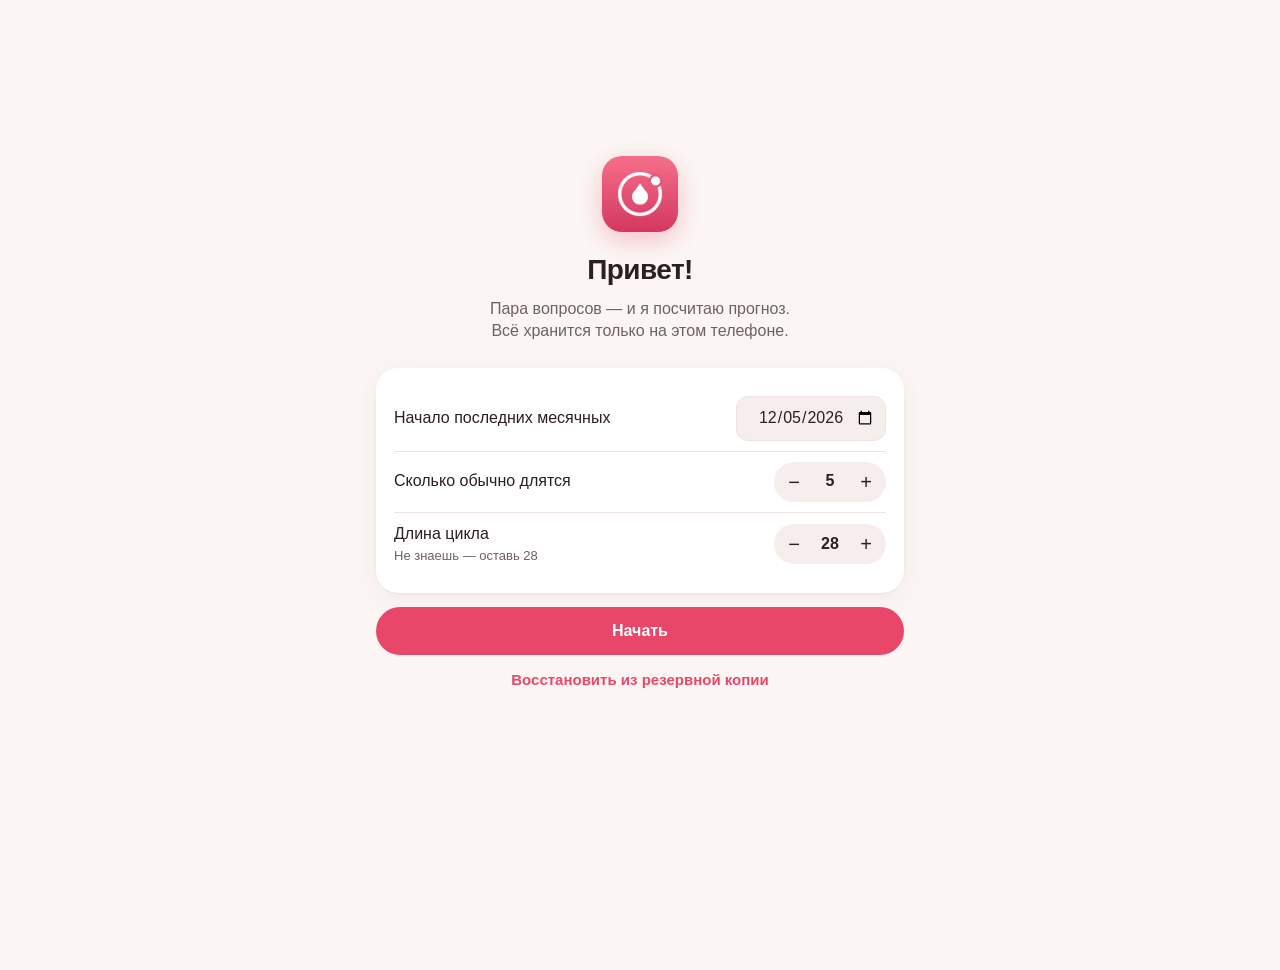
<file: index.html>
<!doctype html>
<html lang="ru">
<head>
<meta charset="utf-8">
<meta name="viewport" content="width=device-width, initial-scale=1, viewport-fit=cover, user-scalable=no">
<title>Цикл</title>
<meta name="description" content="Личный трекер цикла. Данные хранятся только на этом устройстве.">
<meta name="theme-color" content="#FBF6F4" media="(prefers-color-scheme: light)">
<meta name="theme-color" content="#151113" media="(prefers-color-scheme: dark)">
<meta name="apple-mobile-web-app-capable" content="yes">
<meta name="mobile-web-app-capable" content="yes">
<meta name="apple-mobile-web-app-status-bar-style" content="default">
<meta name="apple-mobile-web-app-title" content="Цикл">
<meta name="format-detection" content="telephone=no">
<link rel="apple-touch-icon" href="icons/apple-touch-icon.png">
<link rel="icon" type="image/png" href="icons/icon-192.png">
<link rel="manifest" href="manifest.webmanifest">
<link rel="stylesheet" href="style.css">
</head>
<body>
<div id="app">
  <main id="view"></main>
  <nav class="tabs" id="tabs">
    <button data-tab="today" class="on">
      <svg viewBox="0 0 24 24"><circle cx="12" cy="12" r="8.5"/><path d="M12 8.2c1.6 2 2.6 3.4 2.6 4.6a2.6 2.6 0 0 1-5.2 0c0-1.2 1-2.6 2.6-4.6z"/></svg>
      <span>Сегодня</span>
    </button>
    <button data-tab="cal">
      <svg viewBox="0 0 24 24"><rect x="3.5" y="5" width="17" height="15.5" rx="3"/><path d="M3.5 10h17M8 3v4M16 3v4"/></svg>
      <span>Календарь</span>
    </button>
    <button data-tab="stats">
      <svg viewBox="0 0 24 24"><path d="M5 20V12M10 20V6M15 20v-9M20 20V9"/></svg>
      <span>Статистика</span>
    </button>
    <button data-tab="set">
      <svg viewBox="0 0 24 24"><path d="M4 7h10M18 7h2M4 17h4M12 17h8"/><circle cx="16" cy="7" r="2"/><circle cx="10" cy="17" r="2"/></svg>
      <span>Настройки</span>
    </button>
  </nav>
</div>
<div id="sheet" class="sheet" hidden>
  <div class="sheet-bg" data-close></div>
  <div class="sheet-card" role="dialog" aria-modal="true">
    <div class="sheet-grab"></div>
    <div id="sheet-body"></div>
  </div>
</div>
<div id="lock" class="lock" hidden></div>
<div id="toast" class="toast"></div>
<input type="file" id="file" accept="application/json,.json" hidden>
<script src="sync.js"></script>
<script src="health.js"></script>
<script src="app.js"></script>
</body>
</html>
</file>
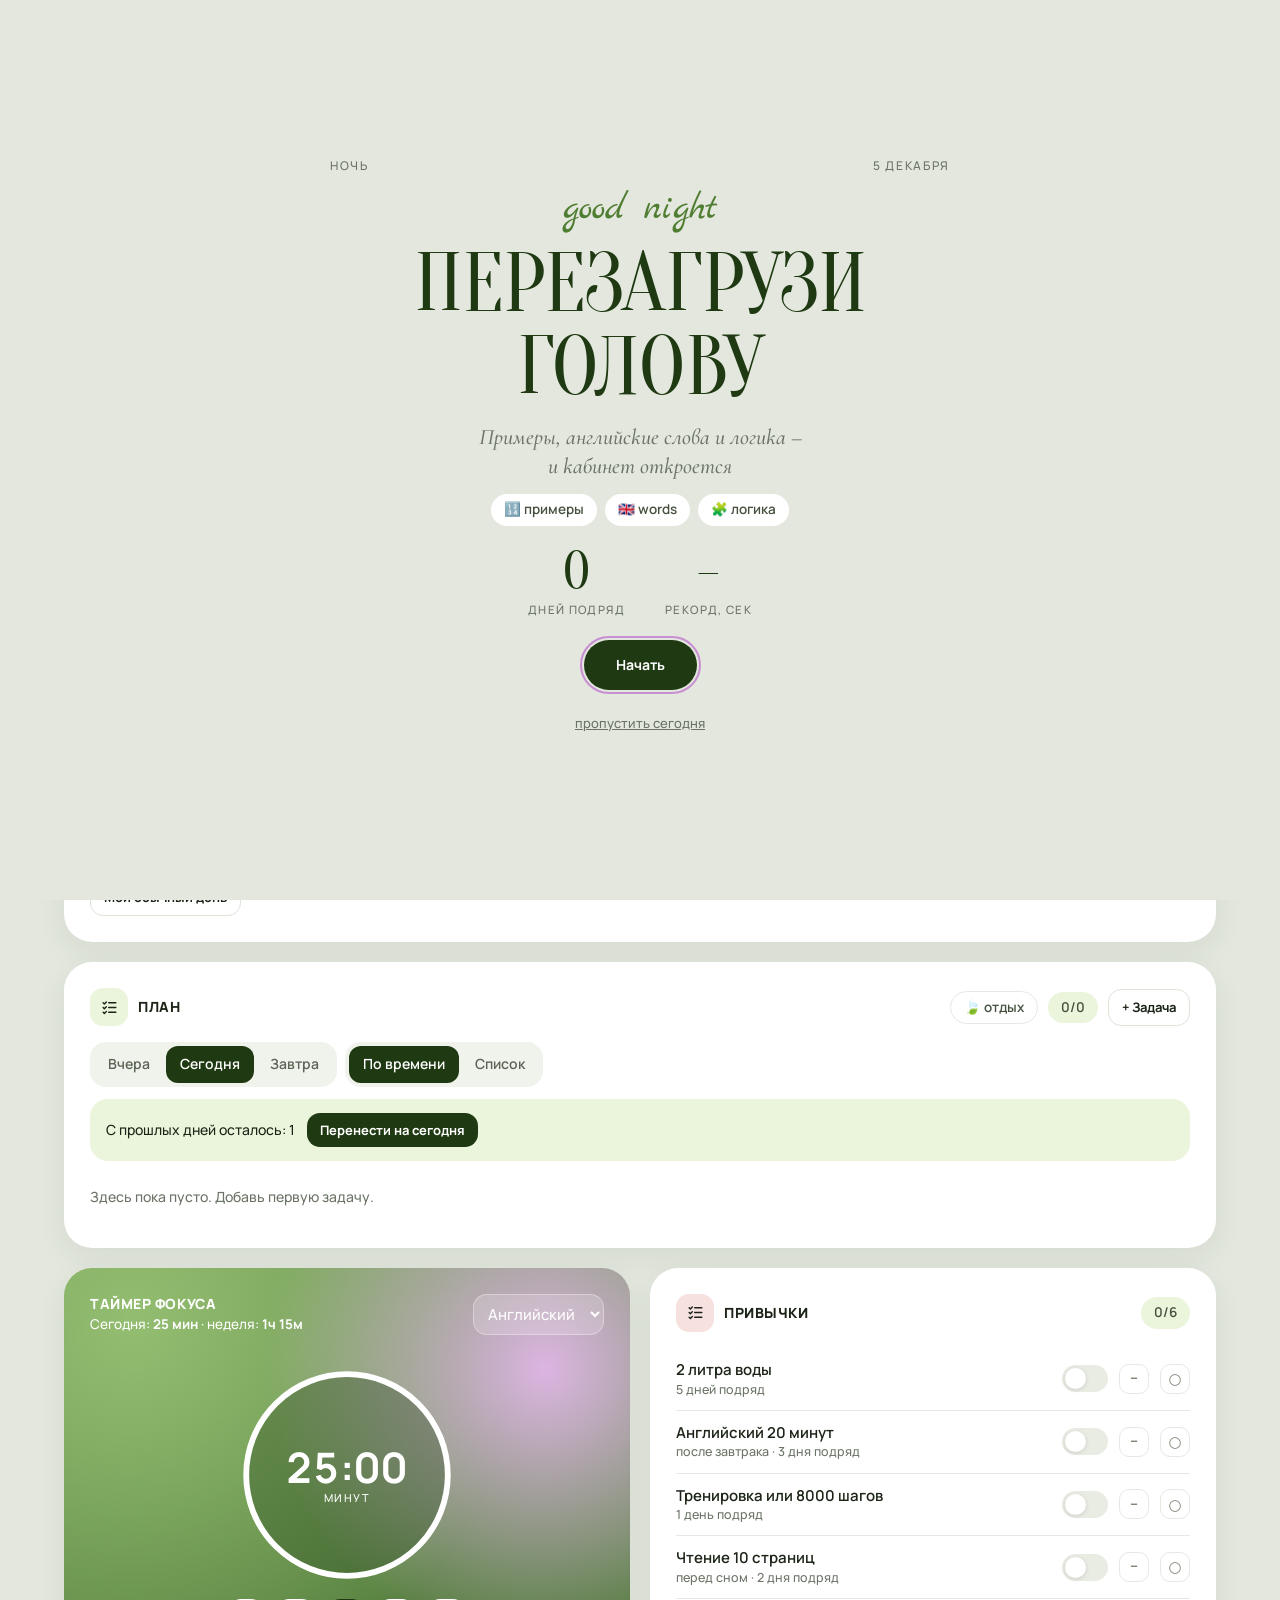
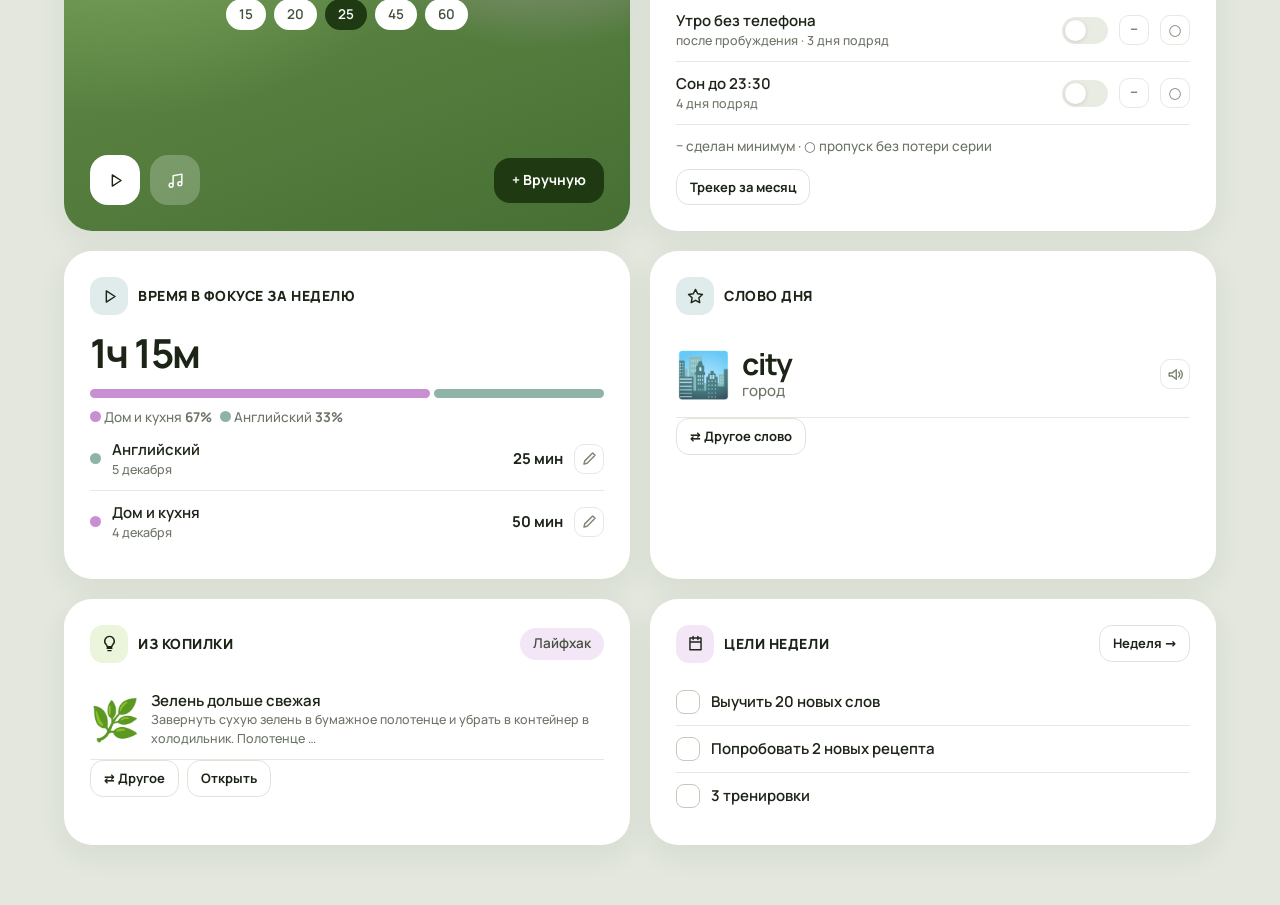
<file: kabinet/index.html>
<!doctype html>
<html lang="ru">
<head>
<meta charset="utf-8">
<meta name="viewport" content="width=device-width,initial-scale=1,viewport-fit=cover">
<meta name="robots" content="noindex,nofollow">
<meta name="theme-color" content="#E3E7DE">
<meta name="apple-mobile-web-app-capable" content="yes">
<meta name="mobile-web-app-capable" content="yes">
<meta name="apple-mobile-web-app-title" content="Дневник">
<title>Мой дневник</title>
<link rel="icon" href="[data-uri]"><link rel="apple-touch-icon" href="[data-uri]">
<style>
@font-face{font-family:'Manrope';font-style:normal;font-weight:400 800;font-display:swap;src:url([data-uri]) format('woff2');unicode-range:U+0301,U+0400-045F,U+0490-0491,U+04B0-04B1,U+2116}
@font-face{font-family:'Manrope';font-style:normal;font-weight:400 800;font-display:swap;src:url([data-uri]) format('woff2');unicode-range:U+0000-00FF,U+0131,U+0152-0153,U+02BB-02BC,U+02C6,U+02DA,U+02DC,U+2000-206F,U+20AC,U+2122,U+2191,U+2193,U+2212}
@font-face{font-family:'Oranienbaum';font-style:normal;font-weight:400;font-display:swap;src:url([data-uri]) format('woff2');unicode-range:U+0301,U+0400-045F,U+0490-0491,U+04B0-04B1,U+2116}
@font-face{font-family:'Oranienbaum';font-style:normal;font-weight:400;font-display:swap;src:url([data-uri]) format('woff2');unicode-range:U+0000-00FF,U+0131,U+0152-0153,U+02BB-02BC,U+02C6,U+02DA,U+02DC,U+2000-206F,U+20AC,U+2122,U+2191,U+2193,U+2212}
@font-face{font-family:'Marck Script';font-style:normal;font-weight:400;font-display:swap;src:url([data-uri]) format('woff2');unicode-range:U+0301,U+0400-045F,U+0490-0491,U+04B0-04B1,U+2116}
@font-face{font-family:'Marck Script';font-style:normal;font-weight:400;font-display:swap;src:url([data-uri]) format('woff2');unicode-range:U+0000-00FF,U+0131,U+0152-0153,U+02BB-02BC,U+02C6,U+02DA,U+02DC,U+2000-206F,U+20AC,U+2122,U+2191,U+2193,U+2212}
@font-face{font-family:'Cormorant Infant';font-style:italic;font-weight:500;font-display:swap;src:url([data-uri]) format('woff2');unicode-range:U+0301,U+0400-045F,U+0490-0491,U+04B0-04B1,U+2116}
@font-face{font-family:'Cormorant Infant';font-style:italic;font-weight:500;font-display:swap;src:url([data-uri]) format('woff2');unicode-range:U+0000-00FF,U+0131,U+0152-0153,U+02BB-02BC,U+02C6,U+02DA,U+02DC,U+2000-206F,U+20AC,U+2122,U+2191,U+2193,U+2212}
:root{--bg:#E3E7DE;--ink:#1c2417;--mut:#6b7466;--line:#e6e9e1;--soft:#f0f3ec;--dark:#1F3A12;--lil:#C98FD3;--lilS:#f3e6f6;--lime:#B6D98C;--limeS:#ebf5dc;--r:28px;--sh:0 10px 30px rgba(45,65,35,.07);--disp:Manrope,system-ui,sans-serif}
*{box-sizing:border-box}[hidden]{display:none!important}
html{-webkit-text-size-adjust:100%}
body{margin:0;background:var(--bg);color:var(--ink);font:500 15px/1.45 Manrope,system-ui,-apple-system,sans-serif;overflow-x:hidden}
button,input,select,textarea{font:inherit;color:inherit}
button{cursor:pointer;border:0;background:none;padding:0}
button:focus-visible,input:focus-visible,select:focus-visible,textarea:focus-visible,[tabindex]:focus-visible{outline:2px solid var(--lil);outline-offset:2px}
h1,h2,h3,p{margin:0}
h1{font:700 44px/1.08 var(--disp);letter-spacing:-.045em}
h2{font-size:14px;font-weight:800;letter-spacing:.04em;text-transform:uppercase}
h3{font-size:17px;font-weight:700;letter-spacing:-.02em}
svg.i{width:19px;height:19px;flex:none;fill:none;stroke:currentColor;stroke-width:1.8;stroke-linecap:round;stroke-linejoin:round}
.app{max-width:1200px;margin:0 auto;padding:24px 24px 60px}
.nav{display:flex;align-items:center;gap:4px;background:#fff;border-radius:24px;padding:9px;box-shadow:var(--sh);overflow-x:auto;scrollbar-width:none}
.nav::-webkit-scrollbar{display:none}
.logo{font:400 32px/1 'Marck Script',cursive;padding:0 14px 0 12px;white-space:nowrap;max-width:170px;overflow:hidden;text-overflow:ellipsis;flex:none}
.logo i{display:inline-block;width:7px;height:7px;border-radius:50%;background:var(--lil);margin-left:3px;vertical-align:14px}
.nav button{display:flex;align-items:center;gap:10px;padding:12px 15px;border-radius:17px;white-space:nowrap;font-weight:600;font-size:14.5px;flex:none;transition:.15s}
.nav button:hover{background:var(--soft)}.nav button.on{background:var(--dark);color:#fff}
.nav b{background:#dcb3e3;color:#3b1f41;border-radius:20px;padding:0 8px;font-size:12px}
.top{display:flex;gap:12px;margin:14px 0 26px;position:relative}
.sq{width:50px;height:50px;border-radius:18px;background:#fff;display:grid;place-items:center;flex:none;box-shadow:var(--sh)}
.sq.dk{background:var(--dark);color:#fff}
.search{flex:1;min-width:0;height:50px;border:0;border-radius:18px;background:#fff;padding:0 20px;box-shadow:var(--sh)}
.date{height:50px;border-radius:18px;background:#fff;padding:0 18px;display:flex;align-items:center;white-space:nowrap;font-weight:600;font-size:14px;box-shadow:var(--sh)}
.found{position:absolute;z-index:30;left:0;right:0;top:58px;background:#fff;border-radius:22px;padding:8px;box-shadow:0 20px 60px rgba(30,50,20,.2);max-height:60vh;overflow:auto}
.found button{display:flex;gap:10px;width:100%;text-align:left;padding:11px 14px;border-radius:14px}.found button:hover{background:var(--soft)}.found span{color:var(--mut);font-size:13px;margin-left:auto;white-space:nowrap}
.hi{margin-bottom:24px}.hi .bon{font:400 30px/1 'Marck Script',cursive;color:#649440;display:none}.hi p{color:var(--mut);max-width:680px;margin-top:8px;font-size:15.5px}
.journal{--disp:Oranienbaum,Georgia,serif}
.journal h1{font-weight:400;text-transform:uppercase;letter-spacing:-.01em;font-size:58px;color:var(--dark)}
.journal .hi .bon{display:block}.journal .hi p,.journal .catline{font:italic 500 21px/1.35 'Cormorant Infant',Georgia,serif}
.chips{display:flex;flex-wrap:wrap;gap:8px}.hi .chips{margin-top:12px}
.chip{display:inline-flex;align-items:center;gap:6px;background:#fff;border-radius:20px;padding:6px 13px;font-size:13.5px;font-weight:600;color:#46503f}
.chip.l{background:var(--lilS)}.chip.b{background:#e3f0f1}.chip.g{background:var(--limeS)}.chip.o{border:1px solid var(--line)}.chip.on{background:var(--dark);color:#fff;border-color:var(--dark)}
button.chip:hover{filter:brightness(.97)}
.grid{display:grid;grid-template-columns:repeat(2,minmax(0,1fr));gap:20px;align-items:stretch}
.wide{grid-column:1/-1}.g3{grid-template-columns:repeat(3,minmax(0,1fr))}
.card{background:#fff;border-radius:var(--r);padding:26px;box-shadow:var(--sh);min-width:0}
.hd{display:flex;align-items:center;gap:10px;margin-bottom:16px;flex-wrap:wrap}.hd .sp{margin-left:auto}.hd .ic{width:38px;height:38px;border-radius:13px;background:var(--limeS);display:grid;place-items:center}.hd .ic.l{background:var(--lilS)}.hd .ic.r{background:#f6e1df}.hd .ic.b{background:#dfeceb}
.mut{color:var(--mut);font-size:13.5px}.lab{color:var(--mut);font-size:12.5px;letter-spacing:.06em;text-transform:uppercase;margin:16px 0 8px;font-weight:600}
.btn{display:inline-flex;align-items:center;justify-content:center;gap:8px;background:var(--dark);color:#fff;border-radius:16px;padding:12px 18px;font-weight:700;font-size:14px}.btn:hover{background:#2b4e1b}
.btn.s{background:#fff;color:var(--ink);border:1px solid #dfe4d9}.btn.s:hover{background:var(--soft)}.btn.m{padding:8px 13px;border-radius:13px;font-size:13px}.btn.red{background:#fbe9e7;color:#8c2f25}
.inp{width:100%;background:var(--soft);border:1px solid transparent;border-radius:16px;padding:13px 16px;outline-offset:0}
.inp:focus{background:#fff;border-color:var(--lime)}textarea.inp{min-height:110px;resize:vertical}
.scale{display:flex;gap:8px}.scale button{flex:1;max-width:72px;height:44px;border-radius:14px;background:var(--soft);border:1px solid var(--line);font-weight:800}.scale button.on{background:var(--dark);color:#fff}
.seg{display:inline-flex;flex-wrap:wrap;background:var(--soft);border-radius:16px;padding:4px;gap:2px}.seg button{padding:8px 14px;border-radius:12px;font-weight:600;font-size:14px;color:#5b6455}.seg button.on{background:var(--dark);color:#fff}
.row{display:flex;align-items:center;gap:11px;padding:11px 0;border-bottom:1px solid var(--line)}.row:last-child{border:0}.row .t{flex:1;min-width:0;overflow-wrap:anywhere;font-weight:600;text-align:left}.row .t small{display:block;color:var(--mut);font-weight:500;font-size:12.5px}
.done>.t,.done .tt{text-decoration:line-through;opacity:.5}
.ck{width:24px;height:24px;border-radius:8px;border:1.6px solid #c3cbbb;flex:none;display:grid;place-items:center;color:#fff;font-size:14px;background:#fff}.ck.on{background:var(--dark);border-color:var(--dark)}.ck.on:after{content:'✓'}
.sw{width:46px;height:27px;border-radius:20px;background:#e8ece3;position:relative;flex:none;transition:.2s}.sw:after{content:'';position:absolute;width:21px;height:21px;border-radius:50%;background:#fff;left:3px;top:3px;transition:.2s;box-shadow:0 1px 4px #0002}.sw.on{background:var(--dark)}.sw.on:after{left:22px;background:#dfb4e8}
.mini{width:30px;height:30px;border-radius:10px;border:1px solid var(--line);display:grid;place-items:center;color:#7d8776;flex:none;font-weight:700;background:#fff}.mini:hover{background:var(--soft)}.mini.on{background:var(--lilS);color:#6a2f75;border-color:var(--lil)}
.dot{width:11px;height:11px;border-radius:50%;flex:none;display:inline-block}
.slot{display:grid;grid-template-columns:52px 1fr;gap:10px;margin-bottom:10px}.slot>span{color:var(--mut);font-size:13.5px;padding-top:12px;font-variant-numeric:tabular-nums}
.task{border:1px solid var(--line);border-left:3px solid #8db76a;border-radius:16px;padding:12px 14px;display:flex;gap:11px}.task .t{flex:1;min-width:0;overflow-wrap:anywhere}.task .tt{font-weight:700;text-align:left}.task .chips{margin-top:8px;gap:5px}.task .chip{font-size:12px;padding:3px 10px;background:var(--soft);font-weight:600}.task.done{opacity:.75}
.free{color:var(--mut);font-size:13px;border-top:1px dashed #d8ddd2;padding:7px 0 12px 62px}
.timer{background:radial-gradient(circle at 85% 18%,#dcb5e2 0,transparent 42%),radial-gradient(circle at 12% 10%,#93bd70 0,transparent 55%),linear-gradient(160deg,#6f9a52,#476f34);color:#fff;display:flex;flex-direction:column}.timer .mut{color:#fff}.timer select{background:#ffffff2e;border:1px solid #ffffff55;border-radius:14px;padding:8px 10px;color:#fff;max-width:150px}.timer option{color:#222}
.ring{position:relative;width:224px;height:224px;margin:12px auto;flex:none}.ring svg{width:100%;height:100%;transform:rotate(-90deg)}.ring div{position:absolute;inset:0;display:flex;flex-direction:column;align-items:center;justify-content:center}.ring b{font-size:42px;letter-spacing:.02em;font-variant-numeric:tabular-nums;line-height:1.1}.ring small{letter-spacing:.14em;font-size:11px}
.tb{display:flex;gap:10px;margin-top:auto;align-items:center}.tb .sq{box-shadow:none;background:#ffffff3a;color:#fff}.tb .sq.w{background:#fff;color:var(--ink)}
.bar{display:flex;gap:4px;height:9px;margin:14px 0 10px}.bar i{border-radius:9px;min-width:4px}
.big{font-size:40px;font-weight:700;letter-spacing:-.04em;line-height:1.1}
.hero{border-radius:var(--r);padding:32px;color:#fff;background:radial-gradient(circle at 92% 0,#d9a8e2 0,transparent 55%),linear-gradient(115deg,#34591f,#5e8843 48%,#b17fbc);box-shadow:var(--sh);margin-bottom:20px;display:flex;justify-content:space-between;align-items:flex-end;gap:24px;flex-wrap:wrap;min-height:176px}.hero h1{color:#fff}.hero p{margin-top:8px;max-width:480px}
.stats{display:flex;gap:30px;flex-wrap:wrap}.stats b{display:block;font-size:38px;line-height:1.1;letter-spacing:-.04em}.stats span{font-size:13px}
.track{position:relative;height:104px;border-bottom:2px dashed #d5dacf;margin:10px 0 14px}.cat{position:absolute;bottom:-5px;height:98px;transition:left 1s cubic-bezier(.3,1.3,.5,1);mix-blend-mode:multiply}.yarn{position:absolute;right:0;bottom:-4px;height:46px;mix-blend-mode:multiply}.happy{animation:hop .6s 3}@keyframes hop{50%{transform:translateY(-12px)}}
.scroll{overflow-x:auto;margin:0 -6px;padding:0 6px 6px}
.hab{border-collapse:separate;border-spacing:4px;font-size:12px}.hab th{font-weight:600;color:var(--mut);min-width:25px}.hab th.now{color:var(--dark);font-weight:800}.hab td:first-child,.hab th:first-child{position:sticky;left:0;background:#fff;text-align:left;min-width:142px;max-width:170px;font-weight:600;font-size:13.5px;z-index:1;padding-right:8px}.cell{width:25px;height:25px;border-radius:8px;background:var(--soft);display:block;font-size:11px}.cell.y{background:var(--dark)}.cell.m{background:var(--lime)}.cell.s{background:#e6c6eb}.cell:disabled{opacity:.4;cursor:default}
.cal{display:grid;grid-template-columns:repeat(7,minmax(0,1fr));gap:6px}.cal .w{text-align:center;font-size:11.5px;color:var(--mut);text-transform:uppercase}.cal .d{border:1px solid var(--line);border-radius:14px;min-height:88px;padding:8px;min-width:0;font-size:13px;font-weight:700}.cal .d.now{border:2px solid #6f9d4c}.cal .d>.n{width:100%;display:flex;justify-content:space-between}.cal .d .p{display:block;width:100%;margin-top:4px;border-radius:8px;padding:2px 6px;font-size:11px;white-space:nowrap;overflow:hidden;text-overflow:ellipsis;text-align:left}
.rings .d,.cyc .d{min-height:0;border:0;padding:0;text-align:center;display:grid;place-items:center}.rings .d span,.cyc .d button{width:36px;height:36px;display:grid;place-items:center;border-radius:50%;max-width:100%}.rings .c span{border:3px solid #7cab57}.rings .now span,.cyc .now button{background:var(--limeS)}.cyc .ph0 button{background:#f2b8bd}.cyc .ph1 button{background:#e8f3d8}.cyc .ph2 button{background:#dcb5e2}.cyc .ph3 button{background:#f4ecd9}.cyc .now button{outline:2px solid var(--dark)}
.ig{background:#f1dff5}.yt{background:#f8dcd6}.tg{background:#e2f0d2}
.week{display:grid;grid-template-columns:repeat(7,minmax(0,1fr));gap:12px}.week .card{padding:16px 13px;border-radius:22px}.week .now{outline:2px solid #8db76a}.week .row{gap:7px;padding:8px 0;font-size:13px;align-items:flex-start}.week .ck{width:20px;height:20px;font-size:11px;border-radius:6px}
.txt{font-size:17px;line-height:1.95;overflow-wrap:anywhere;white-space:pre-wrap}.txt span{cursor:pointer;border-radius:5px}.txt .k{border-bottom:2px solid #78a955}.txt .new{background:var(--lilS)}.gap{width:118px;border:0;border-bottom:2px solid var(--lil);background:var(--soft);border-radius:8px;padding:1px 8px;font-size:16px}.gap.ok{background:var(--limeS);border-color:#78a955}.gap.no{background:#fbe0dc;border-color:#c5523f}
.flash{min-height:230px;border-radius:24px;background:linear-gradient(140deg,var(--limeS),var(--lilS));display:flex;flex-direction:column;align-items:center;justify-content:center;gap:8px;padding:20px;text-align:center;width:100%}.flash em{font-style:normal;font-size:54px;line-height:1}.flash b{font-size:30px;letter-spacing:-.03em}
.note{background:var(--limeS);border-radius:18px;padding:14px 16px;font-size:14px;margin-top:14px}
.pb{height:8px;border-radius:8px;background:var(--soft);overflow:hidden;margin-top:6px}.pb i{display:block;height:100%;background:var(--lil);border-radius:8px}
.ov{position:fixed;inset:0;background:#1f3a1255;z-index:50;display:grid;place-items:center;padding:16px;overflow:auto}.modal{background:#fff;border-radius:var(--r);padding:28px;width:min(500px,100%);max-height:calc(100dvh - 32px);overflow:auto}.modal h3{font-size:23px;margin-bottom:16px}.modal label{display:block;margin-bottom:12px;font-size:13px;color:var(--mut)}.modal label .inp{margin-top:4px;color:var(--ink)}.modal .btns{display:flex;gap:8px;flex-wrap:wrap;margin-top:18px}
.toast{position:fixed;left:50%;bottom:100px;transform:translateX(-50%);background:var(--dark);color:#fff;border-radius:18px;padding:12px 20px;z-index:70;font-weight:600;max-width:90vw}
.cf{position:fixed;top:-20px;width:10px;height:16px;border-radius:3px;z-index:60;pointer-events:none;animation:fall 2.6s ease-in forwards}@keyframes fall{to{transform:translateY(110vh) rotate(700deg)}}
.empty{color:var(--mut);padding:14px 0;font-size:14px}
@media(min-width:861px){.side .app{max-width:1360px;display:grid;grid-template-columns:238px minmax(0,1fr);column-gap:22px}.side .nav{flex-direction:column;align-items:stretch;position:sticky;top:24px;height:calc(100vh - 48px);overflow:auto;border-radius:var(--r);padding:18px 14px}.side .logo{padding:10px 12px 22px}.side .nav b{margin-left:auto}.side .top{margin-top:0}}
@media(max-width:1060px){.week{grid-template-columns:repeat(2,minmax(0,1fr))}}
@media(max-width:860px){.app{padding:14px 14px calc(110px + env(safe-area-inset-bottom))}.nav{position:fixed;z-index:40;left:10px;right:10px;bottom:calc(10px + env(safe-area-inset-bottom));box-shadow:0 10px 40px #1f3a1233;padding:6px}.logo{display:none}.nav button{flex-direction:column;gap:3px;font-size:11px;padding:9px 12px;position:relative;min-width:70px}.nav b{position:absolute;top:3px;right:8px;font-size:10px;padding:0 5px}.grid,.g3{grid-template-columns:minmax(0,1fr);gap:14px}.card{padding:20px}.date{display:none}h1{font-size:34px}.journal h1{font-size:39px}.hero{padding:24px;min-height:150px}.stats{gap:20px}.stats b{font-size:30px}.top .sq:first-child{display:none}.top{gap:8px;margin-top:0}.cal{gap:3px}.cal .d{min-height:62px;padding:4px;font-size:12px}.cal .d .p{padding:1px 3px;font-size:9px}.search{padding:0 14px}.two{grid-template-columns:minmax(0,1fr)!important}.inp,.search,select{font-size:16px}.toast{bottom:120px}}
@media(max-width:520px){.week{grid-template-columns:minmax(0,1fr)}.rings .d span,.cyc .d button{width:32px;height:32px}}
@media(prefers-reduced-motion:reduce){*{animation:none!important;transition:none!important}}
.rings .d.now,.cyc .d.now{border:0}
.hero{background:radial-gradient(circle at 96% 0,#b580c1 0,transparent 55%),linear-gradient(115deg,#2f541b,#4d7637 48%,#86598f)}
@media(min-width:861px){body:not(.side) .nav{justify-content:space-between;gap:0}body:not(.side) .nav button{padding:12px 11px;gap:7px;font-size:14px}body:not(.side) .logo{font-size:28px;max-width:130px}}
@media(max-width:860px){.rings .d,.cyc .d{min-height:40px}.hd .btn.m{padding:8px 11px}}
.hab td:first-child,.hab th:first-child{box-shadow:-12px 0 0 #fff}
.bk{display:flex;flex-direction:column;gap:4px}.bk .hd{margin-bottom:8px;flex-wrap:nowrap}.bt{text-align:left;margin-bottom:14px;overflow-wrap:anywhere}.bt p{margin-top:5px}
.modal .ing{display:flex;gap:10px;padding:7px 0;font-size:15px;color:var(--ink);margin:0;border-bottom:1px solid var(--line)}.ing input{accent-color:var(--dark);width:18px;height:18px;flex:none}.ing input:checked+span{text-decoration:line-through;opacity:.5}.modal ol{margin:0;padding-left:22px}.modal li{margin-bottom:6px}.modal a{color:var(--dark);font-weight:700}
fieldset{border:0;padding:0;margin:0 0 12px;display:flex;gap:6px;flex-wrap:wrap}legend{font-size:13px;color:var(--mut);margin-bottom:5px}.modal .wd{margin:0;position:relative}.wd input{position:absolute;opacity:0;inset:0}.wd span{display:grid;place-items:center;width:46px;height:40px;border-radius:13px;background:var(--soft);font-weight:700;font-size:14px;color:var(--ink);cursor:pointer}.wd input:checked+span{background:var(--dark);color:#fff}.wd input:focus-visible+span{outline:2px solid var(--lil)}
.rws{display:grid;grid-template-columns:repeat(auto-fill,minmax(225px,1fr));gap:16px;margin-bottom:26px;align-items:stretch}.rw{padding:14px;display:flex;flex-direction:column;gap:8px}.rw .ph{height:190px;border-radius:18px;background:var(--soft);overflow:hidden;display:grid;place-items:center;place-content:center;width:100%}.rw .ph img{width:100%;height:190px;object-fit:cover}.rw .ph span{font-size:60px;line-height:1.2}.rw .ph small{color:var(--mut)}.rw h3{overflow-wrap:anywhere}.pr{display:flex;justify-content:space-between}.pr a{color:var(--mut);font-size:13px}.rw .act{margin-top:auto;flex-wrap:nowrap}.rw .act .btn{flex:1;white-space:nowrap}.rw .chips{gap:5px}.rw .chip{padding:5px 10px;font-size:13px}.how{margin:0;padding-left:22px}.how li{margin-bottom:8px}.pv{max-width:140px;max-height:140px;border-radius:14px;display:block;margin-bottom:8px}.modal [data-prev]{margin-bottom:12px}
#gate{position:fixed;inset:0;z-index:48;background:var(--bg);overflow:auto;display:flex;padding:24px 18px}.gi{margin:auto;width:min(620px,100%);display:flex;flex-direction:column;align-items:center;text-align:center;gap:14px}.gt{display:flex;justify-content:space-between;width:100%;font-size:12px;letter-spacing:.14em;text-transform:uppercase;color:var(--mut)}.gs{font:400 38px/1.1 'Marck Script',cursive;color:#4f7d31}#gate h1{font:400 84px/.98 Oranienbaum,Georgia,serif;text-transform:uppercase;letter-spacing:-.01em;color:var(--dark)}.gp{font:italic 500 22px/1.3 'Cormorant Infant',Georgia,serif;color:var(--mut);max-width:330px}.gi .chips{justify-content:center}.gn{display:flex;gap:40px;margin:6px 0}.gn b{display:block;font:400 52px/1 Oranienbaum,Georgia,serif;color:var(--dark)}.gn span{font-size:11.5px;letter-spacing:.12em;text-transform:uppercase;color:var(--mut)}.gi>.btn{padding:15px 32px;border-radius:26px}.gk{color:var(--mut);font-size:13px;text-decoration:underline;padding:10px}.gb{display:flex;gap:6px}.gb i{width:26px;height:6px;border-radius:6px;background:#cdd4c6}.gb .y{background:#6f9d4c}.gb .n{background:var(--lil)}.gq{font:400 72px/1.1 Oranienbaum,Georgia,serif;color:var(--dark);overflow-wrap:anywhere}.gq.sm{font-size:34px;line-height:1.25}.gf{display:flex;gap:10px;width:min(380px,100%)}.gf .inp{background:#fff;text-align:center;font-size:24px;font-weight:700;min-width:0}.no{border-color:#c5523f!important;background:#fbe0dc!important}.go{display:grid;grid-template-columns:1fr 1fr;gap:10px;width:100%}.go .btn{min-height:60px;font-size:16px;overflow-wrap:anywhere}.ge{min-height:22px;color:#8c2f25;font-weight:600}
@media(max-width:860px){#gate h1{font-size:52px}.gq{font-size:54px}.gq.sm{font-size:27px}.gn{gap:26px}.gn b{font-size:42px}}
.gh{display:flex;gap:5px;align-items:flex-end;height:58px}.gh i{width:13px;border-radius:4px;background:#B6D98C}.gh i.n{background:var(--dark)}.gp small{font-size:17px}
.cyf{padding:0;overflow:hidden}.cyf iframe{display:block;width:100%;height:min(860px,82dvh);border:0}
/* Здоровье: тело и цикл */
.big small{font-size:15px;font-weight:600;letter-spacing:0;color:var(--mut)}
.two2{display:grid;grid-template-columns:repeat(2,minmax(0,1fr));gap:12px}
.hch{display:block;width:100%;height:auto;margin-top:14px;overflow:visible}.hch text{font-size:10px;fill:var(--mut)}
.mac{display:grid;grid-template-columns:78px 1fr 58px;align-items:center;gap:10px;margin-top:10px;font-size:13.5px}.mac>div{height:9px;border-radius:9px;background:var(--soft);overflow:hidden}.mac i{display:block;height:100%;border-radius:9px}.mac b{text-align:right}
.hb{display:grid;grid-template-columns:repeat(7,minmax(0,1fr));gap:6px;align-items:end}.hb>div{display:flex;flex-direction:column;align-items:center;gap:4px;min-width:0}.hb>div:before{content:'';display:block;height:0}.hb i{display:block;width:100%;max-width:34px;background:#dfe6d6;border-radius:8px 8px 4px 4px;align-self:center}.hb i.ok{background:var(--lime)}.hb>div{height:112px;justify-content:flex-end}.hb b{font-size:11.5px}.hb span{font-size:11px;color:var(--mut)}
.tw{overflow-x:auto;margin-top:14px}.btab{width:100%;border-collapse:collapse;font-size:14px;min-width:520px}.btab th{text-align:left;font-size:12px;color:var(--mut);font-weight:600;text-transform:uppercase;letter-spacing:.04em;padding:6px 8px}.btab td{padding:9px 8px;border-top:1px solid var(--line);font-weight:600;white-space:nowrap}.btab small{display:block;font-size:11px;font-weight:600}.btab .dn{color:#4f8a2c}.btab .up{color:#a05a4e}
.due{color:#8c2f25}
.kv{display:grid;grid-template-columns:repeat(4,minmax(0,1fr));gap:12px}.kv>div{background:var(--soft);border-radius:18px;padding:14px 16px}.kv b{display:block;font-size:19px;letter-spacing:-.02em}.kv span{color:var(--mut);font-size:12.5px}
.cyr{display:grid;grid-template-columns:62px 1fr 90px;align-items:center;gap:10px;margin-top:9px;font-size:13.5px}.cyr>div{display:flex;height:12px;border-radius:9px;background:var(--soft);overflow:hidden}.cyr i{display:block;height:100%;background:#e8f3d8}.cyr i.p{background:#f2b8bd}.cyr b{text-align:right;font-size:13px}
.cyc .t-period button{background:#f2b8bd}.cyc .t-pred button{background:#fdf0f1;box-shadow:inset 0 0 0 1.5px #e9a2aa}.cyc .t-fert button{background:#f3e6f6}.cyc .t-ovu button{background:#c98fd3;color:#fff}
.cyc .d button{position:relative}.cyc .d button i{position:absolute;bottom:3px;left:50%;width:5px;height:5px;margin-left:-2.5px;border-radius:50%;background:var(--dark)}.cyc .d button:disabled{opacity:.55;cursor:default}
.dot.pr{background:#fdf0f1;box-shadow:inset 0 0 0 1.5px #e9a2aa}
.cdm .chips{gap:6px}.cdm .chip{padding:7px 12px}.hraw{white-space:pre-wrap;background:var(--soft);border-radius:12px;padding:10px;font-size:12px;overflow:auto}
.hhelp p{margin:10px 0}.hhelp code,.modal code{background:var(--soft);border-radius:7px;padding:2px 7px;font-weight:700;font-size:13px}
@media(max-width:860px){.kv{grid-template-columns:repeat(2,minmax(0,1fr))}.cyr{grid-template-columns:54px 1fr 80px}}
.cleg span{white-space:nowrap}
</style>
</head>
<body>
<div class="app"><nav class="nav" id="nav" aria-label="Разделы"></nav><div><div class="top"><button class="sq" id="bs" aria-label="Искать" onclick="document.getElementById('q').focus()"></button><input class="search" id="q" type="search" autocomplete="off" aria-label="Поиск" placeholder="Поиск: рецепты, лайфхаки, слова, задачи"><div class="date" id="date"></div><button class="sq" id="bg" data-a="settings" aria-label="Настройки"></button><button class="sq dk" id="bp" data-a="quick" aria-label="Добавить"></button><div class="found" id="found" hidden></div></div><main id="main"></main></div></div>
<input type="file" id="file" accept=".json,application/json" hidden>
<script>
'use strict';
/* Общие записи на всех устройствах: личная база Supabase, вход по почте и паролю.
   Ключ ниже публичный: без входа он не открывает ни одной записи (правила доступа стоят в самой базе). */
const Sync = (() => {
  const URL_ = 'https://encpauvtfctzxtjkhgyi.supabase.co', KEY_ = 'sb_publishable_B6JevZAysqE4RdcGN9t-RQ_-CoukiOJ', AUTH = 'kab.auth';
  const docs = {}, dirty = new Set(), CB = new Set();
  let state = 'off', err = '', timer = null, running = false, again = false, lastPull = 0;
  const embedded = (() => { try { return window.top !== window; } catch (e) { return true; } })();
  const canon = v => Array.isArray(v) ? '[' + v.map(canon).join(',') + ']' : v && typeof v === 'object' ? '{' + Object.keys(v).filter(k => v[k] !== undefined).sort().map(k => JSON.stringify(k) + ':' + canon(v[k])).join(',') + '}' : JSON.stringify(v === undefined ? null : v);
  const eq = (a, b) => (a === undefined) === (b === undefined) && canon(a) === canon(b), copy = v => v === undefined ? undefined : JSON.parse(JSON.stringify(v));
  const isO = v => !!v && typeof v === 'object' && !Array.isArray(v), hasId = a => Array.isArray(a) && a.every(x => isO(x) && x.id != null);
  /* трёхстороннее слияние: base – что было при прошлой синхронизации */
  function merge(base, mine, theirs) {
    if (eq(mine, theirs)) return copy(mine);
    if (base !== undefined && eq(mine, base)) return copy(theirs);
    if (base !== undefined && eq(theirs, base)) return copy(mine);
    if (isO(mine) && isO(theirs)) {
      const b = isO(base) ? base : {}, o = {};
      for (const k of new Set([...Object.keys(theirs), ...Object.keys(mine)])) {
        if (k === '__proto__') continue;
        const v = part(b[k], mine[k], theirs[k]);
        if (v !== undefined) o[k] = v;
      }
      return o;
    }
    if (hasId(mine) && hasId(theirs) && (mine.length || theirs.length)) {
      const M = a => new Map((hasId(a) ? a : []).map(x => [String(x.id), x])), B = M(base), L = M(mine), R = M(theirs), out = [];
      for (const id of new Set([...R.keys(), ...L.keys()])) { const v = part(B.get(id), L.get(id), R.get(id)); if (v !== undefined) out.push(v); }
      return out;
    }
    return copy(mine === undefined ? theirs : mine);
  }
  function part(b, l, r) {
    if (l === undefined && r === undefined) return undefined;
    if (l === undefined) return b !== undefined && eq(r, b) ? undefined : copy(r);   // удалено здесь и не менялось там
    if (r === undefined) return b !== undefined && eq(l, b) ? undefined : copy(l);   // удалено там и не менялось здесь
    return merge(b, l, r);
  }
  /* прошлое состояние лежит в IndexedDB, чтобы не занимать место записей */
  let dbp;
  const db = () => dbp ||= new Promise((ok, no) => { const r = indexedDB.open('kab-sync', 1); r.onupgradeneeded = () => r.result.createObjectStore('kv'); r.onsuccess = () => ok(r.result); r.onerror = () => no(r.error); });
  const kv = (mode, fn) => db().then(d => new Promise((ok, no) => { const t = d.transaction('kv', mode), q = fn(t.objectStore('kv')); t.oncomplete = () => ok(q && q.result); t.onerror = t.onabort = () => no(t.error); }));
  const getBase = k => kv('readonly', s => s.get(k)), setBase = (k, v) => kv('readwrite', s => s.put(v, k));
  const auth = () => { try { const a = JSON.parse(localStorage.getItem(AUTH)); return a && a.refresh ? a : null; } catch (e) { return null; } };
  function set(st, e = '') { state = st; err = e; CB.forEach(f => { try { f(); } catch (x) {} }); }
  function keep(j) { const a = { access: j.access_token, refresh: j.refresh_token, exp: Date.now() + (j.expires_in || 3600) * 1000, uid: j.user?.id || '', email: j.user?.email || '' }; localStorage.setItem(AUTH, JSON.stringify(a)); return a; }
  async function call(path, opt = {}, token) {
    const c = new AbortController(), t = setTimeout(() => c.abort(), 25000);
    try { return await fetch(URL_ + path, { ...opt, signal: c.signal, cache: 'no-store', headers: { apikey: KEY_, 'Content-Type': 'application/json', ...(token ? { Authorization: 'Bearer ' + token } : {}), ...opt.headers } }); }
    finally { clearTimeout(t); }
  }
  async function token() {
    const a = auth();
    if (!a) throw new Error('signedout');
    if (a.exp - Date.now() > 90000) return a.access;
    const r = await call('/auth/v1/token?grant_type=refresh_token', { method: 'POST', body: JSON.stringify({ refresh_token: a.refresh }) });
    if (r.status >= 400 && r.status < 500 && r.status !== 429) { localStorage.removeItem(AUTH); throw new Error('expired'); }
    if (!r.ok) throw new Error('net');
    return keep(await r.json()).access;
  }
  async function rest(q, opt, t) {
    const r = await call('/rest/v1/docs' + q, opt, t);
    if (r.status === 409) return { conflict: true };
    if (!r.ok) throw new Error('db' + r.status);
    const x = await r.text();
    return x ? JSON.parse(x) : [];
  }
  const rep = { headers: { Prefer: 'return=representation' } };
  async function one(name, t, uid) {
    const D = docs[name], bk = uid + ':' + name;
    for (let n = 0; n < 5; n++) {
      const row = (await rest(`?key=eq.${name}&select=data`, {}, t))[0], remote = row?.data?.d, rv = row?.data?.v;
      if (D.ready && !D.ready()) { again = true; return; }
      const base = await getBase(bk);
      if (D.ready && !D.ready()) { again = true; return; }
      const local = D.get();
      if (remote !== undefined && D.max && remote.v > D.max) throw new Error('old');
      let next;
      if (remote === undefined) { if (local == null) return; next = copy(local); }
      else if (local == null) next = copy(remote);
      else if (base === undefined) {
        if (eq(local, remote)) next = copy(remote);
        else { const how = D.first ? D.choice : 'merge'; if (!how) { set('choose'); throw new Error('choose'); } next = how === 'cloud' ? copy(remote) : how === 'mine' ? copy(local) : merge(undefined, remote, local); }
        if (D.choice === 'cloud') D.backup?.();
      } else next = merge(base, local, remote);
      if (remote !== undefined && eq(next, remote)) {
        if (!eq(next, local)) D.apply(next);
        D.choice = null; await setBase(bk, next); return;
      }
      const v = crypto.randomUUID ? crypto.randomUUID() : Date.now() + '-' + Math.random(), body = { key: name, data: { v, d: next }, updated_at: new Date().toISOString() };
      const before = canon(local);
      const res = row ? await rest(`?key=eq.${name}&data->>v=eq.${encodeURIComponent(rv)}`, { method: 'PATCH', body: JSON.stringify(body), ...rep }, t) : await rest('', { method: 'POST', body: JSON.stringify(body), ...rep }, t);
      if (res.conflict || !res.length) continue;                      // другое устройство успело раньше
      const now = D.get();
      if (now != null && canon(now) !== before) {                     // пока отправляли, здесь появилось новое
        if (!(D.ready && !D.ready())) D.apply(merge(local ?? {}, now, next)); else { await setBase(bk, local ?? next); D.choice = null; again = true; return; }
        again = true;
      } else if (!eq(next, local)) { if (D.ready && !D.ready()) { again = true; if (local != null) await setBase(bk, local); D.choice = null; return; } D.apply(next); }
      D.choice = null; await setBase(bk, next); return;
    }
    again = true;
  }
  const lock = fn => navigator.locks ? navigator.locks.request('kab-sync', fn) : fn();
  async function run() {
    if (embedded || !auth()) return;
    if (running) { again = true; return; }
    running = true; again = false; clearTimeout(timer); timer = null; set('busy');
    try {
      await lock(async () => { const t = await token(), uid = auth().uid; for (const n in docs) { dirty.delete(n); try { await one(n, t, uid); } catch (e) { dirty.add(n); throw e; } } });
      lastPull = Date.now(); set('ok');
    } catch (e) {
      const m = String(e?.message);
      if (m === 'choose') set('choose'); else if (m === 'expired' || m === 'signedout') set('off', m === 'expired' ? 'Вход устарел, войди ещё раз' : ''); else if (m === 'old') set('err', 'На другом устройстве версия новее: обнови страницу'); else if (/^db4/.test(m)) set('err', 'База не приняла записи (' + m + ')'); else set('err', 'Нет связи, записи сохранены здесь');
    }
    running = false;
    if (state === 'err') plan(30000); else if (again && state === 'ok') plan(1500);
  }
  function plan(ms) { if (embedded || !auth()) return; clearTimeout(timer); timer = setTimeout(run, ms); }
  return {
    add(name, d) { docs[name] = d; }, merge, canon, embedded, run,
    touch(name) { if (embedded) return; dirty.add(name); if (state !== 'choose') plan(1500); },
    on(f) { CB.add(f); }, get state() { return state; }, get error() { return err; }, get email() { return auth()?.email || ''; }, get signed() { return !!auth(); },
    async login(email, password) {
      let r; try { r = await call('/auth/v1/token?grant_type=password', { method: 'POST', body: JSON.stringify({ email, password }) }); } catch (e) { throw new Error('Нет связи с базой'); }
      const j = await r.json().catch(() => ({}));
      if (!r.ok) throw new Error(j.error_code === 'invalid_credentials' ? 'Почта или пароль не подходят' : j.error_code === 'email_not_confirmed' ? 'Почта не подтверждена: в Supabase у пользователя нужен Auto Confirm' : r.status === 429 ? 'Слишком много попыток, подожди минуту' : 'Не получилось войти');
      keep(j); run();
    },
    async logout() { const a = auth(); localStorage.removeItem(AUTH); clearTimeout(timer); set('off'); if (a) { try { await call('/auth/v1/logout?scope=local', { method: 'POST' }, a.access); } catch (e) {} } },
    choose(how) { for (const n in docs) if (docs[n].first) docs[n].choice = how; run(); },
    start() {
      if (embedded) return;
      if (auth()) plan(50);
      const wake = () => { if (!document.hidden && auth() && state !== 'choose' && Date.now() - lastPull > 5000) run(); };
      document.addEventListener('visibilitychange', () => { if (document.hidden) { if (dirty.size && state !== 'choose') run(); } else wake(); });
      addEventListener('online', wake); setInterval(() => { if (!document.hidden && state !== 'choose' && auth() && Date.now() - lastPull > 45000) run(); }, 15000);
    },
  };
})();

'use strict';
const KEY='kabinet.v1',$=(s,r=document)=>r.querySelector(s),$$=(s,r=document)=>[...r.querySelectorAll(s)];
const esc=s=>String(s??'').replace(/[&<>"']/g,c=>({'&':'&amp;','<':'&lt;','>':'&gt;','"':'&quot;',"'":'&#39;'}[c]));
const p2=n=>String(n).padStart(2,'0'),iso=d=>d.getFullYear()+'-'+p2(d.getMonth()+1)+'-'+p2(d.getDate());
const D=s=>{const[a,b,c]=s.split('-').map(Number);return new Date(a,b-1,c)},add=(s,n)=>{const d=D(s);d.setDate(d.getDate()+n);return iso(d)};
const diff=(a,b)=>Math.round((D(b)-D(a))/864e5),today=()=>iso(new Date()),dow=s=>(D(s).getDay()+6)%7,monday=s=>add(s,-dow(s));
const uid=()=>Date.now().toString(36)+Math.random().toString(36).slice(2,7);
const WD=['Пн','Вт','Ср','Чт','Пт','Сб','Вс'],MN=['Январь','Февраль','Март','Апрель','Май','Июнь','Июль','Август','Сентябрь','Октябрь','Ноябрь','Декабрь'];
const fmt=s=>D(s).toLocaleDateString('ru-RU',{day:'numeric',month:'long'}),fmtL=s=>D(s).toLocaleDateString('ru-RU',{weekday:'long',day:'numeric',month:'long'});
const pl=(n,a,b,c)=>n+' '+(n%10==1&&n%100!=11?a:n%10>1&&n%10<5&&(n%100<12||n%100>14)?b:c);
const hm=m=>{m=Math.round(m);return m<60?m+' мин':Math.floor(m/60)+'ч '+p2(m%60)+'м'};
const mins=t=>{const[a,b]=t.split(':').map(Number);return a*60+b},clock=m=>p2(Math.floor(m/60))+':'+p2(m%60);
const mix=a=>{a=[...a];for(let i=a.length-1;i>0;i--){const j=Math.floor(Math.random()*(i+1));[a[i],a[j]]=[a[j],a[i]]}return a};
const P={home:'M4 4h6v6H4zM14 4h6v6h-6zM4 14h6v6H4zM14 14h6v6h-6z',week:'M5 5h14v15H5zM5 10h14M9 3v4M15 3v4',hab:'M4 6l1.5 1.5L8 5M4 12l1.5 1.5L8 11M4 18l1.5 1.5L8 17M11 6h9M11 12h9M11 18h9',lang:'M4 5h16v11H9l-5 4zM8 9h8M8 12h5',bulb:'M9 18h6M10 21h4M12 3a6 6 0 0 0-4 10.5c1 1 1 1.5 1 2.5h6c0-1 0-1.500 1-2.500A6 6 0 0 0 12 3',heart:'M12 20S4 15 4 9a4 4 0 0 1 8-1 4 4 0 0 1 8 1c0 6-8 11-8 11',own:'M12 3l2.7 5.6 6.1.8-4.5 4.2 1.1 6.1L12 16.8l-5.4 2.9 1.1-6.1L3.2 9.4l6.1-.8z',find:'M11 4a7 7 0 1 0 0 14 7 7 0 0 0 0-14M16 16l5 5',plus:'M12 5v14M5 12h14',gear:'M4 7h9M17 7h3M4 17h3M11 17h9M15 5v4M9 15v4',snd:'M4 10v4h4l5 4V6l-5 4zM16 9a4 4 0 0 1 0 6M18.5 7a7 7 0 0 1 0 10',gift:'M4 9h16v11H4zM12 9v11M4 13h16M12 9C8 9 7 4 10 4c2 0 2 5 2 5s0-5 2-5c3 0 2 5-2 5',music:'M9 18V6l11-2v12M9 18a2.5 2.5 0 1 1-5 0 2.5 2.5 0 0 1 5 0M20 16a2.5 2.5 0 1 1-5 0 2.5 2.5 0 0 1 5 0',edit:'M5 19l1-4L16 5l3 3L9 18z',play:'M8 5l11 7-11 7z',pause:'M9 6v12M15 6v12',stop:'M7 7h10v10H7z',left:'M14 6l-6 6 6 6',right:'M10 6l6 6-6 6'};
const I=n=>`<svg class="i" viewBox="0 0 24 24" aria-hidden="true"><path d="${P[n]}"/></svg>`;
const KIND={recipe:['Рецепт','Рецепты','🍲'],hack:['Лайфхак','Лайфхаки','💡'],idea:['Идея','Идеи','✨']},SYM=['спазмы','головная боль','усталость','тяга к сладкому','отёки','чувствительность','прилив сил','тревожность'];
const PH=[{n:'Менструация',e:'🌙',eat:'железо и тепло: гречка, красное мясо или чечевица, зелень, супы, какао',go:'прогулка, мягкая растяжка, спокойная йога. При сильной боли – отдых'},{n:'Фолликулярная',e:'🌱',eat:'белок и свежее: яйца, рыба, овощи, крупы, кефир',go:'энергия растёт: силовая, бег, новые упражнения'},{n:'Овуляция',e:'🌸',eat:'клетчатка и вода: ягоды, листовой салат, орехи, цельные злаки',go:'пик сил: интервалы, танцы, силовая. Не забывай разминку'},{n:'Лютеиновая',e:'🍂',eat:'сытные углеводы и магний: батат, овсянка, бананы, тёмный шоколад',go:'умеренно: пилатес, плавание, ходьба. Ближе к концу – легче'}];
const COLORS=['#8fb3a7','#c98fd3','#8db76a','#e0a83f','#d98b7e','#7f9ecb'];
function blank(){return{v:4,cur:'BYN',rate:.5,howto:true,gate:{mode:'day',lvl:2,log:{},best:null,skip:'',hist:[]},money:[],name:'',menu:'top',journal:false,langCode:'en-US',langName:'Английский',created:today(),days:{},areas:[],tasks:[],rep:[],goals:[],habits:[],focus:[],timer:{dur:25,area:'',end:null,left:null},words:[],known:[],texts:[],posts:[],ideas:[],bank:[],workouts:[],meals:[],body:[],cycle:{starts:[],len:28,per:5},own:[],rewards:[],buys:[],bonus:0,plan:{wake:'08:00',bed:'23:00',work:false,ws:'10:00',we:'18:00',wd:[0,1,2,3,4],eng:true,sport:true,dinner:true,read:true,goal:true,body:true,bdow:6}}}
const FR=['le soir','le matin','la ville','la mer','le pain','la fleur','beaucoup','le chat','la maison','bonjour'];
function enWords(){return[['evening','вечер','🌆'],['morning','утро','🌅'],['city','город','🏙️'],['sea','море','🌊'],['bread','хлеб','🥖'],['flower','цветок','🌸'],['usually','обычно','🔁'],['kitchen','кухня','🍳'],['window','окно','🪟'],['quiet','тихий','🤫']].map(([w,tr,e],i)=>({id:uid(),w,t:tr,e,box:i%3,next:add(today(),i<8?0:2)}))}
function enText(){return{id:uid(),title:'A quiet morning by the sea',text:'In the morning I usually walk through the city. The sun is shining and the sea is calm. I buy fresh bread in a small bakery. My cat is still sleeping in the kitchen. In the evening I read a book near the window.'}}
function demoBank(){return[
{kind:'recipe',e:'🥣',title:'Овсянка на ночь',tag:'завтрак',min:5,ing:'Овсяные хлопья – 50 г\nМолоко или кефир – 150 мл\nЯгоды – горсть\nМёд – 1 ч. л.',text:'Смешать хлопья с молоком и мёдом.\nУбрать в холодильник на ночь.\nУтром добавить ягоды.',fav:true},
{kind:'recipe',e:'🍝',title:'Паста с помидорами за 20 минут',tag:'ужин',min:20,ing:'Паста – 200 г\nПомидоры черри – 250 г\nЧеснок – 2 зубчика\nОливковое масло – 2 ст. л.\nСыр – по вкусу',text:'Отварить пасту.\nОбжарить чеснок в масле 1 минуту, добавить помидоры и тушить 10 минут.\nСмешать с пастой и посыпать сыром.'},
{kind:'hack',e:'🌿',title:'Зелень дольше свежая',tag:'кухня',text:'Завернуть сухую зелень в бумажное полотенце и убрать в контейнер в холодильник. Полотенце забирает лишнюю влагу.'},
{kind:'hack',e:'⏱️',title:'Правило двух минут',tag:'порядок',text:'Если дело занимает меньше двух минут, сделать его сразу, а не записывать.'},
{kind:'idea',e:'🧺',title:'Пикник с книгой',tag:'отдых',text:'Плед, термос, книга и два часа без телефона.'}].map(x=>({id:uid(),ing:'',min:0,link:'',fav:false,done:false,...x}))}
// старая версия: меняет только нетронутые примеры, записи человека остаются
function migrate(b){if(b.langCode==='fr-FR'){b.langCode='en-US';b.langName='Английский'}
const own=b.words.filter(w=>!FR.includes(w.w));if(own.length<b.words.length)b.words=[...own,...enWords()];
const t=b.texts.length;b.texts=b.texts.filter(x=>x.title!=='Le matin au bord de la mer');if(b.texts.length<t)b.texts.push(enText());
const M={'Французский 20 минут: текст и слова':'Английский 20 минут: текст и слова','Французский 20 минут':'Английский 20 минут','Снять рилс про дневник':'Приготовить обед по новому рецепту','Написать план публикаций':'Составить список покупок','Смонтировать рилс':'Разобрать полку на кухне','3 публикации':'Попробовать 2 новых рецепта','Язык':'Английский','Блог':'Дом и кухня'};
b.tasks.concat(b.goals).forEach(x=>{x.text=M[x.text]||x.text});b.habits.concat(b.areas).forEach(x=>{x.name=M[x.name]||x.name});
const D0=['Что лежит у меня на столе','День без телефона: что вышло','Подборка: 3 книги месяца'];b.ideas.filter(x=>!D0.includes(x.text)).forEach(x=>b.bank.push({id:uid(),kind:'idea',e:'✨',title:String(x.text||''),tag:'',text:'',ing:'',min:0,link:'',fav:false,done:false}));
if(b.words.length||b.tasks.length)b.bank.push(...demoBank());b.ideas=[]}
const DEMO_T=[['Английский 20 минут: текст и слова','09:00',20],['Приготовить обед по новому рецепту','12:00',60],['Прогулка 8000 шагов','18:00',50],['Почитать 10 страниц','21:00',30],['Тренировка','09:30',45],['Разобрать полку на кухне','13:00',60],['Разобрать рабочие задачи','10:00',60],['Итоги недели','19:00',30]];
function migrate3(b){b.tasks=b.tasks.filter(x=>x.done||x.rep||!DEMO_T.some(d=>d[0]===x.text&&d[1]===x.time&&d[2]===x.dur));b.v=4}
function demo(){const s=blank(),t=today(),y=add(t,-1),id=uid;
s.areas=[['Английский'],['Дом и кухня'],['Работа'],['Здоровье']].map((a,i)=>({id:id(),name:a[0],color:COLORS[i]}));const A=s.areas.map(a=>a.id);s.timer.area=A[0];
const T=(text,o,time,dur,ar,done)=>s.tasks.push({id:id(),text,date:add(t,o),time,dur,area:A[ar],done:!!done});
T('Составить список покупок',-1,'15:00',40,1);
s.rep=[{id:id(),text:'План на неделю',kind:'week',dow:[0],dom:1,start:t,until:add(t,-1),time:'10:00',dur:20,area:A[2]},{id:id(),text:'Оплатить счета',kind:'month',dow:[],dom:10,start:t,until:add(t,-1),time:'',dur:15,area:A[1]}];
s.goals=['Выучить 20 новых слов','Попробовать 2 новых рецепта','3 тренировки'].map(x=>({id:id(),week:monday(t),text:x,done:false}));
[['2 литра воды','',5],['Английский 20 минут','после завтрака',3],['Тренировка или 8000 шагов','',1],['Чтение 10 страниц','перед сном',2],['Утро без телефона','после пробуждения',3],['Сон до 23:30','',4]].forEach(([n,a,k],j)=>{const log={};for(let i=1;i<=k;i++)log[add(t,-i)]=1;for(let i=k+2;i<24;i++)if((i*7+j*5)%4)log[add(t,-i)]=i%6==0?'m':1;s.habits.push({id:id(),name:n,anchor:a,log})});
s.words=enWords();
s.texts=[enText()];
s.focus=[{id:id(),date:y<monday(t)?t:y,min:50,area:A[1]},{id:id(),date:t,min:25,area:A[0]}];
s.bank=demoBank();
s.workouts=[[0,'Йога 20 минут'],[1,'Силовая: ноги'],[3,'Пробежка 3 км'],[5,'Пилатес']].map(x=>({id:id(),dow:x[0],name:x[1],log:{}}));
s.meals=[{id:id(),date:t,type:'Завтрак',text:'Овсянка с ягодами'}];s.cycle.starts=[add(t,-38),add(t,-10)];
s.days[y]={energy:4,mood:4,main:'Составить список покупок',word:'спокойный',wins:['20 минут языка','Прогулка',''],closed:true,water:6};s.days[add(t,-2)]={closed:true,word:'насыщенный',wins:['','','']};
s.own=[{id:id(),name:'Путешествия',icon:'🧳',items:[['Север Испании','Море, скалы, зелёные луга'],['Выходные в Бресте','Посмотреть билеты и жильё'],['Минск: новая кофейня','Вкусный флэт уайт']].map((x,i)=>({id:id(),title:x[0],note:x[1],st:['want','work','ok'][i]}))},{id:id(),name:'Вязание',icon:'🧶',items:[{id:id(),title:'Тёплый шарф',note:'Связано 30 рядов из 120',st:'work'}]}];
s.rewards=[['☕','Кофе в кафе',7.5,true],['🍫','Шоколадка',4,true],['🧥','Новый свитер',125,false]].map(x=>({id:id(),e:x[0],name:x[1],cost:x[2],again:x[3],img:'',link:''}));return s}
// приводит любые данные (старые, из файла) к безопасному виду
const r2=n=>Math.round(n*100)/100;
function norm(x){const b=blank();if(!x||typeof x!='object'||Array.isArray(x)||!x.days||!Array.isArray(x.tasks))return null;
const isD=s=>typeof s=='string'&&/^\d{4}-\d\d-\d\d$/.test(s)&&iso(D(s))===s,obj=v=>v&&typeof v=='object'&&!Array.isArray(v)?v:{},num=(v,d,a,z)=>Number.isFinite(+v)?Math.min(z,Math.max(a,+v)):d;
for(const k in b){const v=x[k];if(v==null)continue;if(Array.isArray(b[k])){if(Array.isArray(v))b[k]=v}else if(typeof b[k]=='object')b[k]={...b[k],...obj(v)};else if(typeof v==typeof b[k])b[k]=v}
for(const k of['money','areas','rep','tasks','goals','habits','focus','words','texts','posts','ideas','bank','workouts','meals','body','own','rewards','buys'])b[k]=b[k].filter(o=>o&&typeof o=='object').map(o=>({...o,id:String(o.id||uid())}));
b.known=b.known.filter(s=>typeof s=='string');for(const d in b.days)if(!isD(d))delete b.days[d];else b.days[d]=obj(b.days[d]);
for(const d in b.days){const r=b.days[d];if(r.wins&&!Array.isArray(r.wins))delete r.wins;if(r.sym&&!Array.isArray(r.sym))delete r.sym}
b.tasks=b.tasks.filter(t=>isD(t.date));b.tasks.forEach(t=>{if(!/^([01]\d|2[0-3]):[0-5]\d$/.test(t.time||''))t.time='';t.dur=num(t.dur,30,1,1440)});b.posts=b.posts.filter(t=>isD(t.date));
b.bank.forEach(x=>{x.kind=KIND[x.kind]?x.kind:'idea';x.title=String(x.title||'');['text','ing','tag','link','e'].forEach(k=>x[k]=String(x[k]||''));x.min=num(x.min,0,0,100000)});b.rep=b.rep.filter(r=>isD(r.start)&&['day','week','month'].includes(r.kind));b.rep.forEach(r=>{r.text=String(r.text||'');r.dow=(Array.isArray(r.dow)?r.dow:[]).map(Number).filter(n=>n>=0&&n<7);r.dom=num(r.dom,1,1,31);r.dur=num(r.dur,30,1,1440);if(!/^([01]\d|2[0-3]):[0-5]\d$/.test(r.time||''))r.time='';if(!isD(r.until))r.until=add(r.start,-1)});b.goals=b.goals.filter(g=>isD(g.week));b.focus=b.focus.filter(f=>isD(f.date));b.focus.forEach(f=>f.min=num(f.min,0,0,1440));b.habits.forEach(h=>h.log=obj(h.log));
b.workouts.forEach(w=>{w.log=obj(w.log);w.dow=num(w.dow,0,0,6)});b.words.forEach(w=>{w.w=String(w.w||'');w.t=String(w.t||'');w.box=num(w.box,0,0,5);if(!isD(w.next))w.next=today()});b.texts.forEach(t=>t.text=String(t.text||''));b.meals=b.meals.filter(m=>isD(m.date));
b.own.forEach(o=>{o.items=(Array.isArray(o.items)?o.items:[]).filter(i=>i&&typeof i=='object').map(i=>({...i,id:String(i.id||uid())}))});b.rate=num(b.rate,.5,.01,1000);b.cur=String(b.cur).slice(0,5)||'BYN';b.money.forEach(m=>{m.sum=num(m.sum,0,0,1e7);m.pts=Math.round(num(m.pts,0,0,1e6))});
if(!(x.v>=4))b.rewards.forEach(r=>{r.cost=r2(num(r.price,20,1,1e6)*b.rate);r.again=!r.wish;const q=num(r.saved,0,0,1e6);if(q)b.money.push({id:uid(),rid:r.id,date:today(),sum:Math.min(r.cost,r2(q*b.rate)),pts:q});delete r.saved;delete r.price;delete r.wish});
const okR=r=>{r.name=String(r.name||'');r.cost=r2(num(r.cost,1,.01,1e7));['e','link','img'].forEach(k=>r[k]=String(r[k]||''));if(!/^data:image\/(jpeg|png|webp);base64,[A-Za-z0-9+\/=]+$/.test(r.img))r.img='';return r};b.rewards.forEach(okR);b.buys.forEach(q=>{q.r=q.r&&typeof q.r=='object'&&q.r.id?okR({...q.r,id:String(q.r.id)}):null;q.date=String(q.date||'')});b.buys.forEach(r=>r.price=num(r.price,0,0,1e6));
const c=b.cycle;c.starts=[...new Set((Array.isArray(c.starts)?c.starts:[]).filter(isD))].sort();c.len=num(c.len,28,18,60);c.per=num(c.per,5,1,12);b.timer.dur=num(b.timer.dur,25,1,180);b.timer.end=typeof b.timer.end=='number'?b.timer.end:null;b.timer.left=typeof b.timer.left=='number'?b.timer.left:null;if(!(x.v>=2))migrate(b);if(!(x.v>=3))migrate3(b);const pl_=b.plan,bp=blank().plan;for(const k of['wake','bed','ws','we'])if(!/^([01]\d|2[0-3]):[0-5]\d$/.test(pl_[k]))pl_[k]=bp[k];for(const k of['work','eng','sport','dinner','read','goal','body'])pl_[k]=!!pl_[k];pl_.bdow=num(pl_.bdow,6,0,6);b.body=b.body.filter(x=>isD(x.date));pl_.wd=(Array.isArray(pl_.wd)?pl_.wd:[]).map(Number).filter(n=>n>=0&&n<7);b.tasks.forEach(y=>{y.text=String(y.text||'');if(y.note!=null)y.note=String(y.note)});for(const d in b.days)if(b.days[d].skip&&!Array.isArray(b.days[d].skip))delete b.days[d].skip;b.v=4;const G=b.gate;if(!['day','half','open','off'].includes(G.mode))G.mode='day';G.lvl=Math.round(num(G.lvl,2,1,3));G.best=typeof G.best==='number'&&G.best>0?G.best:null;G.log=obj(G.log);G.skip=String(G.skip||'');G.hist=(Array.isArray(G.hist)?G.hist:[]).map(h=>obj(h)).filter(h=>typeof h.s==='number'&&h.s>0&&isD(h.d)).map(h=>({d:h.d,s:h.s,e:num(h.e,0,0,99)})).slice(-14);b.areas.forEach(a=>{if(!/^#[0-9a-f]{6}$/i.test(a.color))a.color=COLORS[0]});return b}
let S,bad=false;try{const raw=localStorage.getItem(KEY);if(raw){S=norm(JSON.parse(raw));if(!S)bad=true}}catch(e){bad=true}
if(bad)try{localStorage.setItem(KEY+'.broken',localStorage.getItem(KEY)||'')}catch(e){}
if(!S){S=demo();save()}
function save(){try{localStorage.setItem(KEY,JSON.stringify(S))}catch(e){toast('Не удалось сохранить: браузер не даёт место')}if(typeof Sync!=='undefined')Sync.touch('kabinet')}
function toast(t){$('.toast')?.remove();const e=document.createElement('div');e.className='toast';e.setAttribute('role','status');e.textContent=t;document.body.append(e);setTimeout(()=>e.remove(),2600)}
const day=d=>S.days[d]||{},setDay=(d,o)=>{S.days[d]={...day(d),...o};save()};
const tasksOf=d=>S.tasks.filter(t=>t.date===d).sort((a,b)=>(a.time||'99').localeCompare(b.time||'99'));
const area=id=>S.areas.find(a=>a.id===id),dot=id=>`<i class="dot" style="background:${area(id)?.color||'#ccd3c5'}"></i>`;
function streak(h){let n=0,d=today();if(!h.log[d]&&!day(d).rest)d=add(d,-1);for(let i=0;i<3650;i++,d=add(d,-1)){const v=h.log[d];if(v===1||v==='m')n++;else if(v!=='s'&&!day(d).rest)break}return n}
const hdone=(h,d)=>h.log[d]===1||h.log[d]==='m',hcount=h=>Object.values(h.log).filter(v=>v===1||v==='m').length;
const earned=()=>S.bonus+S.tasks.filter(t=>t.done).length+S.habits.reduce((a,h)=>a+hcount(h),0)+Object.values(S.days).filter(d=>d.closed).length*5;
const balance=()=>earned()-S.buys.reduce((a,b)=>a+b.price,0)-S.money.reduce((a,m)=>a+m.pts,0);
const cash=n=>r2(n).toLocaleString('ru-RU',{maximumFractionDigits:2})+' '+S.cur,openM=id=>S.money.filter(m=>m.rid===id&&!m.bid),savedR=id=>r2(openM(id).reduce((s,m)=>s+m.sum,0));
function pace(){const t=today(),f=add(t,-13);let n=0;S.tasks.forEach(x=>{if(x.done&&x.date>=f&&x.date<=t)n++});S.habits.forEach(h=>{for(const d in h.log)if(d>=f&&d<=t&&hdone(h,d))n++});for(const d in S.days)if(S.days[d].closed&&d>=f&&d<=t)n+=5;return n/14}
const due=()=>S.words.filter(w=>w.next<=today());
const focusWeek=()=>{const a=monday(today());return S.focus.filter(f=>f.date>=a&&f.date<=add(a,6))},sum=a=>a.reduce((x,f)=>x+f.min,0);
function speak(t){if(!('speechSynthesis'in window))return toast('Этот браузер не умеет озвучивать');speechSynthesis.cancel();const u=new SpeechSynthesisUtterance(t);u.lang=S.langCode;u.rate=.88;const v=speechSynthesis.getVoices().find(v=>v.lang.replace('_','-').startsWith(S.langCode.slice(0,2)));if(v)u.voice=v;speechSynthesis.speak(u)}
function confetti(){if(matchMedia('(prefers-reduced-motion:reduce)').matches)return;for(let i=0;i<70;i++){const e=document.createElement('i');e.className='cf';e.style.cssText=`left:${Math.random()*100}vw;background:${['#C98FD3','#B6D98C','#1F3A12','#f2b43c'][i%4]};animation-delay:${Math.random()*.7}s`;document.body.append(e);setTimeout(()=>e.remove(),3600)}}
/* окно с формой: поля [ключ, подпись, тип, варианты] */
let closeModal=()=>{};
function modal(html){closeModal();const back=document.activeElement,o=document.createElement('div');o.className='ov';o.innerHTML=`<div class="modal" role="dialog" aria-modal="true">${html}</div>`;const kd=e=>{if(e.key==='Escape')closeModal()};document.addEventListener('keydown',kd);o.addEventListener('pointerdown',e=>{if(e.target===o)closeModal()});document.body.append(o);closeModal=()=>{o.remove();document.removeEventListener('keydown',kd);back?.focus?.();closeModal=()=>{}};setTimeout(()=>o.querySelector('input,select,textarea,button')?.focus(),30);return o}
function form(title,fields,val,onSave,onDel){const o=modal(`<form><h3>${esc(title)}</h3>${fields.map(([k,l,t,opt])=>{const v=val[k]??'',req=opt==='req'?'required':'';return t==='check'?`<label><input type="checkbox" name="${k}" ${v?'checked':''}> ${esc(l)}</label>`:`<label>${esc(l)}${t==='area'?`<textarea class="inp" name="${k}" ${req}>${esc(v)}</textarea>`:t==='sel'?`<select class="inp" name="${k}">${opt.map(([a,b])=>`<option value="${esc(a)}" ${String(v)===String(a)?'selected':''}>${esc(b)}</option>`).join('')}</select>`:`<input class="inp" name="${k}" type="${t==='money'?'text':t||'text'}" ${t==='money'?'inputmode="decimal"':''} value="${esc(v)}" ${req} ${t==='number'?'min="1" max="100000" required':t==='date'?'required':''}>`}</label>`}).join('')}<div class="btns"><button class="btn">Сохранить</button><button type="button" class="btn s" data-x>Отмена</button>${onDel?'<button type="button" class="btn red" data-del>Удалить</button>':''}</div></form>`);
$('form',o).onsubmit=e=>{e.preventDefault();const r={};fields.forEach(([k,,t])=>{const el=e.target.elements[k];r[k]=t==='check'?el.checked:t==='number'?+el.value:t==='money'?parseFloat(el.value.replace(/\s/g,'').replace(',','.')):el.value.trim()});if(fields.some(([k,,t])=>t==='money'&&!(r[k]>=.01&&r[k]<=1e7)))return toast('Впиши сумму числом, например 12,50');closeModal();onSave(r);save();render()};
$('[data-x]',o).onclick=()=>closeModal();if(onDel){let sure=false;$('[data-del]',o).onclick=e=>{if(!sure){sure=true;e.target.textContent='Точно удалить?';return}closeModal();onDel();save();render()}}}
function ask(title,text,yes,fn){const o=modal(`<h3>${esc(title)}</h3><p>${esc(text)}</p><div class="btns"><button class="btn" data-y>${esc(yes)}</button><button class="btn s" data-x>Отмена</button></div>`);$('[data-x]',o).onclick=()=>closeModal();$('[data-y]',o).onclick=()=>{closeModal();fn()}}
const del=(k,id)=>{S[k]=S[k].filter(x=>x.id!==id)},get=(k,id)=>S[k].find(x=>x.id===id);
function edit(k,id,title,fields,def,after,onDel){const it=id?get(k,id):null;form(title,fields,it||def,r=>{if(it)Object.assign(get(k,id)||it,r);else S[k].push({id:uid(),...def,...r});after?.(r)},it?()=>{onDel?.(it);del(k,id)}:null)}

/* постоянные задачи: каждый день создаётся один раз, поэтому перенос и удаление одной задачи не возвращают её */
const lastDom=s=>{const d=D(s);return new Date(d.getFullYear(),d.getMonth()+1,0).getDate()};
const repHit=(r,d)=>r.kind==='day'||(r.kind==='week'?r.dow.includes(dow(d)):D(d).getDate()===Math.min(r.dom,lastDom(d)));
function ensure(to){let ch=false;for(const r of S.rep){if(r.until>=to)continue;let d=add(r.until,1);if(d<r.start)d=r.start;for(;d<=to;d=add(d,1))if(repHit(r,d)){const id=r.id+'-'+d;if(!get('tasks',id))S.tasks.push({id,rep:r.id,text:r.text,date:d,time:r.time,dur:r.dur,area:r.area,done:false})}r.until=to;ch=true}if(ch)save()}
const WDP=['понедельникам','вторникам','средам','четвергам','пятницам','субботам','воскресеньям'];
const repText=r=>r.kind==='day'?'каждый день':r.kind==='week'?(r.dow.length===7?'каждый день':'каждую неделю по '+r.dow.slice().sort().map(i=>WDP[i]).join(', ')):'каждый месяц '+r.dom+'-го числа';
const repNext=r=>{let d=r.start>today()?r.start:today();for(let i=0;i<63;i++,d=add(d,1))if(repHit(r,d))return d;return''};
function repClear(id,from){S.tasks=S.tasks.filter(t=>!(t.rep===id&&!t.done&&t.date>=from))}

/* ===== кабинет сам собирает день ===== */
const DINNERS=[['Омлет с овощами',15,'Яйца – 3, помидор, перец, зелень','Обжарить овощи 5 минут, залить яйцами, накрыть на 5–7 минут.'],['Курица с рисом',35,'Куриное филе – 300 г, рис – 150 г, морковь, лук','Обжарить курицу с овощами, добавить рис и 300 мл воды, тушить 20 минут.'],['Гречка с грибами',30,'Гречка – 150 г, шампиньоны – 250 г, лук','Сварить гречку. Обжарить лук с грибами и смешать.'],['Запечённая рыба с картофелем',45,'Рыба – 300 г, картофель – 400 г, масло, лимон','Картофель запекать 20 минут при 200°, добавить рыбу и запекать ещё 20.'],['Чечевичный суп',40,'Красная чечевица – 150 г, морковь, лук, томаты','Обжарить овощи, добавить чечевицу и 1 л воды, варить 25 минут.'],['Тёплый салат с тунцом',15,'Тунец – 1 банка, фасоль – 1 банка, огурец, зелень','Смешать всё с оливковым маслом и лимоном.'],['Паста с курицей и шпинатом',25,'Паста – 200 г, филе – 250 г, шпинат, сливки – 100 мл','Сварить пасту, обжарить курицу, добавить шпинат и сливки, смешать.']];
const MOVES={soft:[['Спокойная прогулка',25,'Идти в удобном темпе, телефон убрать.'],['Мягкая растяжка',15,'Шея, плечи, спина, бёдра: по 1 минуте на каждое, два круга.']],mid:[['Быстрая прогулка',40,'Темп, при котором ещё можно говорить.'],['Йога для спины',25,'Кошка–корова, собака мордой вниз, поза ребёнка, скрутки: по 5 дыханий, три круга.'],['Тренировка дома',25,'Приседания 12, отжимания от опоры 8, ягодичный мост 15, планка 20 секунд. Три круга.']],hard:[['Силовая дома',35,'Приседания 15, выпады по 10, отжимания 10, мост 20, планка 40 секунд. Четыре круга.'],['Пробежка с ходьбой',35,'Разминка 5 минут, затем 2 минуты бега и 1 минута шага, 8 раз.'],['Интервалы',25,'40 секунд работы, 20 отдыха: прыжки, приседания, скалолаз, планка. Четыре круга.']]};
const CAP=[0,75,130,210,300,380],RX={eng:/англ|english/i,sport:/трениров|прогул|йог|пробеж|растяж|интервал|силов/i,dinner:/ужин|приготовить/i,read:/чита|книг/i};
const dayN=d=>Math.floor(Date.UTC(...d.split('-').map((x,i)=>i===1?x-1:+x))/864e5),pick=(l,d,n)=>l[(dayN(d)+n)%l.length];
function autoItems(d,en){const P=S.plan,r=day(d),skip=r.skip||[],alt=r.alt||{},o=[],ph=phase(d),has=k=>S.tasks.some(x=>x.date===d&&!x.auto&&RX[k].test(x.text)),want=k=>P[k]&&!skip.includes(k),habit=k=>S.habits.find(h=>RX[k].test(h.name))?.id,ev=P.work&&P.wd.includes(dow(d))?mins(P.we):1050;
if(want('eng')&&!has('eng')&&!S.tasks.some(x=>x.date===d&&x.auto==='eng')){const w=due().length,m=en<3?10:20;o.push({auto:'eng',text:S.langName+' '+m+' минут',dur:m,at:mins(P.wake)+60,note:(w?'Повтори карточки: '+pl(Math.min(w,m),'слово','слова','слов')+'. ':'')+(m>10?'Потом прочитай текст и сделай задание «Вставить слова».':'Этого на сегодня хватит.'),open:'lang',hab:habit('eng'),area:S.areas.find(x=>RX.eng.test(x.name))?.id||''})}
if(want('sport')&&!S.tasks.some(x=>x.date===d&&(x.auto==='sport'||x.wid))&&!has('sport')){const own=S.workouts.find(w=>w.dow===dow(d)&&!w.log[d]),n=alt.sport||0,easy=en<3||r.rest||(ph&&!ph.late&&ph.i===0),l=easy?MOVES.soft:en>3&&!(ph&&ph.i===3)?MOVES.hard:MOVES.mid,m=pick(l,d,n);if(own&&!n&&!easy)o.push({auto:'sport',text:own.name,dur:35,at:ev,wid:own.id,hab:habit('sport')});else o.push({auto:'sport',text:m[0],dur:m[1],at:ev,note:m[2],hab:habit('sport')})}
if(want('dinner')&&!has('dinner')&&!S.tasks.some(x=>x.date===d&&x.auto==='dinner')){const l=[...S.bank.filter(x=>x.kind==='recipe'&&!/завтрак|десерт/.test(x.tag)).map(x=>[x.title,Math.min(x.min||30,120),x.ing,x.text]),...DINNERS],q=en<3?l.filter(x=>x[1]<=20):l,m=pick(q.length?q:l,d,alt.dinner||0);o.push({auto:'dinner',text:'Ужин: '+m[0],dur:Math.round(m[1]),at:Math.max(1110,ev+45),note:'Продукты:\n'+m[2]+'\n\nКак готовить:\n'+m[3]})}
if(want('goal')&&en>2&&!r.rest&&!S.tasks.some(x=>x.date===d&&x.auto==='goal')){const g=S.goals.filter(x=>x.week===monday(d)&&!x.done);if(g.length){const x=pick(g,d,alt.goal||0);o.push({auto:'goal',text:'Шаг к цели: '+x.text,dur:25,at:660,note:'Сделай маленький кусочек. Целиком сегодня не нужно.'})}}
if(want('body')&&dow(d)===P.bdow&&!S.body.some(x=>x.date>add(d,-6)&&x.date<=d)&&!S.tasks.some(x=>x.date===d&&x.auto==='body'))o.push({auto:'body',text:'Замерить параметры тела',dur:5,at:mins(P.wake)+15,note:'Сантиметр, утром до завтрака: грудь, талия, живот, бёдра, бедро и рука. Записать в Здоровье → Тело → Параметры.',open:'heart'});
if(want('read')&&!has('read')&&!S.tasks.some(x=>x.date===d&&x.auto==='read'))o.push({auto:'read',text:en<3?'Почитать 10 минут':'Почитать 20 минут',dur:en<3?10:20,at:mins(P.bed)-75,hab:habit('read')});return o}
function buildPlan(){const d=today(),r=day(d),en=r.rest?1:+r.energy||3,P=S.plan,late=new Set(S.tasks.filter(x=>x.date<d&&!x.done).map(x=>x.id));pullLate();
S.tasks=S.tasks.filter(x=>!(x.date===d&&x.auto&&!x.done&&x.id!==S.timer.task));S.tasks.forEach(x=>{if(x.date===d&&x.slot&&!x.done){x.time='';x.slot=false}});
const now=new Date(),nm=Math.ceil((now.getHours()*60+now.getMinutes())/15)*15,from=Math.max(mins(P.wake)+30,nm);let end=mins(P.bed);if(end<=mins(P.wake))end=1440;end=Math.min(end,1425);
const busy=S.tasks.filter(x=>x.date===d&&x.time).map(x=>[mins(x.time),mins(x.time)+x.dur]);if(P.work&&P.wd.includes(dow(d))&&mins(P.we)>mins(P.ws))busy.push([mins(P.ws),mins(P.we)]);
const free=(at,len)=>{for(let m=Math.ceil(at/15)*15;m+len<=end;m+=15)if(!busy.some(([x,y])=>m<y+5&&x<m+len+5))return m;return null},put=(at,len)=>{let m=free(Math.max(from,at),len);if(m===null)m=free(from,len);if(m!==null)busy.push([m,m+len]);return m};
let load=0;const cap=CAP[en],flex=S.tasks.filter(x=>x.date===d&&!x.time&&!x.done).sort((x,y)=>(y.text===r.main)-(x.text===r.main)||(!!y.rep)-(!!x.rep)||late.has(x.id)-late.has(y.id)||x.dur-y.dur);let rest=0;
const auto=autoItems(d,en),A1=auto.filter(x=>x.auto==='dinner'),A2=auto.filter(x=>x.auto!=='dinner'),res=A2.filter(x=>x.auto==='eng'||x.auto==='sport').reduce((s,x)=>s+x.dur,0);
const addA=x=>{const m=put(x.at,x.dur);if(m===null)return;const{at,...y}=x;const aid='auto-'+x.auto+'-'+d;S.tasks.push({id:get('tasks',aid)?uid():aid,area:'',...y,date:d,time:clock(m),done:false});load+=x.dur};
A1.forEach(addA);A2.filter(x=>x.auto==='eng'||x.auto==='sport').forEach(addA);
for(const x of flex){const must=x.rep||x.text===r.main;if(!must&&load+x.dur>cap){rest++;continue}const m=put(mins(P.wake)+90,x.dur);if(m===null){rest++;continue}x.time=clock(m);x.slot=true;load+=x.dur}
A2.filter(x=>x.auto!=='eng'&&x.auto!=='sport').forEach(x=>{if(x.auto==='read'||x.auto==='body'||load+x.dur<=cap)addA(x)});
if(!r.main){const l=tasksOf(d).filter(x=>!x.done),m=l.find(x=>!x.auto&&x.slot)||l.find(x=>x.auto==='goal')||l.find(x=>x.auto==='eng')||l[0];if(m)S.days[d]={...day(d),main:m.text}}
S.days[d]={...day(d),built:true,rest_n:rest};save()}
function pullLate(){const t=today(),seen=new Set(S.tasks.filter(x=>x.rep&&x.date===t).map(x=>x.rep));S.tasks.filter(x=>x.date<t&&!x.done).sort((x,y)=>y.date.localeCompare(x.date)).forEach(x=>{if(x.auto||(x.rep&&seen.has(x.rep)))del('tasks',x.id);else{x.date=t;x.time='';x.slot=false;if(x.rep)seen.add(x.rep)}})}
const own_=t=>{delete t.auto;t.slot=false};

const U={page:'home',week:0,hm:0,cm:0,bank:'all',tag:'',rnd:0,bday:0,health:'body',hd:0,lang:'text',plan:'time',txt:null,ex:null,card:0,flip:false,itog:null,start:false,own:null,wod:0,mday:null,day0:today(),pd:0};
const PAGES=[['home','home','Главная'],['week','week','Неделя'],['hab','hab','Привычки'],['lang','lang','Язык'],['bank','bulb','Копилка'],['heart','heart','Здоровье'],['own','own','Моё'],['gift','gift','Награды']];
const areaOpt=()=>[['','Без раздела'],...S.areas.map(a=>[a.id,a.name])];
const hero=(h,p,st)=>`<section class="hero"><div><h1>${esc(h)}</h1><p>${esc(p)}</p></div><div class="stats">${st.map(([a,b])=>`<div><b>${esc(a)}</b><span>${esc(b)}</span></div>`).join('')}</div></section>`;
const hd=(ic,t,r='',c='')=>`<div class="hd"><span class="ic ${c}">${I(ic)}</span><h2>${esc(t)}</h2><span class="sp"></span>${r}</div>`;
const addB=(a,t,x='')=>`<button class="btn s m" data-a="${a}" ${x}>+ ${t}</button>`;
const ed=(a,id,x='')=>`<button class="mini" data-a="${a}" data-id="${esc(id)}" ${x} aria-label="Изменить">${I('edit')}</button>`;
const ck=(a,id,on,x='')=>`<button class="ck ${on?'on':''}" role="checkbox" aria-checked="${!!on}" aria-label="Отметить" data-a="${a}" data-id="${esc(id)}" ${x}></button>`;
const seg=(k,opts)=>`<div class="seg">${opts.map(([v,l])=>`<button class="${U[k]===v?'on':''}" data-a="ui" data-k="${k}" data-v="${v}">${l}</button>`).join('')}</div>`;
const arrows=(k,label)=>`<button class="mini" data-a="step" data-k="${k}" data-n="-1" aria-label="Назад">${I('left')}</button><b>${label}</b><button class="mini" data-a="step" data-k="${k}" data-n="1" aria-label="Вперёд">${I('right')}</button>`;
function pWelcome(){const h=new Date().getHours();return h<5?'Доброй ночи':h<12?'Доброе утро':h<18?'Добрый день':'Добрый вечер'}
function home(){const t=today(),d=day(t),ts=tasksOf(t),dn=ts.filter(x=>x.done).length,late=S.tasks.filter(x=>x.date<t&&!x.done&&!x.auto),w=due().length,hb=S.habits.filter(h=>hdone(h,t)).length,tot=ts.length+S.habits.length,ok=dn+hb,pc=tot?Math.round(ok/tot*100):0,wo=S.workouts.filter(x=>x.dow===dow(t)&&!x.log[t]),eve=new Date().getHours()>=20;
return `<section class="hi"><div class="bon">hello</div><h1>${pWelcome()}${S.name?', '+esc(S.name):''}</h1><p>Сегодня ${fmtL(t)}: в плане ${pl(ts.length-dn,'задача','задачи','задач')}${wo.length?', тренировка «'+esc(wo[0].name)+'»':''}. На повторение: ${pl(w,'слово','слова','слов')}.</p><div class="chips">${syncChip()}${S.name?'':'<button class="chip g" data-a="settings">👋 как к тебе обращаться?</button>'}<button class="chip l" data-a="itog" data-d="${t}">🌙 ${d.closed?'день закрыт':eve?'итог дня':'итог дня с 20:00'}</button><button class="chip" data-a="itog" data-d="${add(t,-1)}">📅 прошлый день</button><button class="chip b" data-a="water" data-n="1" aria-label="Добавить стакан воды">💧 ${d.water||0}/8 +</button>${d.water?'<button class="chip b" data-a="water" data-n="-1" aria-label="Убрать стакан">−</button>':''}</div></section>
<div class="grid"><section class="card wide"><div class="hd"><span class="catline">${!ok?'котик ещё спит… отметь первое дело':pc<50?'котик проснулся и пошёл':pc<100?'котик уже близко к клубку':'ура, клубок пойман!'}</span><span class="sp"></span><b class="mut">${ok}/${tot} · ${pc}%</b></div><div class="track"><img class="cat ${pc==100?'happy':''}" alt="Котик" src="[data-uri]" style="left:calc((100% - 140px)*${pc/100})"><img class="yarn" alt="Клубок" src="[data-uri]"></div><div class="chips"><button class="chip g" data-a="go" data-v="gift">🪙 <b>${balance()}</b> баллов · ${cash(balance()*S.rate)}</button>${(r=>r?`<button class="chip l" data-a="go" data-v="gift">🐷 ${esc(r.name)} <b>${cash(savedR(r.id))} из ${cash(r.cost)}</b></button>`:'')(S.rewards.find(r=>r.goal)||S.rewards.find(r=>!r.again))}<button class="chip" style="margin-left:auto" data-a="go" data-v="gift">магазин наград →</button></div></section>
${startCard(d,t,ts)}${(U.itog||(eve&&!d.closed))?itogCard(U.itog||t):''}
${planCard(ts,late)}${timerCard()}${habCard(t)}${focusCard()}${wordCard()}${bankCard()}${weekMini()}</div>`}
function startCard(d,t,ts){if(d.energy&&!U.start)return `<section class="card wide"><div class="row" style="padding:0">${ck('mainDone','',d.mainDone)}<div class="t ${d.mainDone?'done':''}"><small>Главное на сегодня</small><span class="tt">${esc(d.main||"не выбрано")}</span></div><span class="chip g">⚡ ${d.energy}</span>${d.mood?`<span class="chip l">🙂 ${d.mood}</span>`:''}<button class="mini" data-a="startEdit" aria-label="Изменить">${I('edit')}</button></div>${d.built?(l=>`<div class="note">План собран${d.rest?' на день отдыха':' под силы '+d.energy+' из 5'}: ${pl(l.length,'дело','дела','дел')}, ${hm(l.reduce((s,x)=>s+x.dur,0))}.${d.rest_n?' Ещё '+d.rest_n+' без времени: делай, если останутся силы.':''}</div>`)(ts.filter(x=>x.time)):''}<div class="chips" style="margin-top:12px"><button class="btn m" data-a="build">${d.built?'↻ Пересобрать':'✨ Собрать день'}</button><button class="btn s m" data-a="planSet">Мой обычный день</button>${(d.skip||[]).length?'<button class="btn s m" data-a="unskip">Вернуть убранное</button>':''}</div></section>`;
const sc=(k,l,h)=>`<div><div class="lab">${l}</div><div class="scale">${[1,2,3,4,5].map(n=>`<button class="${d[k]===n?'on':''}" aria-pressed="${d[k]===n}" aria-label="${l} ${n}" data-a="scale" data-k="${k}" data-n="${n}">${n}</button>`).join('')}</div><p class="mut" style="margin-top:6px">${h}</p></div>`;
return `<section class="card wide"><div class="hd"><h2>Сколько сегодня сил?</h2><span class="sp"></span><span class="mut">нажми цифру энергии, и я соберу день</span></div><div class="grid two" style="gap:4px 24px">${sc('energy','Энергия','без сил → полно сил')}${sc('mood','Настроение','грустно → отлично')}</div><div class="lab">Главное на сегодня (если пусто, выберу само)</div><input class="inp" data-c="main" aria-label="Главное на сегодня" value="${esc(d.main||'')}" placeholder="Одна главная вещь сегодня, например «позвонить маме»"><div class="chips" style="margin-top:10px">${ts.filter(x=>!x.done).slice(0,4).map(x=>`<button class="chip o" data-a="mainSet" data-id="${x.id}">${esc(x.text)}</button>`).join('')}${U.start?'<button class="btn m" data-a="startOk">Готово</button>':''}<button class="btn s m" data-a="planSet">Мой обычный день</button></div></section>`}
function itogCard(dd){const d=day(dd),ts=tasksOf(dd),un=ts.filter(x=>!x.done),w=d.wins||['','',''],doneN=ts.length-un.length;
return `<section class="card wide" id="itog">${hd('heart','Итог дня · '+fmt(dd),d.closed?'<span class="chip g">✓ закрыт</span>':'','l')}<div class="grid two"><div><div class="lab" style="margin-top:0">День одним словом</div><input class="inp" data-c="word" data-d="${dd}" aria-label="День одним словом" value="${esc(d.word||'')}" placeholder="спокойный"><div class="lab">Что получилось</div>${[0,1,2].map(i=>`<input class="inp" style="margin-bottom:8px" data-c="win" data-d="${dd}" data-i="${i}" aria-label="Что получилось ${i+1}" value="${esc(w[i]||'')}" placeholder="${['например, главное дело','маленькая победа','ещё что-то хорошее'][i]}">`).join('')}</div><div><div class="lab" style="margin-top:0">Что перенести</div>${un.map(x=>`<div class="row"><span class="t">${esc(x.text)}</span><button class="btn s m" data-a="tomorrow" data-id="${x.id}">${dd<today()?'на сегодня':'на завтра'} →</button></div>`).join('')||'<p class="empty">Переносить нечего.</p>'}<p class="mut" style="margin:10px 0">Сделано: ${pl(doneN,'задача','задачи','задач')}, ${pl(S.habits.filter(h=>hdone(h,dd)).length,'привычка','привычки','привычек')}</p><button class="btn" data-a="close" data-d="${dd}">${d.closed?'Открыть день снова':'Закрыть день · +5 🪙'}</button> <button class="btn s" data-a="itogHide">Свернуть</button></div></div></section>`}
function taskBox(x){return `<div class="task ${x.done?'done':''}" style="border-left-color:${area(x.area)?.color||'#8db76a'}">${ck('task',x.id,x.done)}<div class="t"><button class="tt" data-a="taskEd" data-id="${x.id}">${x.rep?'↻ ':''}${esc(x.text)}</button><div class="mut">${x.time?x.time+'–'+clock(Math.min(1439,mins(x.time)+x.dur))+' · ':''}${hm(x.dur)}</div>${x.done?'':`<div class="chips">${x.time?`<button class="chip" data-a="shift" data-id="${x.id}" data-n="-15">−15 мин</button><button class="chip" data-a="shift" data-id="${x.id}" data-n="15">+15 мин</button>`:''}${x.note?`<button class="chip l" data-a="how" data-id="${x.id}">как?</button>`:''}${x.open?`<button class="chip l" data-a="go" data-v="${x.open}" ${x.open==='heart'?'data-hv="body"':''}>открыть</button>`:''}${['dinner','sport','goal'].includes(x.auto)?`<button class="chip l" data-a="swap" data-id="${x.id}">⇄ заменить</button>`:''}${x.auto?`<button class="chip" data-a="skip" data-id="${x.id}">не сегодня</button>`:''}<button class="chip" data-a="nowTask" data-id="${x.id}">▶ начать сейчас</button><button class="chip" data-a="tomorrow" data-id="${x.id}">→ завтра</button></div>`}</div>${dot(x.area)}</div>`}
function planCard(today_,late){const t=today(),dd=add(t,U.pd),ts=U.pd?tasksOf(dd):today_,dn=ts.filter(x=>x.done).length,timed=ts.filter(x=>x.time),free=ts.filter(x=>!x.time);let h='';
const parts=[['Утро',0,720],['День',720,1080],['Вечер',1080,1440]];
if(U.plan==='time'){let prev=null;for(const[n,a,b]of parts){const p=timed.filter(x=>mins(x.time)>=a&&mins(x.time)<b);if(!p.length)continue;let first=true;for(const x of p){const m=mins(x.time);if(prev!=null&&m-prev>=15)h+=`<div class="free">свободно ${hm(m-prev)}</div>`;if(first)h+=`<div class="lab">${n}</div>`;first=false;h+=`<div class="slot"><span>${x.time}</span>${taskBox(x)}</div>`;prev=Math.max(prev??0,m+x.dur)}}if(free.length)h+='<div class="lab">Без времени</div>'+free.map(x=>`<div style="margin-bottom:10px">${taskBox(x)}</div>`).join('')}
else h=ts.map(x=>`<div class="row ${x.done?'done':''}">${ck('task',x.id,x.done)}<button class="t" data-a="taskEd" data-id="${x.id}">${x.rep?'↻ ':''}${esc(x.text)}${x.time?`<small>${x.time}</small>`:''}</button>${dot(x.area)}${x.done?'':`<button class="mini" data-a="tomorrow" data-id="${x.id}" aria-label="Перенести на завтра" title="На завтра">→</button>`}</div>`).join('');
const end=timed.length?Math.max(...timed.map(x=>Math.min(1439,mins(x.time)+x.dur))):0;
return `<section class="card wide">${hd('hab','План',`<button class="chip o ${day(t).rest?'on':''}" data-a="rest">🍃 ${day(t).rest?'сегодня отдых':'отдых'}</button><span class="chip g">${dn}/${ts.length}</span>${addB('taskEd','Задача',`data-d="${dd}"`)}`)}<div class="chips" style="margin-bottom:12px"><div class="seg">${[[-1,'Вчера'],[0,'Сегодня'],[1,'Завтра']].map(([n,l])=>`<button class="${U.pd===n?'on':''}" data-a="pd" data-n="${n}">${l}</button>`).join('')}</div>${seg('plan',[['time','По времени'],['list','Список']])}</div>${late.length&&!U.pd?`<div class="note" style="margin:0 0 12px;display:flex;gap:12px;align-items:center;flex-wrap:wrap">С прошлых дней осталось: ${late.length}<button class="btn m" data-a="carry">Перенести на сегодня</button></div>`:''}${timed.length?`<p class="mut"><b style="color:var(--ink)">${timed[0].time} → ${clock(end)}</b> · ${hm(timed.reduce((a,x)=>a+x.dur,0))} в плане</p>`:''}${h||'<p class="empty">Здесь пока пусто. Добавь первую задачу.</p>'}</section>`}
function tleft(){const t=S.timer;return t.end?Math.max(0,t.end-Date.now()):t.left??t.dur*6e4}
function timerCard(){const t=S.timer,run=!!t.end,act=run||t.left!=null,a=today();return `<section class="card timer"><div class="hd" style="flex-wrap:nowrap"><div><h2>Таймер фокуса</h2><p class="mut">Сегодня: <b>${hm(sum(S.focus.filter(f=>f.date===a)))}</b> · неделя: <b>${hm(sum(focusWeek()))}</b></p></div><span class="sp"></span><select data-c="tArea" aria-label="Раздел">${areaOpt().map(([v,l])=>`<option value="${esc(v)}" ${t.area===v?'selected':''}>${esc(l)}</option>`).join('')}</select></div><div class="ring"><svg viewBox="0 0 100 100"><circle cx="50" cy="50" r="45" fill="#25431c55" stroke="#ffffff45" stroke-width="1.5"/><circle id="tc" cx="50" cy="50" r="45" fill="none" stroke="#fff" stroke-width="2.6" stroke-linecap="round" stroke-dasharray="282.7"/></svg><div><b id="tt"></b><small>${run?'ИДЁТ':act?'ПАУЗА':'МИНУТ'}</small></div></div>${act?'':`<div class="chips" style="justify-content:center;margin-bottom:18px">${[15,20,25,45,60].map(n=>`<button class="chip ${t.dur===n?'on':''}" data-a="tDur" data-n="${n}">${n}</button>`).join('')}</div>`}<div class="tb">${act?`<button class="sq w" data-a="tStop" aria-label="Остановить и записать">${I('stop')}</button>`:''}<button class="sq ${act?'':'w'}" data-a="tRun" aria-label="${run?'Пауза':'Старт'}">${I(run?'pause':'play')}</button><button class="sq" data-a="music" aria-pressed="${!!noise}" aria-label="Шум для концентрации" title="Мягкий шум">${I('music')}</button><span class="sp" style="margin-left:auto"></span><button class="btn" data-a="focEd">+ Вручную</button></div></section>`}
function habCard(t){const n=S.habits.filter(h=>hdone(h,t)).length;return `<section class="card">${hd('hab','Привычки',`<span class="chip g">${n}/${S.habits.length}</span>`,'r')}${S.habits.map(h=>{const v=h.log[t],s=streak(h);return `<div class="row"><div class="t">${esc(h.name)}<small>${h.anchor?esc(h.anchor)+' · ':''}${s?pl(s,'день','дня','дней')+' подряд':'начни серию сегодня'}</small></div><button class="sw ${v===1?'on':''}" role="switch" aria-checked="${v===1}" aria-label="${esc(h.name)}" data-a="hab" data-id="${h.id}" data-d="${t}" data-v="1"></button><button class="mini ${v==='m'?'on':''}" data-a="hab" data-id="${h.id}" data-d="${t}" data-v="m" title="Минимальная версия, засчитывается" aria-label="Минимальная версия">−</button><button class="mini ${v==='s'?'on':''}" data-a="hab" data-id="${h.id}" data-d="${t}" data-v="s" title="Пропуск без потери серии" aria-label="Пропуск без потери серии">○</button></div>`}).join('')||'<p class="empty">Добавь привычку в разделе «Привычки».</p>'}<p class="mut" style="margin:12px 0">− сделан минимум · ○ пропуск без потери серии</p><button class="btn s m" data-a="go" data-v="hab">Трекер за месяц</button></section>`}
function focusCard(){const f=focusWeek(),tot=sum(f),by={};f.forEach(x=>by[x.area]=(by[x.area]||0)+x.min);const L=Object.entries(by).sort((a,b)=>b[1]-a[1]);return `<section class="card">${hd('play','Время в фокусе за неделю','','b')}<div class="big">${hm(tot)}</div><div class="bar">${L.map(([a,m])=>`<i style="flex:${m};background:${area(a)?.color||'#ccd3c5'}"></i>`).join('')}</div><div class="chips">${L.map(([a,m])=>`<span class="mut">${dot(a)} ${esc(area(a)?.name||'Без раздела')} <b>${Math.round(m/tot*100)}%</b></span>`).join('')}</div>${f.slice().reverse().slice(0,6).map(x=>`<div class="row">${dot(x.area)}<div class="t">${esc(area(x.area)?.name||'Без раздела')}<small>${fmt(x.date)}</small></div><b>${hm(x.min)}</b>${ed('focEd',x.id)}</div>`).join('')||'<p class="empty">Запусти таймер, и время появится здесь.</p>'}</section>`}
function wordCard(){if(!S.words.length)return `<section class="card">${hd('own','Слово дня')}<p class="empty">Словарь пуст. Добавь первое слово в разделе «Язык».</p></section>`;const i=(Math.floor(D(today())/864e5)+U.wod)%S.words.length,w=S.words[i];return `<section class="card">${hd('own','Слово дня','','b')}<div class="row"><span style="font-size:44px">${esc(w.e||'📝')}</span><div class="t"><span class="big" style="font-size:30px">${esc(w.w)}</span><small style="font-size:15px">${esc(w.t)}</small></div><button class="mini" data-a="say" data-t="${esc(w.w)}" aria-label="Озвучить">${I('snd')}</button></div><button class="btn s m" data-a="step" data-k="wod" data-n="1">⇄ Другое слово</button></section>`}
function weekMini(){const m=monday(today()),g=S.goals.filter(x=>x.week===m);return `<section class="card">${hd('week','Цели недели','<button class="btn s m" data-a="go" data-v="week">Неделя →</button>','l')}${g.map(x=>`<div class="row ${x.done?'done':''}">${ck('goal',x.id,x.done)}<span class="t">${esc(x.text)}</span></div>`).join('')||'<p class="empty">На эту неделю целей ещё нет.</p>'}</section>`}
function repCard(){return `<section class="card" style="margin-top:20px">${hd('week','Постоянные задачи',addB('repEd','Постоянная'),'b')}${S.rep.map(r=>{const n=repNext(r);return `<div class="row"><span>↻</span><div class="t">${esc(r.text)}<small>${repText(r)}${r.time?' в '+r.time:''}${n?' · ближайшая '+fmt(n):''}</small></div>${dot(r.area)}${ed('repEd',r.id)}</div>`}).join('')||'<p class="empty">Например, «полить цветы» по понедельникам или «оплатить счета» каждый месяц 10-го числа.</p>'}</section>`}
function week(){const m=add(monday(today()),U.week*7),e=add(m,6),g=S.goals.filter(x=>x.week===m),ts=S.tasks.filter(x=>x.date>=m&&x.date<=e),late=S.tasks.filter(x=>x.date<today()&&!x.done&&!x.auto);return hero('Неделя и задачи',`${fmt(m)} – ${fmt(e)}`,[[ts.filter(x=>x.done).length+'/'+ts.length,'задач'],[g.filter(x=>x.done).length+'/'+g.length,'целей'],[hm(sum(S.focus.filter(f=>f.date>=m&&f.date<=e))),'в фокусе']])+`<div class="hd">${arrows('week',U.week?fmt(m)+' – '+fmt(e):'Эта неделя')}<span class="sp"></span>${late.length?`<button class="btn m" data-a="carry">Перенести невыполненное (${late.length})</button>`:''}</div><section class="card" style="margin-bottom:20px">${hd('own','Цели недели',addB('goalEd','Цель',`data-d="${m}"`),'l')}${g.map(x=>`<div class="row ${x.done?'done':''}">${ck('goal',x.id,x.done)}<span class="t">${esc(x.text)}</span>${ed('goalEd',x.id)}</div>`).join('')||'<p class="empty">Выбери 1–3 цели на неделю.</p>'}${g.some(x=>!x.done)?`<button class="btn s m" data-a="goalNext" data-d="${m}">Незакрытые цели → на следующую неделю</button>`:''}</section><div class="week">${WD.map((w,i)=>{const d=add(m,i);return `<section class="card ${d===today()?'now':''}"><div class="hd" style="margin-bottom:6px"><b>${w}</b><span class="mut">${D(d).getDate()}</span><span class="sp"></span><button class="mini" data-a="taskEd" data-d="${d}" aria-label="Добавить задачу, ${fmt(d)}">+</button></div>${tasksOf(d).map(x=>`<div class="row ${x.done?'done':''}">${ck('task',x.id,x.done)}<button class="t" data-a="taskEd" data-id="${x.id}">${x.rep?'↻ ':''}${esc(x.text)}${x.time?`<small>${x.time}</small>`:''}</button></div>`).join('')}</section>`}).join('')}</div>${repCard()}`}
const mBase=n=>{const d=new Date();return new Date(d.getFullYear(),d.getMonth()+n,1)},mDays=b=>new Date(b.getFullYear(),b.getMonth()+1,0).getDate();
function calGrid(b,fn){let h=WD.map(w=>`<div class="w">${w}</div>`).join('');const off=(b.getDay()+6)%7;h+='<div></div>'.repeat(off);for(let i=1;i<=mDays(b);i++)h+=fn(iso(new Date(b.getFullYear(),b.getMonth(),i)),i);return h}
function hab(){const b=mBase(U.hm),n=mDays(b),t=today(),ds=Array.from({length:n},(_,i)=>iso(new Date(b.getFullYear(),b.getMonth(),i+1))),past=ds.filter(d=>d<=t),tot=past.length*S.habits.length,dn=past.reduce((a,d)=>a+S.habits.filter(h=>hdone(h,d)).length,0),best=Math.max(0,...S.habits.map(streak));return hero('Привычки','Маленькие шаги, которые видно. Минимум тоже засчитывается.',[[S.habits.filter(h=>hdone(h,t)).length+'/'+S.habits.length,'сегодня'],[best,'лучшая серия'],[tot?Math.round(dn/tot*100)+'%':'0%','за месяц']])+`<div class="grid"><section class="card wide"><div class="hd">${arrows('hm',MN[b.getMonth()]+' '+b.getFullYear())}<span class="sp"></span>${addB('habEd','Привычка')}</div><div class="scroll"><table class="hab"><tr><th></th>${ds.map((d,i)=>`<th class="${d===t?'now':''}">${i+1}</th>`).join('')}</tr>${S.habits.map(h=>`<tr><td><button data-a="habEd" data-id="${h.id}" style="text-align:left">${esc(h.name)} ✎</button></td>${ds.map(d=>{const v=h.log[d];return `<td><button class="cell ${v===1?'y':v==='m'?'m':v==='s'?'s':''}" ${d>t?'disabled':''} data-a="habC" data-id="${h.id}" data-d="${d}" aria-label="${esc(h.name)}, ${fmt(d)}: ${v===1?'сделано':v==='m'?'минимум':v==='s'?'пропуск':'нет отметки'}"></button></td>`}).join('')}</tr>`).join('')}</table></div><div class="chips" style="margin-top:12px"><span class="mut"><i class="dot" style="background:var(--dark)"></i> сделано</span><span class="mut"><i class="dot" style="background:var(--lime)"></i> минимум</span><span class="mut"><i class="dot" style="background:#e6c6eb"></i> пропуск</span><span class="mut">нажимай на клетку, чтобы менять</span></div></section>${habCard(t)}<section class="card">${hd('week','Закрытые дни','','l')}<div class="cal rings">${calGrid(b,(d,i)=>`<div class="d ${day(d).closed?'c':''} ${d===t?'now':''}"><span>${i}</span></div>`)}</div><p class="mut" style="margin-top:14px">Кольцо появляется, когда закрываешь день в «итоге дня».</p></section></div>`}
const normW=s=>s.toLowerCase().replace(/’/g,"'").replace(/^(le|la|les|un|une|des|the|a|an|el|los|las|il|lo|gli|der|die|das)\s+/,'').replace(/^(l|d|j|n|s|m|t|c|qu)'/,'').trim();
const known=w=>{const n=normW(w),f=x=>x===n||x+'s'===n||n+'s'===x;return S.words.find(x=>f(normW(x.w)))};
const tok=s=>s.match(/[\p{L}\p{M}]+(?:['’-][\p{L}\p{M}]+)*|[^\p{L}]+/gu)||[],isW=s=>/^\p{L}/u.test(s);
const sents=s=>(s.replace(/\s+/g,' ').match(/[^.!?…]+[.!?…]*/g)||[]).map(x=>x.trim()).filter(x=>/\p{L}/u.test(x));
function lang(){const a=due(),t=S.texts.find(x=>x.id===U.txt)||S.texts[0];if(t)U.txt=t.id;let c='';
if(U.lang==='text')c=`<section class="card">${hd('lang','Тексты',addB('textEd','Вставить текст'))}<div class="chips" style="margin-bottom:16px">${S.texts.map(x=>`<button class="chip o ${x.id===U.txt?'on':''}" data-a="txt" data-id="${x.id}">${esc(x.title)}</button>`).join('')}</div>${t?textView(t):'<p class="empty">Вставь любой текст: сделаю из него задания.</p>'}</section>`;
else if(U.lang==='dict')c=`<section class="card">${hd('own','Словарь · '+S.words.length,addB('wordEd','Слово'))}<div class="grid two" style="gap:0 28px">${S.words.map(w=>`<div class="row"><span style="font-size:27px">${esc(w.e||'📝')}</span><div class="t">${esc(w.w)}<small>${esc(w.t)} · ${w.next<=today()?'пора повторить':'повтор '+fmt(w.next)}</small></div><button class="mini" data-a="say" data-t="${esc(w.w)}" aria-label="Озвучить">${I('snd')}</button>${ed('wordEd',w.id)}</div>`).join('')}</div></section>`;
else{const w=a[0];c=`<section class="card">${hd('hab','Карточки · осталось '+a.length,'','l')}${w?`<button class="flash" data-a="flip"><em>${esc(w.e||'📝')}</em><b>${esc(w.w)}</b>${U.flip?`<span style="font-size:20px">${esc(w.t)}</span>`:'<span class="mut">нажми, чтобы увидеть перевод</span>'}</button><div class="chips" style="margin-top:16px;justify-content:center"><button class="btn s" data-a="say" data-t="${esc(w.w)}">${I('snd')} Слушать</button>${U.flip?`<button class="btn s" data-a="srs" data-id="${w.id}" data-n="0">Ещё раз завтра</button><button class="btn" data-a="srs" data-id="${w.id}" data-n="1">Знаю</button>`:''}</div>`:'<p class="empty">На сегодня всё повторено! Новые карточки появятся завтра или когда добавишь слова.</p>'}</section>`}
return hero(S.langName,'20 минут в день: текст, задания, слова.',[[S.words.length,'слов'],[a.length,'на повтор'],[S.words.filter(w=>w.box>=4).length,'выучено']])+`<div class="hd">${seg('lang',[['text','Текст и задания'],['dict','Словарь'],['cards','Карточки']])}<span class="sp"></span><button class="btn s m" data-a="langSet">Сменить язык</button></div>`+c}
function textView(t){const x=U.ex&&U.ex.id===t.id?U.ex:null;let h=`<div class="hd"><h3>${esc(t.title)}</h3><span class="sp"></span><button class="btn s m" data-a="say" data-t="${esc(t.text)}">${I('snd')} Слушать</button>${ed('textEd',t.id)}</div>`;
if(!x)h+=`<div class="txt">${tok(t.text).map(w=>{if(!isW(w))return esc(w);const k=known(w),nw=!k&&normW(w).length>3&&!S.known.includes(normW(w));return `<span class="${k?'k':nw?'new':''}" data-a="wtap" data-w="${esc(w)}" ${k?`title="${esc(k.t)}"`:''}>${esc(w)}</span>`}).join('')}</div><p class="mut" style="margin:12px 0">Лиловым – новые слова, зелёная черта – уже в словаре. Нажми на слово, чтобы добавить его.</p><div class="chips"><button class="btn" data-a="exGap">Вставить слова</button><button class="btn s" data-a="exOrd">Собрать текст</button></div>`;
else if(x.k==='gap')h+=`<div class="chips" style="margin-bottom:14px">${x.bank.map(w=>`<span class="chip l">${esc(w)}</span>`).join('')}</div><div class="txt">${x.t.map((w,i)=>x.g.includes(i)?`<input class="gap ${x.chk?(okGap(x,i)?'ok':'no'):''}" data-c="gap" data-i="${i}" aria-label="Пропущенное слово" autocapitalize="off" autocomplete="off" value="${esc(x.v[i]||'')}">`:esc(w)).join('')}</div>${x.chk?`<div class="note">Верно ${x.g.filter(i=>okGap(x,i)).length} из ${x.g.length}.${x.g.filter(i=>!okGap(x,i)).length?' Правильно: '+esc(x.g.filter(i=>!okGap(x,i)).map(i=>x.t[i]).join(', ')):' Отлично!'}</div>`:''}<div class="chips" style="margin-top:16px"><button class="btn" data-a="exChk">Проверить</button><button class="btn s" data-a="exGap">Заново</button><button class="btn s" data-a="exEnd">К тексту</button></div>`;
else h+=`<p class="mut">${x.words?'Нажимай на слова по порядку, чтобы собрать предложение.':'Нажимай на предложения по порядку, чтобы собрать текст.'}</p><div class="note" style="min-height:60px">${x.out.map(i=>`<button class="chip" style="margin:3px" data-a="ordOut" data-i="${i}">${esc(x.a[i])}</button>`).join('')||'здесь появится текст'}</div><div class="chips" style="margin:14px 0">${x.s.filter(i=>!x.out.includes(i)).map(i=>`<button class="chip l" style="text-align:left" data-a="ordIn" data-i="${i}">${esc(x.a[i])}</button>`).join('')}</div>${x.out.length===x.a.length?`<div class="note"><b>${x.out.every((j,i)=>x.a[j]===x.a[i])?'Верно! Текст собран.':'Почти. Нажми на кусочек наверху, чтобы вернуть его, и попробуй ещё.'}</b></div>`:''}<div class="chips" style="margin-top:14px"><button class="btn s" data-a="exOrd">Заново</button><button class="btn s" data-a="exEnd">К тексту</button></div>`;return h}
const okGap=(x,i)=>(x.v[i]||'').trim().toLowerCase().replace(/’/g,"'")===x.t[i].toLowerCase().replace(/’/g,"'");
const bankTags=()=>[...new Set(S.bank.map(x=>x.tag).filter(Boolean))].sort();
const bankItem=x=>`<section class="card bk"><div class="hd"><span style="font-size:32px;line-height:1">${esc(x.e||KIND[x.kind][2])}</span><span class="chip ${x.kind==='recipe'?'g':x.kind==='hack'?'l':'b'}">${KIND[x.kind][0]}</span>${x.min?`<span class="mut">${hm(x.min)}</span>`:''}<span class="sp"></span><button class="mini ${x.fav?'on':''}" aria-pressed="${!!x.fav}" aria-label="В избранное" data-a="bankFav" data-id="${x.id}">${x.fav?'★':'☆'}</button>${ed('bankEd',x.id)}</div><button class="bt" data-a="bankOpen" data-id="${x.id}"><h3>${esc(x.title)}</h3><p class="mut">${esc((x.text||x.ing).slice(0,110))}${(x.text||x.ing).length>110?'…':''}</p></button><div class="chips" style="margin-top:auto">${x.tag?`<button class="chip o" data-a="bankTag" data-v="${esc(x.tag)}">#${esc(x.tag)}</button>`:''}${x.done?'<span class="chip g">✓ попробовано</span>':''}</div></section>`;
function bank(){const k=U.bank,tags=bankTags();if(U.tag&&!tags.includes(U.tag))U.tag='';const L=S.bank.filter(x=>(k==='all'||(k==='fav'?x.fav:x.kind===k))&&(!U.tag||x.tag===U.tag)).sort((x,y)=>(y.fav?1:0)-(x.fav?1:0));const n=q=>S.bank.filter(x=>x.kind===q).length;
return hero('Копилка','Рецепты, лайфхаки и идеи в одном месте.',[[n('recipe'),'рецептов'],[n('hack'),'лайфхаков'],[n('idea'),'идей'],[S.bank.filter(x=>x.done).length,'попробовано']])+`<div class="hd">${seg('bank',[['all','Всё'],['recipe','Рецепты'],['hack','Лайфхаки'],['idea','Идеи'],['fav','★ Избранное']])}<span class="sp"></span><button class="btn s m" data-a="bankRnd">🎲 Что приготовить?</button>${addB('bankAdd','Добавить')}</div>${tags.length?`<div class="chips" style="margin-bottom:16px"><button class="chip ${U.tag?'':'on'}" data-a="bankTag" data-v="">все метки</button>${tags.map(t=>`<button class="chip ${U.tag===t?'on':''}" data-a="bankTag" data-v="${esc(t)}">#${esc(t)}</button>`).join('')}</div>`:''}<div class="grid g3">${L.map(bankItem).join('')||'<section class="card wide"><p class="empty">Здесь пока пусто. Нажми «+ Добавить».</p></section>'}</div>`}
function bankCard(){if(!S.bank.length)return `<section class="card">${hd('bulb','Из копилки')}<p class="empty">Добавь первый рецепт или лайфхак в «Копилке».</p></section>`;const x=S.bank[(Math.floor(D(today())/864e5)+U.bday)%S.bank.length];return `<section class="card">${hd('bulb','Из копилки',`<span class="chip l">${KIND[x.kind][0]}</span>`)}<div class="row"><span style="font-size:40px">${esc(x.e||KIND[x.kind][2])}</span><button class="t" data-a="bankOpen" data-id="${x.id}">${esc(x.title)}<small>${esc(x.text.slice(0,90))}${x.text.length>90?'…':''}</small></button></div><div class="chips"><button class="btn s m" data-a="step" data-k="bday" data-n="1">⇄ Другое</button><button class="btn s m" data-a="bankOpen" data-id="${x.id}">Открыть</button></div></section>`}
function own(){const o=get('own',U.own)||S.own[0];if(o)U.own=o.id;const all=S.own.flatMap(x=>x.items);return hero(o?o.icon+' '+o.name:'Моё','Свой раздел под любое увлечение.',[[S.own.length,'разделов'],[all.filter(x=>x.st==='work').length,'в процессе'],[all.filter(x=>x.st==='ok').length,'готово']])+`<div class="hd"><div class="chips">${S.own.map(x=>`<button class="chip ${x.id===U.own?'on':''}" data-a="ownGo" data-id="${x.id}">${esc(x.icon)} ${esc(x.name)}</button>`).join('')}</div><span class="sp"></span>${o?ed('ownEd',o.id):''}${addB('ownEd','Раздел')}</div>${o?`<div class="grid g3">${[['want','Хочу'],['work','В процессе'],['ok','Готово']].map(([k,n])=>`<section class="card"><div class="hd"><h3>${n}</h3><span class="sp"></span><button class="mini" data-a="itemEd" data-st="${k}" aria-label="Добавить: ${n}">+</button></div>${o.items.filter(x=>x.st===k).map(x=>`<div class="row"><div class="t">${esc(x.title)}<small>${esc(x.note)}</small></div>${k==='ok'?'':`<button class="mini" data-a="itemNext" data-id="${x.id}" aria-label="Дальше" title="Дальше">→</button>`}${ed('itemEd',x.id)}</div>`).join('')||'<p class="empty">Пусто.</p>'}</section>`).join('')}</div>`:'<section class="card"><p class="empty">Создай свой раздел.</p></section>'}`}
function giftCard(r){const s=savedR(r.id),rem=r2(Math.max(0,r.cost-s)),b=balance(),n=Math.ceil(r2(rem/S.rate)),pc=pace(),need=Math.max(0,n-Math.max(0,b)),link=/^https?:\/\//i.test(r.link);return `<section class="card rw"><button class="ph" data-a="rewEd" data-id="${r.id}" aria-label="Изменить: ${esc(r.name)}">${r.img?`<img src="${r.img}" alt="">`:`<span>${esc(r.e||'🎁')}</span><small>+ фото</small>`}</button><h3>${esc(r.name)}</h3><div class="pr"><b>${cash(r.cost)}</b>${link?`<a href="${esc(r.link)}" target="_blank" rel="noopener noreferrer">магазин ↗</a>`:''}</div><div class="pb"><i style="width:${Math.min(100,s/r.cost*100)}%"></i></div><p class="mut">${rem?`🐷 отложено ${cash(s)}, ещё ${cash(rem)}<br>это ${pl(n,'дело','дела','дел')}${need?pc?`, примерно ${pl(Math.ceil(need/pc),'день','дня','дней')}`:'':' – баллов уже хватает'}`:'🎉 Накоплено, можно покупать!'}</p>${rem?`<div class="chips"><button class="chip o" data-a="put" data-id="${r.id}" data-n="10">+10 б.</button><button class="chip o" data-a="put" data-id="${r.id}" data-n="50">+50 б.</button><button class="chip o" data-a="put" data-id="${r.id}" data-n="all">все баллы</button>${s?`<button class="chip o" data-a="unput" data-id="${r.id}" aria-label="Отменить последнее" title="Отменить последнее">↩</button>`:''}</div><div class="chips act"><button class="btn s m" data-a="cashIn" data-id="${r.id}">+ деньги</button><button class="btn m ${r.goal?'':'s'}" data-a="goalR" data-id="${r.id}" aria-pressed="${!!r.goal}">🐷 ${r.goal?'копим':'копить'}</button></div>`:`<div class="chips act"><button class="btn m" data-a="buy" data-id="${r.id}">Куплено!</button><button class="chip o" data-a="unput" data-id="${r.id}" title="Отменить последнее">↩</button></div>`}</section>`}
function gift(){const b=balance(),tot=r2(S.rewards.reduce((s,r)=>s+savedR(r.id),0)),L=(q)=>S.rewards.filter(r=>!!r.again===q).sort((x,y)=>(y.goal?1:0)-(x.goal?1:0));
return hero('Награды','Дела превращаются в деньги на то, что хочется.',[[b,'баллов'],[cash(Math.max(0,b)*S.rate),'это в деньгах'],[cash(tot),'в копилках']])+`${S.howto?`<section class="card" style="margin-bottom:20px">${hd('bulb','Как это работает','<button class="btn s m" data-a="howto">Понятно, скрыть</button>')}<ol class="how"><li><b>Добавь вещь и её обычную цену из магазина.</b> Придумывать цену в баллах не нужно.</li><li><b>Делай дела.</b> Задача или привычка – 1 балл, закрытый день – ещё 5. Сейчас 1 балл = <b>${cash(S.rate)}</b>, курс можно поменять.</li><li><b>Откладывай.</b> Нажми «+10 б.», и баллы станут деньгами в копилке этой вещи. Переведи себе ту же сумму на карту или положи в конверт: кабинет считает деньги, но не хранит их.</li><li><b>Есть лишние деньги?</b> «+ деньги» добавит сумму без баллов.</li></ol></section>`:''}<div class="hd"><button class="btn s m" data-a="rateSet">1 балл = ${cash(S.rate)} ✎</button>${S.howto?'':'<button class="btn s m" data-a="howto">Как это работает?</button>'}</div>${[[false,'Вишлист','вещь'],[true,'Маленькие радости','радость']].map(([q,n,w])=>`<div class="hd"><h2>${n}</h2><span class="sp"></span>${addB('rewEd',w,`data-w="${q?1:''}"`)}</div><div class="rws">${L(q).map(giftCard).join('')||'<p class="empty">Пока пусто.</p>'}</div>`).join('')}<section class="card">${hd('own','Уже куплено')}${S.buys.slice().reverse().map(x=>`<div class="row"><div class="t">${esc(x.name)}<small>${/^\d{4}-\d\d-\d\d$/.test(x.date)?fmt(x.date):''}</small></div><b>${x.cost?cash(+x.cost):x.price+' б.'}</b><button class="mini" data-a="unbuy" data-id="${x.id}" aria-label="Отменить покупку" title="Отменить">×</button></div>`).join('')||'<p class="empty">Первая покупка впереди.</p>'}</section>`}

function syncChip(){const s=Sync.state;return !Sync.signed?'<button class="chip g" data-a="cloud">☁️ войти: записи на всех устройствах</button>':s==='choose'?'<button class="chip l" data-a="cloud">☁️ выбери, какие записи оставить</button>':s==='err'?`<button class="chip l" data-a="cloud">☁️ ${esc(Sync.error)}</button>`:''}
function cloudBox(){const s=Sync.state;if(!Sync.signed)return `<form id="lf"><p class="mut" style="margin-bottom:12px">${esc(Sync.error||'Почта и пароль, которые ты создала в Supabase для входа.')}</p><label>Почта<input class="inp" name="email" type="email" autocomplete="username" required></label><label>Пароль<input class="inp" name="pw" type="password" autocomplete="current-password" required></label><p class="ge" role="alert"></p><div class="btns"><button class="btn">Войти</button><button type="button" class="btn s" data-a="shut">Отмена</button></div></form>`;
if(s==='choose')return `<p>В облаке уже есть записи, и на этом устройстве тоже. Какие оставить?</p><div class="btns"><button class="btn" data-a="cloudPick" data-v="cloud">Взять из облака</button><button class="btn s" data-a="cloudPick" data-v="merge">Объединить</button><button class="btn s" data-a="cloudPick" data-v="mine">Оставить с этого устройства</button></div><p class="mut" style="margin-top:14px">Если здесь только примеры, выбирай «Взять из облака». Прежние записи этого устройства сохранятся рядом в браузере.</p>`;
return `<p><b>${s==='ok'?'✓ Всё сохранено в облаке':s==='err'?esc(Sync.error):'Синхронизирую…'}</b></p><p class="mut">${esc(Sync.email)}</p><div class="btns"><button class="btn s" data-a="cloudNow">Обновить сейчас</button><button class="btn s" data-a="cloudOut">Выйти</button><button class="btn" data-a="shut">Закрыть</button></div>`}

'use strict';
/* Импорт из Apple Здоровья через «Команды».
   Команда кладёт в буфер строки вида  КОД|начало|конец|значение
   КОДЫ: SLEEP STEPS KCAL WEIGHT WTEMP BTEMP WORK
   Подключается до app.js; функции app.js (iso, add, S, …) вызываются только во время работы. */

const H_CODES = ['SLEEP', 'STEPS', 'KCAL', 'WEIGHT', 'WTEMP', 'BTEMP', 'WORK', 'EAT', 'PROT', 'FAT', 'CARB', 'WATER'];
const H_NAMES = { SLEEP: 'сон', STEPS: 'шаги', KCAL: 'активность', WEIGHT: 'вес', WTEMP: 't° запястья', BTEMP: 'базальная t°', WORK: 'тренировки', EAT: 'съедено', PROT: 'белки', FAT: 'жиры', CARB: 'углеводы', WATER: 'вода' };
// поле дня в S.health для каждого кода; суммы за день – SUM
const H_FIELD = { SLEEP: 'sleep', STEPS: 'steps', KCAL: 'kcal', WEIGHT: 'weight', WTEMP: 'wtemp', BTEMP: 'btemp', WORK: 'work', EAT: 'eat', PROT: 'prot', FAT: 'fat', CARB: 'carb', WATER: 'water' };
const H_SUM = ['STEPS', 'KCAL', 'EAT', 'PROT', 'FAT', 'CARB', 'WATER'];
const RU_MON = ['янв', 'фев', 'мар', 'апр', 'ма', 'июн', 'июл', 'авг', 'сен', 'окт', 'ноя', 'дек'];

function hNum(s) {
  s = String(s ?? '').replace(/(\d)[\s   ](?=\d)/g, '$1');
  const m = s.match(/-?\d+(?:[.,]\d+)?/);
  return m ? parseFloat(m[0].replace(',', '.')) : null;
}

function hWhen(s) {
  s = String(s ?? '').trim();
  if (!s) return null;
  let m = s.match(/^(\d{4})-(\d{2})-(\d{2})$/);
  if (m) return new Date(+m[1], m[2] - 1, +m[3]);
  // ISO с временем: берём «настенное» время телефона как есть, смещение пояса игнорируем
  m = s.match(/^(\d{4})-(\d{2})-(\d{2})[T ](\d{1,2}):(\d{2})(?::(\d{2}))?/);
  if (m) return new Date(+m[1], m[2] - 1, +m[3], +m[4], +m[5], +(m[6] || 0));
  m = s.match(/(\d{1,2})\.(\d{1,2})\.(\d{2,4})(?:\D+(\d{1,2}):(\d{2}))?/);
  if (m) { let y = +m[3]; if (y < 100) y += 2000; return new Date(y, m[2] - 1, +m[1], +(m[4] || 0), +(m[5] || 0)); }
  m = s.toLowerCase().match(/(\d{1,2})\s+([а-яё]+)\.?\s+(\d{4})(?:\D+?(\d{1,2}):(\d{2}))?/);
  if (m) {
    const mi = RU_MON.findIndex(p => m[2].startsWith(p));
    if (mi >= 0) return new Date(+m[3], mi, +m[1], +(m[4] || 0), +(m[5] || 0));
  }
  const d = new Date(s);
  return isNaN(d) ? null : d;
}

function hAsleep(val) {
  const v = String(val || '').toLowerCase().trim();
  if (/^\d+$/.test(v)) return ![0, 2].includes(+v);           // 0 — в кровати, 2 — бодрствование
  return !/кроват|in ?bed|бодрств|awake|проснул/.test(v);
}

function parseHealth(text) {
  const rows = [], bad = [];
  const blocks = {};          // формат без цикла: =КОД:start / =КОД:end / =КОД:value, дальше списки по строке
  let cur = null;
  for (const raw of String(text || '').split(/\r?\n/)) {
    const line = raw.trim();
    if (!line || /^CYCLE-HEALTH/i.test(line)) continue;
    const mk = line.match(/^=\s*([A-Za-z]+)\s*:\s*(start|end|value)\s*$/i);
    if (mk) {
      const code = mk[1].toUpperCase();
      if (!H_CODES.includes(code)) { bad.push(line); cur = null; continue; }
      cur = ((blocks[code] ||= {})[mk[2].toLowerCase()] = []);
      continue;
    }
    if (cur && !line.includes('|')) { cur.push(line); continue; }
    cur = null;
    const p = line.split('|').map(x => x.trim());
    const code = (p[0] || '').toUpperCase();
    const st = hWhen(p[1]);
    if (!H_CODES.includes(code) || !st) { bad.push(line); continue; }
    rows.push({ code, st, en: hWhen(p[2]) || st, val: p.slice(3).join('|') });
  }
  for (const [code, b] of Object.entries(blocks)) {
    const st = b.start || [], en = b.end || [], val = b.value || [];
    if (val.length && val.length !== st.length) bad.push(`${code}: дат ${st.length}, значений ${val.length} — списки не совпадают`);
    for (let i = 0; i < st.length; i++) {
      const s0 = hWhen(st[i]);
      if (!s0) { bad.push(`${code}: ${st[i]}`); continue; }
      rows.push({ code, st: s0, en: hWhen(en[i]) || s0, val: val[i] ?? '' });
    }
  }
  return { rows, bad };
}

function aggregateHealth(rows) {
  const H = {}, cnt = {};
  const g = d => (H[d] ||= {});
  const latest = {};                       // для веса/температуры — последнее значение за день
  const sleeps = [];
  for (const r of rows) {
    const v = hNum(r.val);
    cnt[r.code] = (cnt[r.code] || 0) + 1;
    if (H_SUM.includes(r.code)) {
      if (v == null) continue;
      const k = H_FIELD[r.code], d = iso(r.st);
      g(d)[k] = (g(d)[k] || 0) + (r.code === 'WATER' && v < 10 ? v * 1000 : v);   // вода: литры → мл
    } else if (r.code === 'WEIGHT' || r.code === 'BTEMP' || r.code === 'WTEMP') {
      if (v == null) continue;
      const k = { WEIGHT: 'weight', BTEMP: 'btemp', WTEMP: 'wtemp' }[r.code];
      const d = iso(r.code === 'WTEMP' ? r.en : r.st), key = k + d;
      if (!latest[key] || latest[key] < r.st) { latest[key] = r.st; g(d)[k] = v; }
    } else if (r.code === 'SLEEP') {
      if (hAsleep(r.val) && r.en > r.st) sleeps.push([+r.st, +r.en]);
    } else if (r.code === 'WORK') {
      const d = iso(r.st), min = Math.round((r.en - r.st) / 6e4);
      const name = r.val && hNum(r.val) === null ? r.val : 'Тренировка';
      (g(d).work ||= []).push({ n: name.slice(0, 40), min: min > 0 ? min : (hNum(r.val) || 0) });
    }
  }
  // сон: объединяем пересечения (часы + телефон) и относим к дате пробуждения
  sleeps.sort((a, b) => a[0] - b[0]);
  const merged = [];
  for (const s of sleeps) {
    const l = merged[merged.length - 1];
    if (l && s[0] <= l[1]) l[1] = Math.max(l[1], s[1]); else merged.push([...s]);
  }
  for (const [a, b] of merged) { const d = iso(new Date(b)); g(d).sleep = (g(d).sleep || 0) + Math.round((b - a) / 6e4); }

  for (const d of Object.keys(H)) {
    const h = H[d];
    if (h.steps != null) h.steps = Math.round(h.steps);
    for (const k of ['kcal', 'eat', 'prot', 'fat', 'carb', 'water']) if (h[k] != null) h[k] = Math.round(h[k]);
    if (h.weight != null) h.weight = Math.round(h.weight * 10) / 10;
    if (h.wtemp != null) h.wtemp = Math.round(h.wtemp * 100) / 100;
    if (h.btemp != null) h.btemp = Math.round(h.btemp * 100) / 100;
  }
  return { H, cnt, nights: merged.length };
}


/* ===== Здоровье и Цикл =====
   Цикл и данные из Apple Здоровья лежат в документе «Цикла» (localStorage cycle.v1, в базе – ключ cycle).
   Кабинет читает и пишет туда же, поэтому приложение «Цикл» и кабинет всегда видят одно и то же. */
const CK='cycle.v1',CDEF={cycleLen:28,periodLen:5,luteal:14,auto:true,pin:null,shortcutName:'Цикл Здоровье'};
const FLOW=[['light','Скудные'],['medium','Умеренные'],['heavy','Обильные'],['spotting','Мажущие']];
const CSYM=['Всё хорошо','Спазмы','Головная боль','Боль в груди','Вздутие','Боль в спине','Акне','Усталость','Тошнота','Бессонница','Тяга к сладкому','Головокружение','Диарея','Запор','Отёки'];
const CMOOD=['Спокойствие','Радость','Энергия','Игривость','Перепады','Раздражение','Грусть','Тревога','Апатия','Чувствительность','Злость','Плаксивость'];
const CDIS=['Нет','Липкие','Кремообразные','Как яичный белок','Водянистые','Необычные'],CSEX=['Не было','С защитой','Без защиты'];
const WDN=['в понедельник','во вторник','в среду','в четверг','в пятницу','в субботу','в воскресенье'];
const BODY=[['chest','Грудь'],['waist','Талия'],['belly','Живот'],['hips','Бёдра'],['thigh','Бедро'],['arm','Рука']];
const dec=(n,k=1)=>(Math.round(n*10**k)/10**k).toFixed(k).replace('.',','),nn=n=>Math.round(n).toLocaleString('ru-RU');
const fmtS=s=>D(s).toLocaleDateString('ru-RU',{day:'numeric',month:'short'}).replace('.','');

let _cr,_cc=null;
function C(){let raw=null;try{raw=localStorage.getItem(CK)}catch(e){}
if(raw!==_cr){_cr=raw;_cc=null;try{const x=JSON.parse(raw);if(x&&x.days&&typeof x.days=='object'&&!Array.isArray(x.days))_cc={...x,settings:{...CDEF,...(x.settings||{})},health:x.health&&typeof x.health=='object'?x.health:{},healthAt:x.healthAt||null}}catch(e){}}return _cc}
function Cw(fn){const c=C(),n=c?JSON.parse(JSON.stringify(c)):{settings:{...CDEF},days:{},health:{},healthAt:null};fn(n);
try{localStorage.setItem(CK,JSON.stringify(n))}catch(e){toast('Не удалось сохранить')}if(typeof Sync!=='undefined')Sync.touch('cycle')}
// как setDay в «Цикле»: пустые поля убираем, пустой день удаляем
function cSet(d,patch){Cw(c=>{const r={...(c.days[d]||{}),...patch};for(const k of Object.keys(r)){const v=r[k];if(v===undefined||v===null||v===''||v===false||(Array.isArray(v)&&!v.length))delete r[k]}if(Object.keys(r).length)c.days[d]=r;else delete c.days[d]})}
const isPer=r=>!!(r&&r.period&&r.period!=='spotting');

/* модель цикла – та же, что в приложении «Цикл» */
let _ck='',_cm=null;
function cmodel(){const c=C();if(!c)return null;const T=today(),key=_cr+T;if(key===_ck)return _cm;
const st=c.settings,pdays=Object.keys(c.days).filter(d=>/^\d{4}-\d\d-\d\d$/.test(d)&&isPer(c.days[d])).sort(),groups=[];
for(const d of pdays){const g=groups[groups.length-1];if(g&&diff(g.end,d)<=2)g.end=d;else groups.push({start:d,end:d})}
const cycles=groups.map((g,i)=>{const n=groups[i+1];return{start:g.start,end:g.end,plen:diff(g.start,g.end)+1,len:n?diff(g.start,n.start):null}});
const avg=a=>a.reduce((x,y)=>x+y,0)/a.length,vl=cycles.filter(x=>x.len&&x.len>=15&&x.len<=60).slice(-6).map(x=>x.len),vp=cycles.filter(x=>x.plen>=2&&x.plen<=12).slice(-6).map(x=>x.plen);
let L=+st.cycleLen||28,P=+st.periodLen||5;if(st.auto){if(vl.length)L=Math.round(avg(vl));if(vp.length)P=Math.round(avg(vp))}
const Lu=Math.min(+st.luteal||14,L-P-2),last=groups.filter(g=>g.start<=T).pop()||groups[groups.length-1]||null,lastAny=groups[groups.length-1]||null,preds=[];
if(lastAny)for(let k=1;preds.length<12&&k<60;k++){const s=add(lastAny.start,k*L),e=add(s,P-1);if(e<T)continue;preds.push({start:s,end:e})}
const type={},starts=groups.map(g=>g.start),ovus=[];if(lastAny)for(let k=1;k<=13;k++)starts.push(add(lastAny.start,k*L));
for(let i=0;i+1<starts.length;i++){const gap=diff(starts[i],starts[i+1]);if(gap<15||gap>60)continue;const ov=add(starts[i+1],-Lu);ovus.push(ov);for(let j=-5;j<=1;j++)type[add(ov,j)]='fert'}
for(const ov of ovus)type[ov]='ovu';for(const p of preds)for(let d=p.start;d<=p.end;d=add(d,1))type[d]='pred';for(const d of pdays)type[d]='period';
_cm={T,groups,cycles,L,P,Lu,last,preds,type,ovus};_ck=key;return _cm}
function cstatus(m){const{T,L,Lu,last,type}=m;if(!last)return null;const c=C(),dn=diff(last.start,T)+1,next=add(last.start,L),ov=add(next,-Lu),inP=T>=last.start&&T<=last.end&&isPer(c.days[T]),dOv=diff(T,ov);
const r={day:dn,next,ov,inP,ch:type[T]==='fert'||type[T]==='ovu'?(dOv>=0&&dOv<=2?'высокий':'средний'):'низкий',t3:dn+'-й день цикла'};
if(inP){r.t1='Месячные';r.t2=(diff(last.start,T)+1)+'-й день';r.ch='низкий'}
else if(T>=next){const late=diff(next,T);if(!late){r.t1='Месячные ожидаются';r.t2='Сегодня'}else{r.t1='Задержка';r.t2=pl(late,'день','дня','дней')}r.ch='низкий'}
else{const n=diff(T,next);r.t1='До месячных';r.t2=n===1?'Завтра':pl(n,'день','дня','дней');if(T===ov)r.t3='Сегодня день овуляции';else if(dOv>0&&dOv<=14)r.t3='Овуляция через '+pl(dOv,'день','дня','дней')}
return r}
/* фаза для плана дня и подсказок: {n – день цикла, late – дней задержки, len, i: 0 месячные, 1 фолликулярная, 2 овуляция, 3 лютеиновая} */
function phase(d){const m=cmodel();if(!m||!m.groups.length)return null;let gi=-1;m.groups.forEach((x,j)=>{if(x.start<=d)gi=j});if(gi<0)return null;
const g=m.groups[gi],nx=m.groups[gi+1];let st=g.start,len=nx?diff(g.start,nx.start):m.L,n=diff(st,d)+1,late=0;
if(!nx&&n>m.L){if(d<=m.T)late=n-m.L;else{const k=Math.floor((n-1)/m.L);st=add(g.start,k*m.L);n=(n-1)%m.L+1}}
const t=m.type[d],i=d<=g.end||t==='pred'?0:t==='fert'||t==='ovu'?2:d<add(st,len-m.Lu)?1:3;return{n,late,len,i}}

/* ---------- данные из Здоровья ---------- */
const HD=()=>C()?.health||{};
function hLast(k,from,n=60){const H=HD(),c=C();for(let i=0;i<n;i++){const d=add(from,-i);let v=H[d]?.[k];if(v==null&&k==='weight'){const w=parseFloat(String(c?.days?.[d]?.weight||'').replace(',','.'));if(w>20)v=w}if(v!=null)return[d,v]}return null}
function weightSeries(n){const o=[];for(let i=n-1;i>=0;i--){const d=add(today(),-i),w=hLast('weight',d,1);if(w)o.push([n-1-i,w[1],d])}return o}
const hWork=d=>(HD()[d]?.work||[]);
const isIOS=()=>/iPhone|iPad|iPod/.test(navigator.userAgent)||(navigator.platform==='MacIntel'&&navigator.maxTouchPoints>1);
function hAtText(){const a=C()?.healthAt;if(!a)return 'ещё не загружались';const d=new Date(a);return 'обновлено '+(iso(d)===today()?'сегодня в '+d.toTimeString().slice(0,5):fmt(iso(d)))}
function lineChart(pts,N,unit){if(pts.length<2)return '<p class="mut" style="margin-top:12px">Нужно хотя бы два взвешивания, чтобы показать график.</p>';
const vs=pts.map(p=>p[1]),lo=Math.min(...vs)-.3,hi=Math.max(...vs)+.3,W=340,H=110,X=i=>8+i*(W-16)/(N-1),Y=v=>10+(hi-v)/(hi-lo)*(H-30);
return `<svg class="hch" viewBox="0 0 ${W} ${H}" role="img" aria-label="График за ${N} дней"><polyline points="${pts.map(p=>X(p[0]).toFixed(1)+','+Y(p[1]).toFixed(1)).join(' ')}" fill="none" stroke="#1F3A12" stroke-width="2" stroke-linejoin="round" stroke-linecap="round"/>${pts.map(p=>`<circle cx="${X(p[0]).toFixed(1)}" cy="${Y(p[1]).toFixed(1)}" r="2.6" fill="#C98FD3"/>`).join('')}<text x="0" y="${H-2}">${fmtS(add(today(),-(N-1)))}</text><text x="${W}" y="${H-2}" text-anchor="end">сегодня</text><text x="${W}" y="10" text-anchor="end">${dec(Math.max(...vs))} ${unit}</text></svg>`}
function bars(vals,lab,fmtv,goal){const mx=Math.max(goal||0,...vals.map(v=>v[1]||0))||1;
return `<div class="hb">${vals.map(([d,v])=>`<div><i style="height:${v?Math.max(4,Math.round(v/mx*100)):0}%" class="${goal&&v>=goal?'ok':''}"></i><b>${v?fmtv(v):'–'}</b><span>${lab(d)}</span></div>`).join('')}</div>`}

function bodyPage(){const t=today(),H=HD();if(U.hd>0)U.hd=0;const sd=add(t,U.hd||0),h=H[sd]||{};
const w=hLast('weight',t),w7=hLast('weight',add(t,-7),14),w30=hLast('weight',add(t,-30),20),ser=weightSeries(90);
const chg=(a)=>{if(!w||!a)return '';const x=w[1]-a[1];return `${x>0?'+':x<0?'−':''}${dec(Math.abs(x))} кг`};
const src=`<section class="card wide">${hd('heart','Данные из Здоровья',`${isIOS()?'<button class="btn m" data-a="hRun">↻ Обновить</button>':''}<button class="btn s m" data-a="hPaste">Вставить</button><button class="btn s m" data-a="hHelp">Как настроить</button>`)}<p class="mut">${esc(hAtText())}. Вес, калории и КБЖУ из Yazio, тренировки, сон и шаги приходят из Apple Здоровья. Замеры тела – раз в неделю вручную.</p></section>`;
const wCard=`<section class="card">${hd('heart','Вес','','l')}${w?`<div class="big">${dec(w[1])} кг</div><p class="mut">${w[0]===t?'сегодня':'на '+fmt(w[0])}${w7&&w7[0]!==w[0]?' · за неделю '+chg(w7):''}${w30&&w30[0]!==w[0]?' · за месяц '+chg(w30):''}</p>${lineChart(ser,90,'кг')}`:'<p class="empty">Взвешиваний пока нет. Они придут из Здоровья, когда весы или Yazio запишут вес.</p>'}</section>`;
const eat=h.eat,p=h.prot,f=h.fat,cb=h.carb,mk=(p||0)*4+(f||0)*9+(cb||0)*4;let e7=0,n7=0;for(let i=1;i<=7;i++){const x=H[add(sd,-i)]?.eat;if(x){e7+=x;n7++}}
const mac=(n,v,k,col)=>`<div class="mac"><span>${n}</span><div><i style="width:${mk&&v?Math.round(v*k/mk*100):0}%;background:${col}"></i></div><b>${v!=null?nn(v)+' г':'–'}</b></div>`;
const kCard=`<section class="card"><div class="hd"><span class="ic">${I('heart')}</span><h2>Калории</h2><span class="sp"></span>${arrows('hd',sd===t?'Сегодня':fmtS(sd))}</div>
<div class="two2"><div><div class="lab" style="margin-top:0">Съедено</div><div class="big">${eat!=null?nn(eat):'–'}<small> ккал</small></div></div><div><div class="lab" style="margin-top:0">Активность</div><div class="big">${h.kcal!=null?nn(h.kcal):'–'}<small> ккал</small></div></div></div>
${mac('Белки',p,4,'#8db76a')}${mac('Жиры',f,9,'#e0a83f')}${mac('Углеводы',cb,4,'#c98fd3')}
<p class="mut" style="margin-top:12px">${eat==null&&!Object.values(H).some(x=>x.eat!=null)?'Питание из Yazio ещё не приходило: в команду нужно добавить блоки EAT, PROT, FAT, CARB (кнопка «Как настроить»).':n7?'В среднем за 7 дней до этого: '+nn(e7/n7)+' ккал в день':''}</p></section>`;
const wk=[];for(let i=13;i>=0;i--){const d=add(t,-i);hWork(d).forEach(x=>wk.push([d,x]))}const wm=monday(t),wkw=wk.filter(([d])=>d>=wm);
const trCard=`<section class="card">${hd('heart','Тренировки из Здоровья','','b')}<p class="mut" style="margin-bottom:6px">На этой неделе: ${pl(wkw.length,'тренировка','тренировки','тренировок')}, ${hm(wkw.reduce((a,[,x])=>a+(+x.min||0),0))}</p>${wk.length?wk.reverse().slice(0,8).map(([d,x])=>`<div class="row"><span class="dot" style="background:#8fb3a7"></span><div class="t">${esc(x.n)}<small>${esc(fmtL(d))}</small></div><b>${+x.min?hm(x.min):''}</b></div>`).join(''):'<p class="empty">За две недели тренировок в Здоровье нет.</p>'}</section>`;
const d7=[];for(let i=6;i>=0;i--)d7.push(add(t,-i));const wl=d=>WD[dow(d)];
const sCard=`<section class="card">${hd('heart','Сон и шаги','','l')}<div class="lab" style="margin-top:0">Сон, часов</div>${bars(d7.map(d=>[d,H[d]?.sleep?H[d].sleep/60:0]),wl,v=>dec(v),7)}<div class="lab">Шаги, тысяч</div>${bars(d7.map(d=>[d,H[d]?.steps||0]),wl,v=>dec(v/1000),8000)}</section>`;
return `<div class="grid">${src}${wCard}${kCard}${trCard}${sCard}${paramsCard()}</div>`}

function bodyNext(){const l=S.body.slice().sort((a,b)=>b.date.localeCompare(a.date))[0];return l?add(l.date,7):today()}
function paramsCard(){const l=S.body.slice().sort((a,b)=>b.date.localeCompare(a.date)),t=today(),nx=bodyNext(),due=nx<=t,first=l[l.length-1];
const cell=(x,k,prev)=>{const v=x[k];if(!v)return '<td>–</td>';const d=prev&&prev[k]?v-prev[k]:0;return `<td>${dec(v)}${d?`<small class="${d<0?'dn':'up'}">${d>0?'+':'−'}${dec(Math.abs(d))}</small>`:''}</td>`};
return `<section class="card wide">${hd('own','Параметры тела',addB('bodyEd','Замеры'),'r')}<p class="mut">${l.length?(due?'<b class="due">Пора замерить: прошла неделя.</b> ':'Следующий замер – '+esc(fmtL(nx))+'. ')+'Сантиметр, утром до завтрака.':'Раз в неделю: грудь, талия, живот, бёдра, бедро и рука. Утром до завтрака, сантиметром по одним и тем же местам.'}${S.plan.body?' Напоминание само встанет в план дня: '+WDN[S.plan.bdow]+'.':''}</p>
${l.length?`<div class="tw"><table class="btab"><thead><tr><th>Дата</th>${BODY.map(([,n])=>`<th>${n}</th>`).join('')}<th></th></tr></thead><tbody>${l.slice(0,8).map((x,i)=>`<tr><td>${esc(fmtS(x.date))}</td>${BODY.map(([k])=>cell(x,k,l[i+1])).join('')}<td>${ed('bodyEd',x.id)}</td></tr>`).join('')}</tbody></table></div>${l.length>1?`<p class="mut" style="margin-top:10px">С первого замера (${esc(fmt(first.date))}): ${BODY.filter(([k])=>l[0][k]&&first[k]).map(([k,n])=>{const d=l[0][k]-first[k];return n.toLowerCase()+' '+(d>0?'+':d<0?'−':'')+dec(Math.abs(d))}).join(', ')||'нечего сравнить'}</p>`:''}`:''}</section>`}
function bodyForm(id){const x=id?S.body.find(b=>b.id===id):null,v=x||{date:today()};
const o=modal(`<form><h3>Замеры, см</h3><label>Дата<input class="inp" name="date" type="date" required value="${esc(v.date)}"></label><div class="two2">${BODY.map(([k,n])=>`<label>${n}<input class="inp" name="${k}" inputmode="decimal" autocomplete="off" placeholder="–" value="${v[k]?dec(v[k]):''}"></label>`).join('')}</div><div class="btns"><button class="btn">Сохранить</button><button type="button" class="btn s" data-x>Отмена</button>${x?'<button type="button" class="btn red" data-del>Удалить</button>':''}</div></form>`),f=$('form',o);
$('[data-x]',o).onclick=()=>closeModal();let sure=false;if(x)$('[data-del]',o).onclick=e=>{if(!sure){sure=true;e.target.textContent='Точно удалить?';return}S.body=S.body.filter(b=>b.id!==id);closeModal();save();render()};
f.onsubmit=e=>{e.preventDefault();const r={date:f.elements.date.value};let any=false;for(const[k]of BODY){const s=f.elements[k].value.trim().replace(',','.');if(!s)continue;const n=parseFloat(s);if(!(n>5&&n<300))return toast('Похоже на опечатку: '+BODY.find(b=>b[0]===k)[1].toLowerCase());r[k]=Math.round(n*10)/10;any=true}
if(!any)return toast('Впиши хотя бы один замер');if(x)Object.assign(x,BODY.reduce((o,[k])=>(o[k]=undefined,o),{}),r);else S.body.push({id:uid(),...r});S.body.forEach(b=>BODY.forEach(([k])=>{if(b[k]===undefined)delete b[k]}));
S.tasks.filter(t=>t.auto==='body'&&t.date===today()&&!t.done).forEach(t=>t.done=true);closeModal();save();render();toast('Замеры сохранены')}}

/* ---------- раздел «Цикл» ---------- */
const CT={period:'Месячные',pred:'Прогноз месячных',fert:'Фертильные дни',ovu:'Овуляция'};
function cyclePage(){const c=C(),m=cmodel(),t=today();
if(!m||!m.groups.length)return `<section class="card">${hd('own','Цикл','','l')}<p>Отметь первый день последних месячных, и я посчитаю фазы, прогноз и фертильные дни. Эти же записи видны в приложении «Цикл» на всех устройствах.</p><div class="btns" style="margin-top:16px"><button class="btn" data-a="cStartAsk">Отметить начало месячных</button><button class="btn s" data-a="cSetup">Настроить</button></div></section>`;
const s=cstatus(m),ph=phase(t),r=c.days[t]||{},b=mBase(U.cm),tags=[...(r.symptoms||[]),...(r.mood||[])];
const left=`<section class="card">${hd('own','Сегодня',`<button class="btn s m" data-a="cDay" data-d="${t}">Отметить день</button>`,'l')}<div class="lab" style="margin-top:0">${esc(s.t1)}</div><div class="big">${esc(s.t2)}</div><p class="mut">${esc(s.t3)}${ph&&!ph.late?' · '+PH[ph.i].e+' '+PH[ph.i].n:''} · шанс беременности ${s.ch}</p>
<div class="chips" style="margin-top:14px">${s.inP?'<button class="btn s m" data-a="cEnd">Месячные закончились</button>':'<button class="btn m" data-a="cStart">Месячные начались сегодня</button>'}</div>
${tags.length?`<div class="lab">Отмечено сегодня</div><div class="chips">${tags.map(x=>`<span class="chip l">${esc(x)}</span>`).join('')}</div>`:''}
${ph&&!ph.late?`<div class="note"><b>Что есть:</b> ${PH[ph.i].eat}</div><div class="note" style="background:var(--lilS)"><b>Как тренироваться:</b> ${PH[ph.i].go}</div>`:''}
<p class="mut" style="margin-top:14px">Расчёт примерный: это не медицинская консультация и не способ контрацепции.</p></section>`;
const right=`<section class="card"><div class="hd">${arrows('cm',MN[b.getMonth()]+' '+b.getFullYear())}<span class="sp"></span><button class="btn s m" data-a="cSetup">Настроить</button></div><div class="cal cyc">${calGrid(b,(dd,i)=>{const ty=m.type[dd]||'',lg=c.days[dd]&&Object.keys(c.days[dd]).some(k=>k!=='period');return `<div class="d ${ty?'t-'+ty:''} ${dd===t?'now':''}"><button data-a="cDay" data-d="${dd}" ${dd>t?'disabled':''} aria-label="${fmt(dd)}${ty?', '+CT[ty]:''}">${i}${lg?'<i></i>':''}</button></div>`})}</div>
<div class="chips cleg" style="margin-top:14px"><span class="mut"><i class="dot" style="background:#f2b8bd"></i> месячные</span><span class="mut"><i class="dot pr"></i> прогноз</span><span class="mut"><i class="dot" style="background:#efdff3"></i> фертильные</span><span class="mut"><i class="dot" style="background:#c98fd3"></i> овуляция</span></div><p class="mut" style="margin-top:8px">Нажми на день, чтобы отметить месячные, самочувствие и настроение.</p></section>`;
const cy=m.cycles.slice().reverse().slice(0,6),mx=Math.max(m.L,...cy.map(x=>x.len||diff(x.start,t)+1));
const stats=`<section class="card wide">${hd('own','Статистика','','l')}<div class="kv"><div><b>${pl(m.L,'день','дня','дней')}</b><span>средний цикл</span></div><div><b>${pl(m.P,'день','дня','дней')}</b><span>месячные</span></div><div><b>${m.preds[0]?esc(fmt(m.preds[0].start)):'–'}</b><span>следующие месячные</span></div><div><b>${esc(fmt(s.ov>=t?s.ov:add(s.ov,m.L)))}</b><span>овуляция (расчёт)</span></div></div>
<div class="lab">Последние циклы</div>${cy.map(x=>{const len=x.len||diff(x.start,t)+1;return `<div class="cyr"><span>${esc(fmtS(x.start))}</span><div><i class="p" style="width:${x.plen/mx*100}%"></i><i style="width:${(len-x.plen)/mx*100}%"></i></div><b>${x.len?pl(x.len,'день','дня','дней'):'идёт '+len+'-й'}</b></div>`}).join('')}</section>`;
return `<div class="grid">${left}${right}${stats}</div>`}

function cMark(from){const m=cmodel(),P=m?m.P:(+C()?.settings?.periodLen||5);Cw(c=>{for(let i=0;i<P;i++){const d=add(from,i),r=c.days[d]||{};if(!isPer(r))c.days[d]={...r,period:'medium'}}});toast('Отмечено '+pl(P,'день','дня','дней')+': поправь в календаре, если нужно');render()}
function cDay(d){if(d>today())return;const o=modal(`<div class="cdm"></div>`),box=$('.cdm',o),cm0=closeModal;closeModal=()=>{cm0();render()};
const chips=(f,list,multi,r)=>`<div class="chips">${list.map(([v,n])=>{const on=multi?(r[f]||[]).includes(v):r[f]===v;return `<button type="button" class="chip o ${on?'on':''}" aria-pressed="${on}" data-cf="${f}" data-v="${esc(v)}" ${multi?'data-m="1"':''}>${esc(n)}</button>`}).join('')}</div>`,pr=a=>a.map(x=>[x,x]);
const draw=()=>{const c=C()||{days:{},health:{}},r=c.days[d]||{},h=c.health?.[d]||{},hr=[];
if(h.sleep)hr.push(['Сон',hm(h.sleep)]);if(h.steps!=null)hr.push(['Шаги',nn(h.steps)]);if(h.weight!=null)hr.push(['Вес',dec(h.weight)+' кг']);if(h.eat!=null)hr.push(['Съедено',nn(h.eat)+' ккал']);if(h.wtemp!=null)hr.push(['t° запястья',dec(h.wtemp,2)+'°']);(h.work||[]).forEach(x=>hr.push([x.n,+x.min?hm(x.min):'']));
box.innerHTML=`<h3>${esc(fmtL(d))}</h3><div class="lab">Месячные</div>${chips('period',FLOW,false,r)}<div class="lab">Самочувствие</div>${chips('symptoms',pr(CSYM),true,r)}<div class="lab">Настроение</div>${chips('mood',pr(CMOOD),true,r)}<div class="lab">Выделения</div>${chips('discharge',pr(CDIS),false,r)}<div class="lab">Секс</div>${chips('sex',pr(CSEX),false,r)}
<div class="lab">Температура и заметка</div><input class="inp" data-cn="temp" inputmode="decimal" aria-label="Температура" placeholder="Температура, например 36,6" value="${esc(r.temp||'')}"><textarea class="inp" data-cn="note" aria-label="Заметка" placeholder="Лекарства, тест, что угодно" style="margin-top:8px;min-height:80px">${esc(r.note||'')}</textarea>
${hr.length?`<div class="lab">Из Здоровья</div>${hr.map(([a,b])=>`<div class="row"><div class="t">${esc(a)}</div><b>${esc(b)}</b></div>`).join('')}`:''}<div class="btns"><button class="btn" data-x>Готово</button></div>`};
draw();o.addEventListener('click',e=>{if(e.target.closest('[data-x]'))return closeModal();const b=e.target.closest('[data-cf]');if(!b)return;const f=b.dataset.cf,v=b.dataset.v,r=(C()?.days||{})[d]||{};
if(b.dataset.m){let a=[...(r[f]||[])];a=a.includes(v)?a.filter(x=>x!==v):[...a,v];if(f==='symptoms')a=v==='Всё хорошо'&&a.includes(v)?[v]:a.filter(x=>x!=='Всё хорошо'||v==='Всё хорошо');cSet(d,{[f]:a})}else cSet(d,{[f]:r[f]===v?undefined:v});
const sc=$('.modal',o).scrollTop;draw();$('.modal',o).scrollTop=sc;$(`[data-cf="${f}"][data-v="${CSS.escape(v)}"]`,o)?.focus()});
o.addEventListener('input',e=>{const k=e.target.dataset.cn;if(k)cSet(d,{[k]:k==='temp'?e.target.value.trim().replace('.',','):e.target.value.trim()})})}

/* ---------- загрузка из Здоровья (команда кладёт данные в буфер) ---------- */
let hRunAt=0;
function hApply(text){const{rows,bad}=parseHealth(text);if(!rows.length){hResult(rows,bad,{},[]);return false}const{H,cnt}=aggregateHealth(rows),touched=new Set(rows.map(r=>r.code)),dates=Object.keys(H).sort();
Cw(c=>{c.health||={};for(const d of dates){const cur={...(c.health[d]||{})};for(const k of touched)delete cur[H_FIELD[k]];c.health[d]={...cur,...H[d]}}c.healthAt=Date.now()});hResult(rows,bad,cnt,dates);render();return true}
function hResult(rows,bad,cnt,dates){modal(`<h3>${rows.length?'Данные загружены':'Не получилось'}</h3>${dates.length?`<p class="mut">${esc(fmt(dates[0]))} – ${esc(fmt(dates[dates.length-1]))}</p>`:''}${rows.length?`<div class="chips" style="margin-top:12px">${H_CODES.filter(c=>cnt[c]).map(c=>`<span class="chip g">${H_NAMES[c]}: ${cnt[c]}</span>`).join('')}</div>`:''}${bad.length?`<p class="mut" style="margin-top:12px">Не распознано строк: ${bad.length}. Пришли скриншот, если что-то не так:</p><pre class="hraw">${esc(bad.slice(0,4).join('\n'))}</pre>`:''}<div class="btns"><button class="btn" data-x>Готово</button>${rows.length?'':'<button class="btn s" data-a="hHelp">Как настроить</button>'}</div>`);$('.ov [data-x]').onclick=()=>closeModal()}
const H_RX=()=>new RegExp(`(${H_CODES.join('|')})(\\||\\s*:\\s*start)`,'i');
async function hImport(){let t='';try{t=await navigator.clipboard.readText()}catch(e){}if(H_RX().test(t))return hApply(t);hPaste(true)}
function hPaste(empty){const o=modal(`<h3>Вставь данные из команды</h3><p class="mut">${empty===true?'В буфере нет данных из команды. ':''}Запусти команду «${esc(C()?.settings?.shortcutName||CDEF.shortcutName)}», вернись сюда и вставь текст (долгое нажатие → «Вставить»).</p><textarea class="inp" id="hp" style="margin-top:12px;min-height:130px" placeholder="=STEPS:start …"></textarea><div class="btns"><button class="btn" data-go>Загрузить</button><button class="btn s" data-clip>Из буфера</button><button class="btn s" data-x>Закрыть</button></div>`);
$('[data-x]',o).onclick=()=>closeModal();$('[data-go]',o).onclick=()=>{const v=$('#hp',o).value;if(!v.trim())return toast('Вставь текст');closeModal();hApply(v)};$('[data-clip]',o).onclick=async()=>{try{$('#hp',o).value=await navigator.clipboard.readText()}catch(e){toast('Браузер не дал прочитать буфер: вставь вручную')}}}
function hRun(){hRunAt=Date.now();location.href='shortcuts://run-shortcut?name='+encodeURIComponent(C()?.settings?.shortcutName||CDEF.shortcutName)}
document.addEventListener('visibilitychange',()=>{if(document.visibilityState!=='visible'||!hRunAt||Date.now()-hRunAt>3e5)return;hRunAt=0;setTimeout(()=>{const o=modal(`<h3>Данные готовы?</h3><p class="mut">Команда должна была скопировать их. Нажми кнопку, а потом «Вставить» во всплывающем окне.</p><div class="btns"><button class="btn" data-go>Загрузить из Здоровья</button><button class="btn s" data-x>Позже</button></div>`);$('[data-x]',o).onclick=()=>closeModal();$('[data-go]',o).onclick=()=>{closeModal();hImport()}},400)});
function hHelp(){const c=s=>`<code>${s}</code>`;const o=modal(`<h3>Команда «Здоровье»</h3><div class="hhelp"><p>Команда «${esc(C()?.settings?.shortcutName||CDEF.shortcutName)}» у тебя уже есть: она приносит сон, шаги, вес и тренировки. Для питания из Yazio добавь в неё ещё блоки, так же, как блок шагов: «Найти образцы здоровья» → «Текст» с тремя метками → «Добавить в переменную Данные».</p>
<div class="row"><div class="t">Потреблённая энергия<small>группировать по дню</small></div>${c('EAT')}</div><div class="row"><div class="t">Белки<small>группировать по дню</small></div>${c('PROT')}</div><div class="row"><div class="t">Жиры, всего<small>группировать по дню</small></div>${c('FAT')}</div><div class="row"><div class="t">Углеводы<small>группировать по дню</small></div>${c('CARB')}</div><div class="row"><div class="t">Вода<small>по желанию, группировать по дню</small></div>${c('WATER')}</div>
<p>В «Тексте» метки такие: ${c('=EAT:start')}, ${c('=EAT:end')}, ${c('=EAT:value')}, под каждой своя переменная (дата начала, дата окончания, значение). Для белков код ${c('PROT')} и так далее.</p><p class="mut">Названия типов на iPhone могут немного отличаться: если не находится, пришли скриншот списка.</p><p class="mut">В Yazio: Профиль → Настройки → Apple Здоровье → включить запись питания.</p></div><div class="btns"><button class="btn" data-x>Понятно</button></div>`);$('[data-x]',o).onclick=()=>closeModal()}

/* ---------- страница «Здоровье» ---------- */
function heart(){const t=today(),d=day(t),m=monday(t),ph=phase(t),md=U.mday||t,w=hLast('weight',t);
const wdays=new Set();for(let i=0;i<7;i++){const dd=add(m,i);if(dd<=t&&(hWork(dd).length||S.workouts.some(x=>x.dow===i&&x.log[dd])))wdays.add(dd)}
let c='';if(!['body','sport','food','cycle'].includes(U.health))U.health='body';
if(U.health==='body')c=bodyPage();
else if(U.health==='sport')c=`<section class="card">${hd('heart','Тренировки на неделю',addB('workEd','Тренировка'))}${WD.map((wn,i)=>{const dd=add(m,i),l=S.workouts.filter(x=>x.dow===i),hw=hWork(dd);const own=l.map(x=>`<div class="row ${x.log[dd]?'done':''}">${ck('work',x.id,x.log[dd],`data-d="${dd}"`)}<div class="t">${esc(x.name)}<small>${wn}, ${fmt(dd)}</small></div>${ed('workEd',x.id)}</div>`).join(''),fromH=hw.map(x=>`<div class="row"><span class="ck on" aria-hidden="true"></span><div class="t">${esc(x.n)}<small>${wn}, ${fmt(dd)} · из Здоровья${+x.min?' · '+hm(x.min):''}</small></div></div>`).join('');return own+fromH||`<div class="row"><span class="t mut">${wn} · отдых</span></div>`}).join('')}</section>`;
else if(U.health==='food'){const h=HD()[md]||{},hw=HD()[t]?.water;c=`<div class="grid"><section class="card">${hd('heart','Питание',addB('mealEd','Запись',`data-d="${md}"`))}<input class="inp" type="date" data-c="mday" aria-label="Дата" value="${md}">${h.eat!=null?`<div class="note"><b>Из Yazio:</b> ${nn(h.eat)} ккал${h.prot!=null?' · белки '+nn(h.prot)+' г':''}${h.fat!=null?' · жиры '+nn(h.fat)+' г':''}${h.carb!=null?' · углеводы '+nn(h.carb)+' г':''}</div>`:''}${S.meals.filter(x=>x.date===md).map(x=>`<div class="row"><div class="t">${esc(x.text)}<small>${esc(x.type)}</small></div>${ed('mealEd',x.id)}</div>`).join('')||'<p class="empty">Записей нет.</p>'}</section><section class="card">${hd('heart','Вода сегодня','','b')}<div class="big">${d.water||0} из 8 стаканов</div><div style="font-size:27px;margin:14px 0;letter-spacing:3px">${'💧'.repeat(Math.min(d.water||0,12))}<span style="opacity:.2">${'💧'.repeat(Math.max(0,8-(d.water||0)))}</span></div><div class="chips"><button class="btn" data-a="water" data-n="1">+ Стакан</button><button class="btn s" data-a="water" data-n="-1">− Убрать</button></div>${hw?`<p class="mut" style="margin-top:12px">По данным Здоровья сегодня: ${dec(hw/1000)} л</p>`:''}</section></div>`}
else c=cyclePage();
return hero('Здоровье','Тело, движение, еда и цикл. Данные приходят сами из Здоровья и Yazio.',[[w?dec(w[1]):'–','кг'],[String(wdays.size),'тренировок за неделю'],[ph?(ph.late?'+'+ph.late:String(ph.n)):'–',ph&&ph.late?'дней задержки':'день цикла']])+`<div class="hd">${seg('health',[['body','Тело'],['sport','Тренировки'],['food','Питание'],['cycle','Цикл']])}</div>`+c}

const ZA={cDay:d=>cDay(d.d),cStart:()=>cMark(today()),cStartAsk:()=>form('Начало месячных',[['d','Первый день','date','req']],{d:today()},r=>{if(r.d>today())return toast('Дата не может быть в будущем');cMark(r.d)}),
cEnd:()=>{const m=cmodel(),t=today(),g=m&&m.groups.find(g=>g.start<=t&&g.end>=t);if(g)Cw(c=>{for(let d=add(t,1);d<=g.end;d=add(d,1))if(c.days[d]){delete c.days[d].period;if(!Object.keys(c.days[d]).length)delete c.days[d]}});toast('Месячные закончились сегодня');render()},
cSetup:()=>{const s=(C()||{settings:CDEF}).settings;form('Настройки цикла',[['cycleLen','Длина цикла, дней','number'],['periodLen','Месячные, дней','number'],['auto','Считать средние по моим отметкам','check']],{cycleLen:s.cycleLen,periodLen:s.periodLen,auto:s.auto!==false},r=>Cw(c=>{c.settings={...c.settings,cycleLen:Math.min(60,Math.max(18,r.cycleLen||28)),periodLen:Math.min(12,Math.max(1,r.periodLen||5)),auto:!!r.auto}}))},
hRun,hPaste,hHelp,bodyEd:d=>bodyForm(d.id)};

const VIEW={home,week,hab,lang,bank,heart,own,gift};let noise=null;
function render(){S.tasks=S.tasks.filter(x=>!(x.auto&&!x.done&&x.date<today()));ensure(add(today(),35));if(U.page==='week')ensure(add(monday(today()),U.week*7+6));document.body.className=(S.menu==='side'?'side ':'')+(S.journal?'journal':'');const badge={week:tasksOf(today()).filter(x=>!x.done).length,lang:due().length},old=$('.nav')?.scrollLeft||0;
$('#nav').innerHTML=`<div class="logo">${esc(S.name||'дневник')}<i></i></div>`+PAGES.map(([id,ic,l])=>`<button class="${U.page===id?'on':''}" ${U.page===id?'aria-current="page"':''} data-a="go" data-v="${id}">${I(ic)}${id==='lang'?esc(S.langName):l}${badge[id]?`<b>${badge[id]}</b>`:''}</button>`).join('');$('#nav').scrollLeft=old;
$('#date').textContent=fmtL(today());$('#main').innerHTML=VIEW[U.page]();const sc=$('.scroll'),th=$('.hab th.now');if(sc&&th)sc.scrollLeft=Math.max(0,th.offsetLeft-sc.clientWidth+60);tick()}
function go(p){U.page=VIEW[p]?p:'home';U.ex=null;try{history.replaceState(null,'','#'+U.page)}catch(e){}render();scrollTo(0,0);const b=$('#nav .on'),n=$('#nav');if(b)n.scrollLeft=b.offsetLeft-n.clientWidth/2+b.offsetWidth/2}
function tick(){const t=S.timer;if(t.end&&t.end<=Date.now())return finish(true);const l=tleft(),s=Math.ceil(l/1000),e=$('#tt');if(e){e.textContent=p2(Math.floor(s/60))+':'+p2(s%60);$('#tc').style.strokeDashoffset=282.7*(1-Math.min(1,l/(t.dur*6e4)))}if(t.end)document.title=p2(Math.floor(s/60))+':'+p2(s%60)+' · фокус';else document.title='Мой дневник'}
function finish(full){const t=S.timer,end=t.end,m=Math.round((t.dur*6e4-(full?0:tleft()))/6e4),when=full?iso(new Date(t.end)):today();t.end=null;t.left=null;const fid=full?'f'+end:uid();if(m>0&&!get('focus',fid))S.focus.push({id:fid,date:when,min:m,area:t.area});save();toast(m?'Записано: '+hm(m):'Меньше минуты, не записываю');if(full){beep();confetti()}if(!$('.ov')&&!typing())render()}
const typing=()=>/^(INPUT|TEXTAREA|SELECT)$/.test(document.activeElement?.tagName||'');
let AC;const ac=()=>{AC=AC||new(window.AudioContext||window.webkitAudioContext)();AC.resume();return AC};
function beep(){try{const a=ac();[0,.25,.5].forEach((d,i)=>{const o=a.createOscillator(),g=a.createGain();o.frequency.value=[523,659,784][i];g.gain.setValueAtTime(.15,a.currentTime+d);g.gain.exponentialRampToValueAtTime(.001,a.currentTime+d+.5);o.connect(g).connect(a.destination);o.start(a.currentTime+d);o.stop(a.currentTime+d+.5)})}catch(e){}}
function music(){if(noise){noise.stop();noise=null;return}try{const a=ac(),b=a.createBuffer(1,a.sampleRate*6,a.sampleRate),c=b.getChannelData(0);let l=0;for(let i=0;i<c.length;i++){l=(l+.02*(Math.random()*2-1))/1.02;c[i]=l*2.4}noise=a.createBufferSource();noise.buffer=b;noise.loop=true;const g=a.createGain();g.gain.value=.5;noise.connect(g).connect(a.destination);noise.start()}catch(e){noise=null;toast('Звук недоступен')}}
function taskForm(id,d,repId){const t=id?get('tasks',id):null,r=repId?get('rep',repId):t?.rep?get('rep',t.rep):null,v=repId?{...r,date:today()}:t||{text:'',date:d||today(),time:'',dur:30,area:''},kind=r?r.kind:d==='rep'?'week':'once';if(d==='rep')v.date=today();
const wd=r?.kind==='week'?r.dow:[dow(v.date)],dm=r?.kind==='month'?r.dom:D(v.date).getDate();
const o=modal(`<form><h3>${r?'Постоянная задача':t?'Задача':'Новая задача'}</h3><label>Что сделать<input class="inp" name="text" required value="${esc(v.text)}"></label><label>Повторять<select class="inp" name="kind">${[['once','Один раз, на конкретную дату'],['week','Каждую неделю'],['month','Каждый месяц'],['day','Каждый день']].map(([k,l])=>`<option value="${k}" ${k===kind?'selected':''}>${l}</option>`).join('')}</select></label><fieldset data-f="week"><legend>По каким дням</legend>${WD.map((w,i)=>`<label class="wd"><input type="checkbox" name="wd" value="${i}" ${wd.includes(i)?'checked':''}><span>${w}</span></label>`).join('')}</fieldset><label data-f="month">Какого числа (если в месяце меньше дней, встанет на последний)<input class="inp" name="dom" type="number" min="1" max="31" value="${dm}"></label><label><span data-dl></span><input class="inp" name="date" type="date" required value="${v.date}"></label><label>Время (можно не ставить)<input class="inp" name="time" type="time" value="${v.time}"></label><label>Минут<input class="inp" name="dur" type="number" min="1" max="1440" required value="${v.dur}"></label><label>Раздел<select class="inp" name="area">${areaOpt().map(([a,l])=>`<option value="${esc(a)}" ${v.area===a?'selected':''}>${esc(l)}</option>`).join('')}</select></label>${r&&t&&!repId?`<label>Что изменить<select class="inp" name="scope"><option value="one">Только эту задачу</option><option value="all">Эту и все следующие</option></select></label>`:''}<div class="btns"><button class="btn">Сохранить</button><button type="button" class="btn s" data-x>Отмена</button>${r||t?`<button type="button" class="btn red" data-del="one">${repId?'Убрать повтор':'Удалить'}</button>`:''}${r&&!repId?'<button type="button" class="btn red" data-del="all">Удалить и следующие</button>':''}</div></form>`);
const f=$('form',o),el=f.elements,sync=()=>{const one=el.scope?.value==='one',k=one?'once':el.kind.value;el.kind.closest('label').hidden=one;$$('[data-f]',f).forEach(x=>x.hidden=x.dataset.f!==k);el.dom.disabled=k!=='month';$('[data-dl]',f).textContent=k==='once'?'Дата':'Начать с'};f.onchange=sync;sync();$('[data-x]',o).onclick=()=>closeModal();
f.onsubmit=e=>{e.preventDefault();const x={text:el.text.value.trim(),date:el.date.value,time:el.time.value,dur:+el.dur.value,area:el.area.value},k=el.kind.value,wds=$$('[name=wd]:checked',f).map(i=>+i.value);if(!x.text)return;
const one=el.scope?.value==='one'||(k==='once'&&!r);
if(!one&&k==='week'&&!wds.length)return toast('Выбери хотя бы один день');closeModal();
if(one){if(t){own_(t);Object.assign(t,x)}else S.tasks.push({id:uid(),...x,done:false})}
else{const from=repId?today():r?(t.date<x.date?t.date:x.date):null;
if(r){repClear(r.id,from);if(t&&!t.done)del('tasks',t.id)}else if(t&&!t.done)del('tasks',t.id);
if(k==='once'){if(r){del('rep',r.id);S.tasks.forEach(y=>{if(y.rep===r.id)delete y.rep})}if(!t?.done)S.tasks.push({id:uid(),...x,done:false})}
else{const start=t?.done&&x.date<=t.date?add(t.date,1):x.date,n={text:x.text,time:x.time,dur:x.dur,area:x.area,kind:k,dow:wds,dom:+el.dom.value||1,start,until:add(start,-1)};if(r){if(n.start<today()){n.start=today();n.until=add(today(),-1)}Object.assign(r,n)}else S.rep.push({id:uid(),...n});const nx=repNext(r||S.rep[S.rep.length-1]);if(nx)toast('Ближайшая: '+fmt(nx))}}
save();render()};
$$('[data-del]',o).forEach(b=>{let sure=false;b.onclick=()=>{if(!sure){sure=true;b.textContent='Точно удалить?';return}closeModal();if(b.dataset.del==='all'||repId){repClear(r.id,repId?today():t.date);del('rep',r.id);S.tasks.forEach(y=>{if(y.rep===r.id)delete y.rep})}if(t&&get('tasks',t.id)&&!repId){if(t.done)S.bonus++;del('tasks',t.id)}save();render()}})}
function bankForm(id,kind){const k=id?get('bank',id).kind:kind,F=[['title','Название','text','req'],['e','Эмодзи']];if(k==='recipe')F.push(['min','Время, минут','number'],['ing','Ингредиенты, каждый с новой строки','area']);F.push(['text',k==='recipe'?'Как готовить, каждый шаг с новой строки':'Подробности','area'],['tag','Метка, например «завтрак» или «уборка»'],['link','Ссылка, если есть','url']);edit('bank',id,(id?'':'Новое: ')+KIND[k][0],F,{kind:k,title:'',e:KIND[k][2],min:k==='recipe'?20:0,ing:'',text:'',tag:'',link:'',fav:false,done:false},()=>S.bank.forEach(x=>x.tag=x.tag.replace(/^#/,'').toLowerCase()))}
function bankOpen(id){const x=get('bank',id);if(!x)return;const ls=s=>s.split('\n').map(y=>y.trim()).filter(Boolean),r=x.kind==='recipe',url=/^https?:\/\//i.test(x.link);
modal(`<h3>${esc(x.e||KIND[x.kind][2])} ${esc(x.title)}</h3><div class="chips"><span class="chip g">${KIND[x.kind][0]}</span>${x.min?`<span class="chip o">${hm(x.min)}</span>`:''}${x.tag?`<span class="chip o">#${esc(x.tag)}</span>`:''}</div>${r&&x.ing?`<div class="lab">Ингредиенты</div>${ls(x.ing).map(y=>`<label class="ing"><input type="checkbox"> <span>${esc(y)}</span></label>`).join('')}`:''}${x.text?r?`<div class="lab">Как готовить</div><ol>${ls(x.text).map(y=>`<li>${esc(y)}</li>`).join('')}</ol>`:`<p style="white-space:pre-wrap;margin-top:14px">${esc(x.text)}</p>`:''}${url?`<p style="margin-top:12px"><a href="${esc(x.link)}" target="_blank" rel="noopener noreferrer">Открыть ссылку ↗</a></p>`:''}<div class="btns"><button class="btn" data-a="bankPlan" data-id="${x.id}" data-n="0">В план на сегодня</button><button class="btn s" data-a="bankPlan" data-id="${x.id}" data-n="1">На завтра</button><button class="btn s" data-a="bankDone" data-id="${x.id}">${x.done?'Не попробовано':'✓ Попробовано'}</button>${r&&x.ing?`<button class="btn s" data-a="bankCopy" data-id="${x.id}">Скопировать покупки</button>`:''}<button class="btn s" data-a="bankEd" data-id="${x.id}">Изменить</button><button class="btn s" data-a="shut">Закрыть</button></div>`)}
function wordForm(id,w){edit('words',id,'Слово',[['w','Слово','text','req'],['t','Перевод','text','req'],['e','Эмодзи-картинка']],{w:w||'',t:'',e:'📝',box:0,next:today()})}
function settings(){const o=modal(`<h3>Настройки</h3><label>Имя<input class="inp" id="sn" value="${esc(S.name)}" placeholder="Как к тебе обращаться"></label><label>Меню на компьютере<select class="inp" id="sm"><option value="top">Сверху</option><option value="side" ${S.menu==='side'?'selected':''}>Сбоку</option></select></label><label>Заголовки<select class="inp" id="sj"><option value="">Manrope</option><option value="1" ${S.journal?'selected':''}>Журнальные, с засечками</option></select></label><label>Разминка при входе<select class="inp" id="sg">${[['day','Раз в день'],['half','Утром и вечером'],['open','При каждом входе'],['off','Выключить']].map(([v,l])=>`<option value="${v}" ${S.gate.mode===v?'selected':''}>${l}</option>`).join('')}</select></label><label>Сложность разминки<select class="inp" id="sl">${['Лёгкая','Средняя','Сложная'].map((l,i)=>`<option value="${i+1}" ${S.gate.lvl===i+1?'selected':''}>${l}</option>`).join('')}</select></label><div class="btns"><button class="btn s m" type="button" data-a="gateTry">Размяться сейчас</button></div><div class="btns"><button class="btn" id="so">Сохранить</button><button class="btn s" id="sx">Отмена</button></div><div class="lab">Разделы для таймера и задач</div><div class="chips">${S.areas.map(a=>`<button class="chip o" data-a="areaEd" data-id="${a.id}">${dot(a.id)} ${esc(a.name)}</button>`).join('')}<button class="chip o" data-a="areaEd">+ раздел</button></div><div class="lab">Мои данные</div><div class="btns" style="margin:0 0 8px"><button class="btn m" data-a="cloud">☁️ Записи на всех устройствах</button></div><div class="btns" style="margin:0"><button class="btn s m" data-a="export">Экспорт в файл</button><button class="btn s m" data-a="import">Импорт из файла</button><button class="btn red m" data-a="wipe">Начать с чистого листа</button></div><p class="mut" style="margin-top:14px">Без входа записи хранятся только в этом браузере. После входа они общие на всех устройствах. Экспорт всё равно полезен как запасная копия.</p>`);
$('#sx',o).onclick=()=>closeModal();$('#so',o).onclick=()=>{S.name=$('#sn').value.trim();S.menu=$('#sm').value;S.journal=!!$('#sj').value;S.gate.mode=$('#sg').value;if(S.gate.lvl!==+$('#sl').value){S.gate.lvl=+$('#sl').value;S.gate.best=null;S.gate.hist=[]}closeModal();save();render()}}
function exportAll(){const u=URL.createObjectURL(new Blob([JSON.stringify(S,null,1)],{type:'application/json'})),a=document.createElement('a');a.href=u;a.download='kabinet-'+today()+'.json';document.body.append(a);a.click();a.remove();setTimeout(()=>URL.revokeObjectURL(u),2000)}
function importAll(){const i=$('#file');i.value='';i.onchange=async()=>{const f=i.files[0];if(!f)return;try{const n=norm(JSON.parse(await f.text()));if(!n)throw 0;ask('Загрузить данные?','Текущие записи заменятся данными из файла «'+f.name+'».','Загрузить',()=>{S=n;save();go('home');toast('Данные загружены')})}catch(e){toast('Это не файл кабинета')}};i.click()}
const ready=()=>!$('.ov')&&!$('#gate')&&!typing();
function cloud(){const o=modal(`<h3>Записи на всех устройствах</h3>${cloudBox()}`),f=$('#lf',o);if(f)f.onsubmit=async e=>{e.preventDefault();const b=$('button',f);b.disabled=true;try{await Sync.login(f.elements.email.value.trim(),f.elements.pw.value);closeModal();toast('Вход выполнен')}catch(x){$('.ge',f).textContent=x.message;b.disabled=false}}}
const A={cloud,cloudPick:d=>{closeModal();Sync.choose(d.v)},cloudNow:()=>{closeModal();Sync.run();toast('Обновляю')},cloudOut:()=>{closeModal();Sync.logout();render();toast('Вход закрыт, записи на этом устройстве остались')},
go:d=>{if(d.v==='heart'&&d.hv)U.health=d.hv;go(d.v)},ui:d=>{U[d.k]=d.v;U.ex=null;U.flip=false;render()},step:d=>{U[d.k]+=+d.n;render()},settings,export:exportAll,import:importAll,
wipe:()=>ask('Удалить все записи?','Кабинет станет пустым, а если выполнен вход, то и на всех устройствах. Сначала лучше сделать экспорт.','Удалить всё',()=>{const o=S;S=blank();S.name=o.name;S.menu=o.menu;S.journal=o.journal;S.areas=o.areas;S.gate=o.gate;S.cur=o.cur;S.rate=o.rate;save();go('home')}),
areaEd:d=>edit('areas',d.id,'Раздел',[['name','Название','text','req'],['color','Цвет','color']],{name:'',color:COLORS[S.areas.length%6]}),
water:d=>{setDay(today(),{water:Math.max(0,(day(today()).water||0)+ +d.n)});render()},
scale:d=>{const k=today(),was=day(k).energy;setDay(k,{[d.k]:+d.n});if(d.k==='energy'&&was!==+d.n){buildPlan();toast('День собран')}render()},mainSet:d=>{setDay(today(),{main:get('tasks',d.id).text});render()},mainDone:()=>{const m=!day(today()).mainDone;setDay(today(),{mainDone:m});render()},startEdit:()=>{U.start=true;render()},startOk:()=>{U.start=false;render()},
itog:d=>{U.itog=d.d;render();$('#itog')?.scrollIntoView({behavior:'smooth',block:'center'})},itogHide:()=>{if(U.itog){U.itog=null;render()}if($('#itog'))$('#itog').remove()},
close:d=>{const c=!day(d.d).closed;setDay(d.d,{closed:c});if(c){confetti();toast('День закрыт, +5 баллов');U.itog=null}else U.itog=d.d;render()},
pd:d=>{U.pd=+d.n;render()},rest:()=>{setDay(today(),{rest:!day(today()).rest});if(day(today()).built)buildPlan();render()},
task:d=>{const t=get('tasks',d.id);t.done=!t.done;if(t.hab){const h=get('habits',t.hab);if(h){if(t.done&&!h.log[t.date]){h.log[t.date]=1;t.habSet=true}else if(!t.done&&t.habSet){delete h.log[t.date];t.habSet=false}}}if(t.wid){const w=get('workouts',t.wid);if(w){if(t.done)w.log[t.date]=1;else delete w.log[t.date]}}save();if(t.done&&t.date===today()&&tasksOf(today()).every(x=>x.done)&&S.habits.every(h=>hdone(h,today())))confetti();render()},
taskEd:d=>taskForm(d.id,d.d),repEd:d=>taskForm(null,d.id?null:'rep',d.id),shift:d=>{const t=get('tasks',d.id);own_(t);t.time=clock(Math.min(1425,Math.max(0,mins(t.time)+ +d.n)));save();render()},
tomorrow:d=>{const t=get('tasks',d.id);own_(t);if(t.date===today())t.time='';t.date=t.date<today()?today():add(t.date,1);save();toast('Перенесено: '+fmt(t.date));render()},
nowTask:d=>{const t=get('tasks',d.id);if(S.timer.end||S.timer.left!=null)return toast('Сначала останови текущий таймер');const n=new Date();own_(t);t.date=today();t.time=p2(n.getHours())+':'+p2(n.getMinutes());S.timer={dur:Math.min(180,t.dur),area:t.area,end:Date.now()+Math.min(180,t.dur)*6e4,left:null};try{ac()}catch(e){}save();render();toast('Таймер запущен')},
carry:()=>{pullLate();if(day(today()).built)buildPlan();save();render();toast('Перенесено на сегодня')},
build:()=>{buildPlan();render();toast('День собран заново')},unskip:()=>{setDay(today(),{skip:[]});buildPlan();render()},
skip:d=>{const t=get('tasks',d.id);if(t.auto)setDay(today(),{skip:[...new Set([...(day(today()).skip||[]),t.auto])]});del('tasks',t.id);save();render();toast('Убрано на сегодня')},
swap:d=>{const t=get('tasks',d.id),k=t.auto,r=day(today()),en=r.rest?1:+r.energy||3,old=t.text;if(!k)return;del('tasks',t.id);let x;for(let i=1;i<10;i++){setDay(today(),{alt:{...(day(today()).alt||{}),[k]:((day(today()).alt||{})[k]||0)+1}});x=autoItems(today(),en).find(y=>y.auto===k);if(!x||x.text!==old)break}if(x){const{at,...y}=x;S.tasks.push({id:uid(),area:'',...y,date:t.date,time:t.time,done:false})}else S.tasks.push(t);save();render()},
how:d=>{const t=get('tasks',d.id);modal(`<h3>${esc(t.text)}</h3><p style="white-space:pre-wrap">${esc(t.note)}</p><div class="btns"><button class="btn" data-a="shut">Понятно</button></div>`)},
planSet:()=>form('Мой обычный день',[['wake','Просыпаюсь','time','req'],['bed','Ложусь','time','req'],['work','Есть рабочие часы, их не занимать','check'],['ws','Работа с','time'],['we','Работа до','time'],['wdt','Рабочие дни','sel',[['5','Пн–Пт'],['6','Пн–Сб'],['7','Каждый день']]],['eng','Добавлять английский','check'],['sport','Добавлять движение','check'],['dinner','Предлагать ужин','check'],['goal','Добавлять шаг к цели недели','check'],['read','Добавлять чтение','check'],['body','Раз в неделю напоминать про замеры тела','check'],['bdow','День замеров','sel',WD.map((w,i)=>[i,w])]],{...S.plan,wdt:S.plan.wd.length},r=>{const{wdt,...x}=r;x.bdow=+x.bdow;S.plan={...S.plan,...x,ws:x.ws||S.plan.ws,we:x.we||S.plan.we,wd:[0,1,2,3,4,5,6].slice(0,+wdt)};if(day(today()).built)buildPlan()}),
goal:d=>{const g=get('goals',d.id);g.done=!g.done;save();render()},goalEd:d=>edit('goals',d.id,'Цель недели',[['text','Цель','text','req']],{text:'',week:d.d,done:false}),goalNext:d=>{S.goals.filter(x=>x.week===d.d&&!x.done).forEach(x=>x.week=add(x.week,7));save();render();toast('Цели перенесены')},
tDur:d=>{S.timer.dur=+d.n;save();render()},tRun:()=>{const t=S.timer;if(t.end){t.left=tleft();t.end=null}else{t.end=Date.now()+tleft();t.left=null;try{ac()}catch(e){}}save();render()},tStop:()=>finish(false),music:()=>{music();toast(noise?'Мягкий шум включён':'Шум выключен')},
focEd:d=>edit('focus',d.id,'Время в фокусе',[['area','Раздел','sel',areaOpt()],['min','Минут','number'],['date','День','date']],{area:S.timer.area,min:25,date:today()}),
hab:d=>{const h=get('habits',d.id),v=d.v==='1'?1:d.v;if(h.log[d.d]===v)delete h.log[d.d];else h.log[d.d]=v;save();render()},
habC:d=>{const h=get('habits',d.id),v=h.log[d.d],n=v===1?'m':v==='m'?'s':v==='s'?null:1;if(n)h.log[d.d]=n;else delete h.log[d.d];save();const s=$('.scroll')?.scrollLeft;render();if($('.scroll'))$('.scroll').scrollLeft=s},
habEd:d=>edit('habits',d.id,'Привычка',[['name','Привычка','text','req'],['anchor','К чему привязать, например «после чая»']],{name:'',anchor:'',log:{}},null,h=>{S.bonus+=hcount(h)}),
say:d=>speak(d.t),txt:d=>{U.txt=d.id;U.ex=null;render()},textEd:d=>{U.ex=null;edit('texts',d.id,'Текст',[['title','Название','text','req'],['text','Текст','area','req']],{title:'',text:''},()=>{if(!d.id)U.txt=S.texts[S.texts.length-1].id})},
wordEd:d=>wordForm(d.id),
wtap:d=>{const k=known(d.w);if(k)return speak(d.w);const w=normW(d.w),o=modal(`<h3>${esc(w)}</h3><div class="btns"><button class="btn" data-1>В словарь</button><button class="btn s" data-2>Слушать</button><button class="btn s" data-3>Уже знаю</button><button class="btn s" data-4>Закрыть</button></div>`);$('[data-1]',o).onclick=()=>wordForm(null,w);$('[data-2]',o).onclick=()=>speak(w);$('[data-3]',o).onclick=()=>{if(!S.known.includes(w))S.known.push(w);save();closeModal();render()};$('[data-4]',o).onclick=()=>closeModal()},
langSet:()=>form('Язык',[['l','Что учу','sel',[['en-US','Английский'],['fr-FR','Французский'],['es-ES','Испанский'],['it-IT','Итальянский'],['de-DE','Немецкий'],['pl-PL','Польский'],['zh-CN','Китайский']]]],{l:S.langCode},r=>{S.langCode=r.l;S.langName={'fr-FR':'Французский','en-US':'Английский','es-ES':'Испанский','it-IT':'Итальянский','de-DE':'Немецкий','pl-PL':'Польский','zh-CN':'Китайский'}[r.l]}),
exGap:()=>{const t=tok(get('texts',U.txt).text),c=t.map((w,i)=>isW(w)&&w.length>3?i:-1).filter(i=>i>=0);const k=mix(c.filter(i=>known(t[i]))),r=mix(c.filter(i=>!known(t[i]))),g=[...k,...r].slice(0,Math.max(1,Math.min(8,Math.ceil(c.length/3))));if(!c.length)return toast('Текст слишком короткий');U.ex={k:'gap',id:U.txt,t,g,v:{},chk:false,bank:mix(g.map(i=>t[i]))};render()},
exChk:()=>{U.ex.chk=true;render()},exEnd:()=>{U.ex=null;render()},
exOrd:()=>{let a=sents(get('texts',U.txt).text),words=false;if(a.length<3){a=(a[0]||'').split(' ').filter(Boolean);words=true}else a=a.slice(0,8);if(a.length<2)return toast('Текст слишком короткий');let s=mix(a.map((_,i)=>i));if(s.every((x,i)=>x===i))s.reverse();U.ex={k:'ord',id:U.txt,a,s,out:[],words};render()},
ordIn:d=>{U.ex.out.push(+d.i);render()},ordOut:d=>{U.ex.out=U.ex.out.filter(x=>x!==+d.i);render()},
flip:()=>{U.flip=!U.flip;render()},srs:d=>{const w=get('words',d.id);if(d.n==='1'){w.next=add(today(),[1,2,4,8,16,30][w.box]);w.box=Math.min(5,w.box+1)}else{w.box=0;w.next=add(today(),1)}U.flip=false;save();render()},
shut:()=>closeModal(),bankOpen:d=>bankOpen(d.id),bankEd:d=>bankForm(d.id),bankNew:d=>bankForm(null,d.v),
bankAdd:()=>{if(KIND[U.bank])return bankForm(null,U.bank);modal(`<h3>Что добавить?</h3><div class="chips">${Object.entries(KIND).map(([k,v])=>`<button class="btn s" data-a="bankNew" data-v="${k}">${v[2]} ${v[0]}</button>`).join('')}</div>`)},
bankTag:d=>{U.tag=d.v;render()},bankFav:d=>{const x=get('bank',d.id);x.fav=!x.fav;save();render()},bankDone:d=>{const x=get('bank',d.id);x.done=!x.done;save();closeModal();render()},
bankPlan:d=>{const x=get('bank',d.id);S.tasks.push({id:uid(),text:(x.kind==='recipe'?'Приготовить: ':'')+x.title,date:add(today(),+d.n),time:'',dur:Math.min(1440,x.min)||30,area:'',done:false});save();closeModal();render();toast(d.n==='0'?'Добавлено на сегодня':'Добавлено на завтра')},
bankRnd:()=>{const r=S.bank.filter(x=>x.kind==='recipe');if(!r.length)return toast('Сначала добавь рецепт');bankOpen(r[Math.floor(Math.random()*r.length)].id)},
bankCopy:async d=>{try{await navigator.clipboard.writeText(get('bank',d.id).ing);toast('Список покупок скопирован')}catch(e){toast('Не получилось скопировать')}},
work:d=>{const w=get('workouts',d.id);if(w.log[d.d])delete w.log[d.d];else w.log[d.d]=1;save();render()},workEd:d=>edit('workouts',d.id,'Тренировка',[['name','Что делаем','text','req'],['dow','День недели','sel',WD.map((w,i)=>[i,w])]],{name:'',dow:dow(today()),log:{}},()=>S.workouts.forEach(w=>w.dow=+w.dow)),
mealEd:d=>edit('meals',d.id,'Питание',[['text','Что в тарелке','text','req'],['type','Приём пищи','sel',['Завтрак','Обед','Ужин','Перекус'].map(x=>[x,x])],['date','День','date']],{text:'',type:'Завтрак',date:d.d||today()}),
sym:d=>{const s=day(today()).sym||[];setDay(today(),{sym:s.includes(d.v)?s.filter(x=>x!==d.v):[...s,d.v]});render()},
ownGo:d=>{U.own=d.id;render()},ownEd:d=>edit('own',d.id,'Свой раздел',[['name','Название','text','req'],['icon','Эмодзи']],{name:'',icon:'✨',items:[]},()=>{if(!d.id)U.own=S.own[S.own.length-1].id;const o=get('own',U.own);if(!o.items)o.items=[];o.items=[...o.items]}),
itemEd:d=>{const o=get('own',U.own),it=o.items.find(x=>x.id===d.id);form('Запись',[['title','Название','text','req'],['note','Заметка','area'],['st','Где сейчас','sel',[['want','Хочу'],['work','В процессе'],['ok','Готово']]]],it||{st:d.st},r=>{if(it)Object.assign(it,r);else o.items.push({id:uid(),...r})},it?()=>{o.items=o.items.filter(x=>x!==it)}:null)},
itemNext:d=>{const x=get('own',U.own).items.find(x=>x.id===d.id);x.st=x.st==='want'?'work':'ok';save();render()},
rewEd:d=>rewForm(d.id,!!d.w),howto:()=>{S.howto=!S.howto;save();render()},
rateSet:()=>form('Сколько стоит балл',[['rate','1 балл = сколько денег','money'],['cur','Валюта','sel',['BYN','₽','€','$','₸'].map(x=>[x,x])]],{rate:S.rate,cur:S.cur},r=>{S.rate=r.rate;S.cur=r.cur}),
put:d=>{const r=get('rewards',d.id),rem=r2(r.cost-savedR(r.id)),b=balance(),n=Math.min(d.n==='all'?1e6:+d.n,b,Math.ceil(r2(rem/S.rate)));if(n<=0)return toast(rem>0?'Баллов пока нет: отметь дело, и они появятся':'Уже накоплено');const s=Math.min(rem,r2(n*S.rate));S.money.push({id:uid(),rid:r.id,date:today(),sum:s,pts:n});save();render();if(savedR(r.id)>=r.cost)confetti();toast('Отложи себе '+cash(s))},
cashIn:d=>{const r=get('rewards',d.id);form(r.name,[['sum','Сколько денег отложено, '+S.cur,'money']],{sum:''},x=>{S.money.push({id:uid(),rid:r.id,date:today(),sum:r2(x.sum),pts:0});if(savedR(r.id)>=r.cost)confetti()})},
unput:d=>{const m=openM(d.id).pop();if(m)del('money',m.id);save();render();if(m)toast('Отменено: '+cash(m.sum))},
goalR:d=>{const on=!get('rewards',d.id).goal;S.rewards.forEach(r=>r.goal=on&&r.id===d.id);save();render();if(on)toast('Теперь это главная цель, она видна на главной')},
buy:d=>{const r=get('rewards',d.id);if(savedR(r.id)<r.cost)return;const id=uid();S.money.forEach(m=>{if(m.rid===r.id&&!m.bid)m.bid=id});S.buys.push({id,name:r.name,price:0,cost:r.cost,date:today(),r:r.again?null:r});if(!r.again)del('rewards',r.id);save();confetti();render()},
unbuy:d=>{const q=get('buys',d.id);if(q.r&&!get('rewards',q.r.id))S.rewards.push(q.r);S.money=S.money.filter(m=>m.bid!==q.id||get('rewards',m.rid));S.money.forEach(m=>{if(m.bid===q.id)delete m.bid});del('buys',q.id);save();render()},
quick:()=>{const o=modal(`<h3>Что добавить?</h3><div class="chips">${[['taskEd','Задачу'],['repEd','Постоянную задачу'],['wordEd','Слово'],['bankAdd','В копилку'],['mealEd','Еду'],['textEd','Текст'],['habEd','Привычку'],['focEd','Время']].map(([a,l])=>`<button class="btn s" data-a="${a}">${l}</button>`).join('')}</div>`)},
hit:d=>{if(d.own)U.own=d.own;if(d.txt)U.txt=d.txt;if(d.k)U[d.k]=d.k==='week'?+d.kv:d.kv;$('#q').value='';$('#found').hidden=true;go(d.v)}};
Object.assign(A,ZA);
function shrink(file){return new Promise((ok,no)=>{const u=URL.createObjectURL(file),i=new Image();i.onload=()=>{const k=Math.min(1,520/Math.max(i.width,i.height)),c=document.createElement('canvas');c.width=Math.max(1,Math.round(i.width*k));c.height=Math.max(1,Math.round(i.height*k));const x=c.getContext('2d');x.fillStyle='#fff';x.fillRect(0,0,c.width,c.height);x.drawImage(i,0,0,c.width,c.height);URL.revokeObjectURL(u);ok(c.toDataURL('image/jpeg',.8))};i.onerror=()=>{URL.revokeObjectURL(u);no()};i.src=u})}
function rewForm(id,again){const r=id?get('rewards',id):{name:'',cost:'',e:'🎁',img:'',link:'',again};let img=r.img||'';
const o=modal(`<form><h3>${id?'Изменить':again?'Маленькая радость':'Вещь в вишлист'}</h3><label>Название<input class="inp" name="name" required value="${esc(r.name)}"></label><label>Цена в магазине, ${esc(S.cur)}<input class="inp" name="cost" inputmode="decimal" required value="${esc(String(r.cost).replace('.',','))}"></label><p class="mut" data-calc style="margin-bottom:12px"></p><label>Фото: выбери файл или вставь скриншот из буфера<input class="inp" name="f" type="file" accept="image/*"></label><div data-prev></div><label>Ссылка на магазин, если есть<input class="inp" name="link" type="url" value="${esc(r.link)}"></label><label>Эмодзи, если нет фото<input class="inp" name="e" value="${esc(r.e)}"></label><label><input type="checkbox" name="again" ${r.again?'checked':''}> Можно покупать снова и снова (кофе, кино)</label><div class="btns"><button class="btn">Сохранить</button><button type="button" class="btn s" data-x>Отмена</button>${id?'<button type="button" class="btn red" data-del>Удалить</button>':''}</div></form>`),f=$('form',o),el=f.elements,val=()=>parseFloat(el.cost.value.replace(/\s/g,'').replace(',','.'));
const prev=()=>{$('[data-prev]',o).innerHTML=img?`<img class="pv" src="${img}" alt="Фото"><button type="button" class="btn s m" data-noimg>Убрать фото</button>`:'';const b=$('[data-noimg]',o);if(b)b.onclick=()=>{img='';prev()}},calc=()=>{const v=val();$('[data-calc]',o).textContent=v>0?'Это '+pl(Math.ceil(r2(v/S.rate)),'дело','дела','дел')+' по '+cash(S.rate)+' за каждое.':''},take=async file=>{if(!file)return;try{img=await shrink(file);prev()}catch(e){toast('Не получилось открыть фото')}};
prev();calc();el.cost.oninput=calc;el.f.onchange=()=>take(el.f.files[0]);f.onpaste=e=>{const i=[...(e.clipboardData?.items||[])].find(x=>x.type.startsWith('image/'));if(i){e.preventDefault();take(i.getAsFile())}};$('[data-x]',o).onclick=()=>closeModal();
f.onsubmit=e=>{e.preventDefault();const v=val();if(!(v>0)||v>1e7)return toast('Впиши цену числом, например 89,90');const x={name:el.name.value.trim(),cost:r2(v),img,link:el.link.value.trim(),e:el.e.value.trim(),again:el.again.checked};if(!x.name)return;closeModal();if(id)Object.assign(r,x);else S.rewards.push({id:uid(),...x});save();render()};
if(id){let sure=false;$('[data-del]',o).onclick=e=>{if(!sure){sure=true;e.target.textContent='Точно удалить?';return}closeModal();S.money=S.money.filter(m=>m.rid!==id||m.bid);del('rewards',id);save();render();toast('Удалено, баллы вернулись')}}}
document.addEventListener('click',e=>{if(!e.target.closest('.top'))$('#found').hidden=true;const b=e.target.closest('[data-a]');if(b&&A[b.dataset.a])A[b.dataset.a]({...b.dataset},b)});
document.addEventListener('change',e=>{const k=e.target.dataset?.c,v=e.target.value,d=e.target.dataset;if(k==='main'){setDay(today(),{main:v.trim()});const r=day(today());if(r.energy&&!U.start)setTimeout(render,200)}else if(k==='word')setDay(d.d,{word:v.trim()});else if(k==='win'){const w=[...(day(d.d).wins||['','',''])];w[+d.i]=v.trim();setDay(d.d,{wins:w})}else if(k==='tArea'){S.timer.area=v;save()}else if(k==='mday'){if(v){U.mday=v;render()}}});
document.addEventListener('input',e=>{const d=e.target.dataset;if(d?.c==='gap'&&U.ex)U.ex.v[d.i]=e.target.value;if(e.target.id==='q')search(e.target.value)});
document.addEventListener('keydown',e=>{if(e.key==='Escape')$('#found').hidden=true;if(e.key==='Enter'&&e.target.dataset?.c==='main')e.target.blur()});
function search(q){q=q.trim().toLowerCase();const f=$('#found');if(q.length<2){f.hidden=true;return}const R=[],ad=(t,l,v,x='')=>{if(String(t).toLowerCase().includes(q))R.push(`<button data-a="hit" data-v="${v}" ${x}>${esc(String(t).slice(0,90))}<span>${l}</span></button>`)};S.words.forEach(x=>ad(x.w+' – '+x.t,'слово','lang','data-k="lang" data-kv="dict"'));S.texts.forEach(x=>ad(x.title+' '+x.text,'текст','lang',`data-k="lang" data-kv="text" data-txt="${x.id}"`));S.tasks.forEach(x=>ad(x.text,'задача · '+fmt(x.date),'week',`data-k="week" data-kv="${diff(monday(today()),monday(x.date))/7}"`));S.goals.forEach(x=>ad(x.text,'цель','week'));S.habits.forEach(x=>ad(x.name,'привычка','hab'));S.bank.forEach(x=>ad(x.title+' '+x.ing+' '+x.text+' '+x.tag,KIND[x.kind][0].toLowerCase(),'bank','data-k="bank" data-kv="all"'));S.workouts.forEach(x=>ad(x.name,'тренировка','heart','data-k="health" data-kv="sport"'));S.own.forEach(o=>o.items.forEach(x=>ad(x.title+' '+(x.note||''),esc(o.name),'own',`data-own="${o.id}"`)));S.rewards.forEach(x=>ad(x.name,'награда','gift'));f.innerHTML=R.slice(0,20).join('')||'<p class="empty" style="padding:14px">Ничего не нашлось</p>';f.hidden=false}
addEventListener('storage',e=>{if(e.key==='cycle.v1'){Sync.touch('cycle');if(U.page==='heart'&&!$('.ov')&&!typing())render()}if(e.key===KEY&&e.newValue){try{const n=norm(JSON.parse(e.newValue));if(n){S=n;if(!$('.ov')&&!typing())render()}}catch(x){}}});
function newDay(){if(today()!==U.day0&&!$('.ov')&&!typing()){U.day0=today();U.itog=null;U.start=false;U.pd=0;render()}}
/* ===== разминка при входе ===== */
const EW=[['weather','погода'],['bridge','мост'],['to borrow','брать взаймы'],['honest','честный'],['knife','нож'],['to forget','забывать'],['spring','весна'],['heavy','тяжёлый'],['journey','путешествие'],['to choose','выбирать'],['neighbour','сосед'],['empty','пустой'],['to smile','улыбаться'],['forest','лес'],['cheap','дешёвый'],['to build','строить'],['shoulder','плечо'],['brave','смелый'],['dream','мечта'],['to explain','объяснять'],['early','рано'],['mirror','зеркало'],['to laugh','смеяться'],['island','остров'],['narrow','узкий'],['to hide','прятать'],['butter','сливочное масло'],['lazy','ленивый'],['health','здоровье'],['to return','возвращаться'],['wooden','деревянный'],['cloud','облако'],['to try','пробовать'],['pillow','подушка'],['sharp','острый'],['advice','совет'],['to win','побеждать'],['sour','кислый'],['habit','привычка'],['always','всегда']];
const SETS=[['фрукты',['яблоко','груша','персик','слива','банан']],['инструменты',['молоток','отвёртка','пила','гаечный ключ']],['птицы',['воробей','сова','ласточка','дятел']],['мебель',['шкаф','диван','комод','табурет']],['музыкальные инструменты',['скрипка','флейта','барабан','арфа']],['транспорт',['трамвай','автобус','поезд','самолёт']],['рыбы',['щука','карп','лосось','окунь']],['одежда',['свитер','юбка','пальто','рубашка']]];
const DAYS=['понедельник','вторник','среда','четверг','пятница','суббота','воскресенье'],ANA=[['Птица – гнездо, пчела – ?','улей',['мёд','цветок','крыло']],['Врач – больница, учитель – ?','школа',['урок','ученик','книга']],['Час – минута, метр – ?','сантиметр',['длина','километр','линейка']],['Холод – шуба, дождь – ?','зонт',['лужа','туча','осень']],['Книга – глава, спектакль – ?','акт',['актёр','сцена','зритель']],['Река – русло, поезд – ?','рельсы',['вагон','вокзал','машинист']],['Начало – конец, вход – ?','выход',['дверь','порог','ключ']],['Глаз – видеть, ухо – ?','слышать',['звук','голос','музыка']]];
const ri=(a,b)=>a+Math.floor(Math.random()*(b-a+1)),one=l=>l[ri(0,l.length-1)];
function opts(ans,wrong){return mix([ans,...mix([...new Set(wrong)].filter(x=>x!==ans)).slice(0,3)])}
function qMath(){const l=S.gate.lvl,k=ri(0,2);let a,b;if(k===0){a=ri(l*9,l*33);b=ri(l*6,l*30);return{k:'num',q:`${a} + ${b}`,a:a+b}}if(k===1){a=ri(l*18,l*45);b=ri(5,a-3);return{k:'num',q:`${a} − ${b}`,a:a-b}}if(l===3&&Math.random()<.5){b=ri(3,12);a=ri(6,19);return{k:'num',q:`${a*b} ÷ ${b}`,a}}a=ri(2,l===1?6:9);b=ri(3,l===3?19:9);return{k:'num',q:`${a} × ${b}`,a:a*b}}
function qWords(n){const own=S.langCode.startsWith('en')?mix(S.words.filter(w=>w.w&&w.t)).sort((x,y)=>(x.next<=today()?0:1)-(y.next<=today()?0:1)).slice(0,n-1).map(w=>[w.w,w.t]):[],base=mix(EW).filter(e=>!own.some(o=>o[0]===e[0])),all=[...own,...EW];return[...own,...base].slice(0,n).map(([w,tr])=>{const back=Math.random()<.4;const ans=back?w:tr,bad=mix(all).filter(x=>x[0]!==w&&x[1]!==tr).map(x=>back?x[0]:x[1]);return{k:'opt',q:back?tr:w,h:back?'как это по-английски?':'что это значит?',a:ans,o:opts(ans,bad),say:back?'':w}})}
function qLogic(type){if(type===0){const m=ri(0,3);let s,h=x=>x;if(m===0){const a=ri(1,20),d=ri(3,9);s=[0,1,2,3,4].map(i=>a+d*i)}else if(m===1){const a=ri(1,4);s=[0,1,2,3,4].map(i=>a*2**i)}else if(m===2){const a=ri(1,5);s=[0,1,2,3,4].map(i=>(a+i)**2)}else{const a=ri(1,10),d=ri(1,4);s=[a];for(let i=0;i<4;i++)s.push(s[i]+d+i)}return{k:'num',q:s.slice(0,4).join(', ')+', ?',h:'какое число следующее?',a:s[4]}}
if(type===1){const[A,B]=mix(SETS),odd=one(B[1]);return{k:'opt',q:'Что лишнее?',h:'три слова из одной группы',a:odd,o:mix([odd,...mix(A[1]).slice(0,3)])}}
if(type===2){const d=ri(0,6),n=ri(8,20);return{k:'opt',q:`Сегодня ${DAYS[d]}. Какой день будет через ${pl(n,'день','дня','дней')}?`,a:DAYS[(d+n)%7],o:opts(DAYS[(d+n)%7],DAYS)}}
if(type===3){const[x,y,z]=mix(['Аня','Вера','Юля','Катя','Оля']),low=Math.random()<.5,gen={'Аня':'Ани','Вера':'Веры','Юля':'Юли','Катя':'Кати','Оля':'Оли'},parts=mix([`${x} выше ${gen[y]}.`,`${z} ниже ${gen[y]}.`]);return{k:'opt',q:parts.join(' ')+` Кто самая ${low?'низкая':'высокая'}?`,a:low?z:x,o:mix([x,y,z])}}
if(type===4){const h=ri(7,20),m=one([10,20,35,40,50]),d=one([25,45,55,70,85]),v=h*60+m;return{k:'opt',q:`Фильм начался в ${clock(v)} и идёт ${d} минут. Когда он закончится?`,a:clock(v+d),o:opts(clock(v+d),[v+d+10,v+d-10,v+d+60>1439?v+d-20:v+d+60,v+d-5].map(clock))}}
const[q,ans,w]=one(ANA);return{k:'opt',q,h:'подбери пару',a:ans,o:opts(ans,w)}}
const halfOf=()=>new Date().getHours()<15?'am':'pm',slotKey=()=>S.gate.mode==='half'?today()+halfOf():today();let GT=null,openedOnce=false;
function gateDue(){const g=S.gate;if(g.mode==='off')return false;if(g.mode==='open')return!openedOnce;if(g.skip===slotKey())return false;const l=g.log[today()];return g.mode==='half'?!l?.[halfOf()]:!l}
function gateStreak(){let n=0,d=today();if(!S.gate.log[d])d=add(d,-1);while(S.gate.log[d]){n++;d=add(d,-1)}return n}
function gateShow(force){if($('#gate')||(!force&&(!gateDue()||S.timer.end)))return;GT={i:-1};const o=document.createElement('div');o.id='gate';o.setAttribute('role','dialog');o.setAttribute('aria-modal','true');o.setAttribute('aria-label','Разминка');document.body.append(o);$('.app').inert=true;document.documentElement.style.overflow='hidden';gateDraw()}
function gateHide(){$('#gate')?.remove();GT=null;openedOnce=true;$('.app').inert=false;document.documentElement.style.overflow='';render()}
const gsec=n=>(Math.round(n*10)/10).toLocaleString('ru-RU');
function gateDraw(){const o=$('#gate');if(!o)return;const h=new Date().getHours(),part=h<5?'ночь':h<12?'утро':h<18?'день':'вечер',hello=h<5?'good night':h<12?'good morning':h<18?'good afternoon':'good evening',nm=S.name?', '+esc(S.name):'';
if(GT.i<0){o.innerHTML=`<div class="gi"><div class="gt"><span>${part}</span><span>${fmt(today())}</span></div><div class="gs">${hello}${nm}</div><h1>Перезагрузи голову</h1><p class="gp">Примеры, английские слова и логика – и кабинет откроется</p><div class="chips"><span class="chip">🔢 примеры</span><span class="chip">🇬🇧 words</span><span class="chip">🧩 логика</span></div><div class="gn"><div><b>${gateStreak()}</b><span>дней подряд</span></div><div><b>${S.gate.best?gsec(S.gate.best):'–'}</b><span>рекорд, сек</span></div></div><button class="btn" data-a="gateStart">Начать</button><button class="gk" data-a="gateSkip">пропустить сегодня</button></div>`;$('.btn',o).focus()}
else if(GT.i>=GT.q.length){const H=S.gate.hist,mn=Math.min(...H.map(x=>x.s)),mx=Math.max(...H.map(x=>x.s));o.innerHTML=`<div class="gi"><div class="gt"><span>готово</span><span>${fmt(today())}</span></div><div class="gs">${GT.rec&&H.length>1?'new record!':'well done'}${nm}</div><h1>Голова<br>в тонусе</h1><div class="gn"><div><b>${gsec(GT.sec)}</b><span>секунд</span></div><div><b>${GT.bad}</b><span>${pl(GT.bad,'ошибка','ошибки','ошибок').replace(/^\d+ /,'')}</span></div><div><b>${gateStreak()}</b><span>${pl(gateStreak(),'день','дня','дней').replace(/^\d+ /,'')} подряд</span></div></div><div class="gh" role="img" aria-label="Последние ${H.length} раз, чем выше столбик, тем быстрее" title="последние 14 раз: чем выше столбик, тем быстрее">${H.map((x,k)=>`<i class="${k===H.length-1?'n':''}" style="height:${mx===mn?48:14+Math.round((mx-x.s)/(mx-mn)*42)}px" title="${fmt(x.d)}: ${gsec(x.s)} с, ошибок: ${x.e}"></i>`).join('')}</div><p class="gp">рекорд – ${gsec(S.gate.best)} с${GT.bad?`<br><small>ошибка добавляет 5 секунд</small>`:''}</p><button class="btn" data-a="gateDone">Открыть кабинет</button></div>`;$('.btn',o).focus()}
else{const q=GT.q[GT.i];o.innerHTML=`<div class="gi"><div class="gb">${GT.q.map((_,i)=>`<i class="${i<GT.i?'y':i===GT.i?'n':''}"></i>`).join('')}</div><p class="gp">${esc(q.h||'')}</p><div class="gq ${q.q.length>24?'sm':''}">${esc(q.q)}</div>${q.k==='num'?`<form class="gf"><input class="inp" inputmode="numeric" pattern="[0-9]*" autocomplete="off" aria-label="Ответ"><button class="btn">Ответить</button></form>`:`<div class="go">${q.o.map((x,i)=>`<button class="btn s" data-a="gateAns" data-i="${i}">${esc(x)}</button>`).join('')}</div>`}<p class="ge" role="status"></p><button class="gk" data-a="gateSkip">пропустить</button></div>`;
if(q.k==='num'){const i=$('input',o);i.focus();$('form',o).onsubmit=e=>{e.preventDefault();const v=i.value.trim();if(v)gateAnswer(/^\d+$/.test(v)&&+v===q.a,i)}}}}
function gateAnswer(ok,el){const q=GT.q[GT.i];if(ok){GT.i++;if(GT.i>=GT.q.length)gateFinish();return gateDraw()}
if(!GT.miss.has(GT.i)){GT.miss.add(GT.i);GT.bad++;q.n=1}else q.n++;const e=$('#gate .ge');e.textContent=q.n>1?'Правильный ответ: '+q.a+'. Введи или нажми его.':'Не то, попробуй ещё раз';if(el){el.classList.add('no');if(el.tagName==='INPUT'){el.value='';el.focus()}else el.disabled=true}}
function gateFinish(){const g=S.gate,s=Math.max(.1,(Date.now()-GT.t0)/1000+GT.bad*5);GT.sec=s;GT.rec=g.best===null||s<g.best;if(GT.rec)g.best=Math.round(s*10)/10;const l=g.log[today()]||{};l[halfOf()]=1;g.log[today()]=l;g.hist=[...g.hist,{d:today(),s:Math.round(s*10)/10,e:GT.bad}].slice(-14);openedOnce=true;save()}
Object.assign(A,{gateTry:()=>{closeModal();gateShow(true)},gateSkip:()=>{S.gate.skip=slotKey();save();gateHide()},gateDone:()=>gateHide(),gateStart:()=>{const ty=mix([1,2,3,4,5]);GT={i:0,q:[qMath(),qMath(),qMath(),...qWords(3),qLogic(0),qLogic(ty[0])],bad:0,miss:new Set(),t0:Date.now()};gateDraw()},gateAns:(d,el)=>{const q=GT.q[GT.i];gateAnswer(q.o[+d.i]===q.a,el)}});
function gateCheck(){if(!$('.ov')&&!typing())gateShow()}
setInterval(()=>{if(S.timer.end)tick();newDay();if(!document.hidden&&S.gate.mode!=='open')gateCheck()},500);document.addEventListener('visibilitychange',()=>{if(!document.hidden){newDay();tick()}});
$('#bg').innerHTML=I('gear');$('#bp').innerHTML=I('plus');$('#bs').innerHTML=I('find');go(location.hash.slice(1)||'home');gateShow();if(bad)toast('Старые данные не прочитались: их копия сохранена, открыты примеры');

Sync.add('kabinet',{get:()=>S,max:blank().v,first:true,ready,backup:()=>{try{localStorage.setItem(KEY+'.before',JSON.stringify(S))}catch(e){}},apply:v=>{const n=norm(v);if(!n)return;S=n;try{localStorage.setItem(KEY,JSON.stringify(S))}catch(e){toast('Не хватает места в браузере')}render()}});
Sync.add('cycle',{get:()=>{try{const x=JSON.parse(localStorage.getItem('cycle.v1'));return x&&x.days?x:null}catch(e){return null}},apply:v=>{if(v&&v.days){localStorage.setItem('cycle.v1',JSON.stringify(v));if(U.page!=='home'&&ready())render()}}});
let syncWas='';Sync.on(()=>{const k=Sync.state+Sync.error;if(k===syncWas)return;syncWas=k;if(Sync.state==='choose'&&ready())cloud();else if(Sync.state!=='busy'&&U.page==='home'&&ready())render()});Sync.start();
</script>
</body>
</html>
</file>
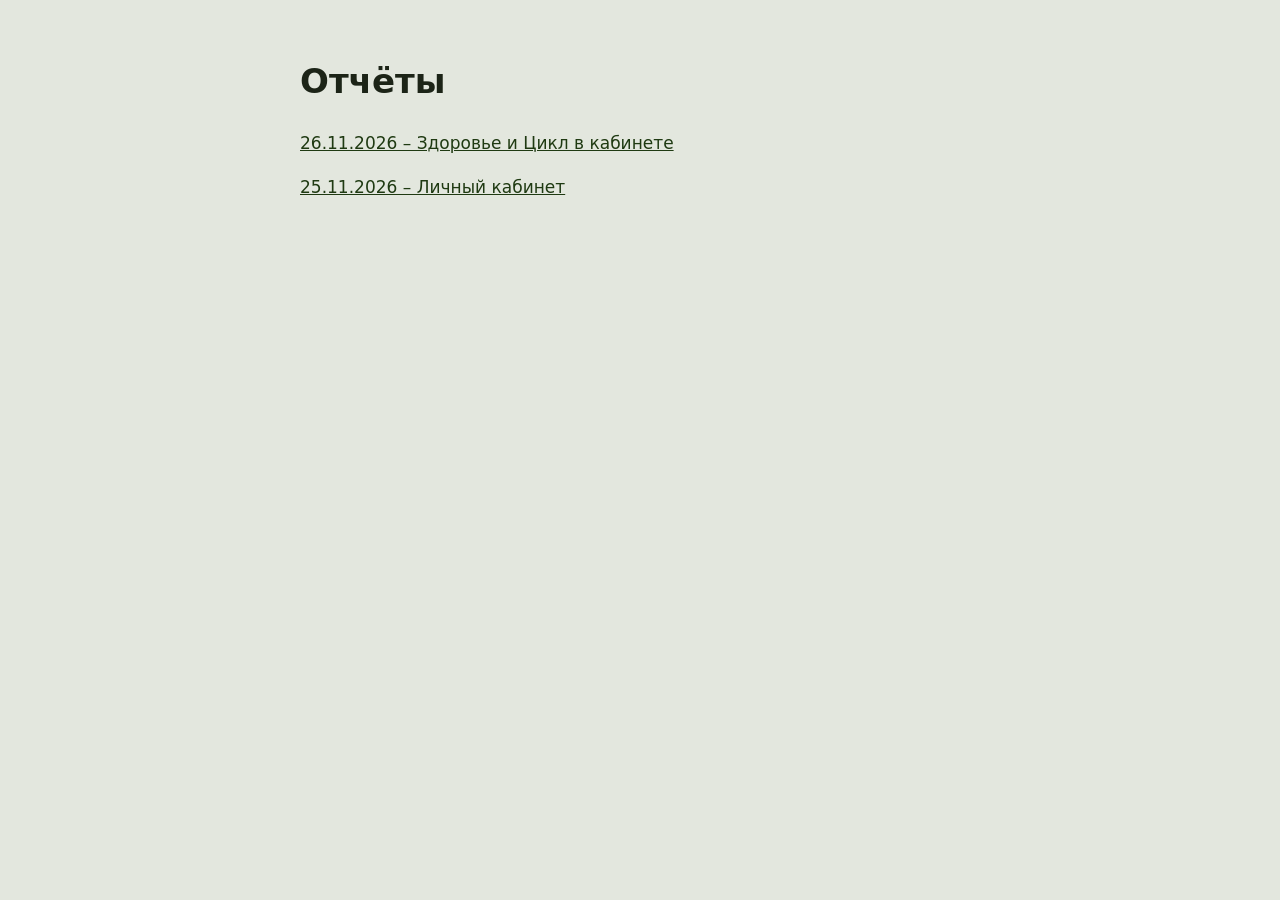
<file: otchety/index.html>
<!doctype html><html lang="ru"><meta charset="utf-8"><meta name="viewport" content="width=device-width,initial-scale=1"><meta name="robots" content="noindex"><style>body{font:17px/1.55 system-ui;max-width:680px;margin:0 auto;padding:32px 18px;background:#E3E7DE;color:#1c2417}a{color:#1F3A12}audio{width:100%}</style><title>Отчёты</title><h1>Отчёты</h1><p><a href="2026-11-26-zdorovie/">26.11.2026 – Здоровье и Цикл в кабинете</a></p><p><a href="2026-11-25-kabinet/">25.11.2026 – Личный кабинет</a></p></html>
</file>
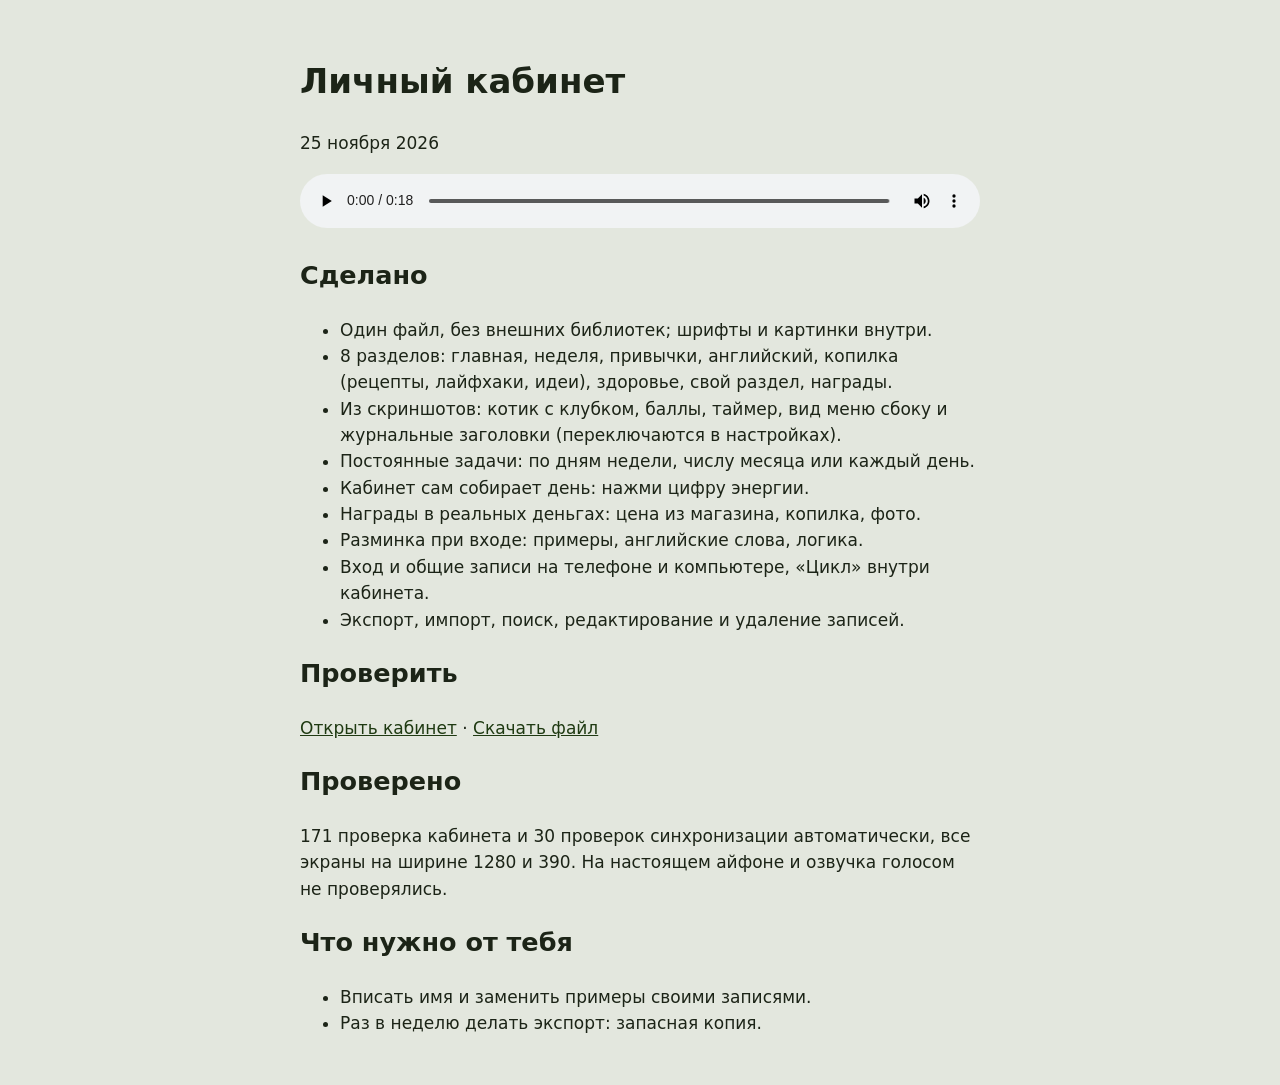
<file: otchety/2026-11-25-kabinet/index.html>
<!doctype html><html lang="ru"><meta charset="utf-8"><meta name="viewport" content="width=device-width,initial-scale=1"><meta name="robots" content="noindex"><style>body{font:17px/1.55 system-ui;max-width:680px;margin:0 auto;padding:32px 18px;background:#E3E7DE;color:#1c2417}a{color:#1F3A12}audio{width:100%}</style><title>Личный кабинет – отчёт</title><h1>Личный кабинет</h1><p>25 ноября 2026</p><audio controls src="golos.mp3"></audio>
<h2>Сделано</h2><ul><li>Один файл, без внешних библиотек; шрифты и картинки внутри.</li><li>8 разделов: главная, неделя, привычки, английский, копилка (рецепты, лайфхаки, идеи), здоровье, свой раздел, награды.</li><li>Из скриншотов: котик с клубком, баллы, таймер, вид меню сбоку и журнальные заголовки (переключаются в настройках).</li><li>Постоянные задачи: по дням недели, числу месяца или каждый день.</li><li>Кабинет сам собирает день: нажми цифру энергии.</li><li>Награды в реальных деньгах: цена из магазина, копилка, фото.</li><li>Разминка при входе: примеры, английские слова, логика.</li><li>Вход и общие записи на телефоне и компьютере, «Цикл» внутри кабинета.</li><li>Экспорт, импорт, поиск, редактирование и удаление записей.</li></ul>
<h2>Проверить</h2><p><a href="../../kabinet/">Открыть кабинет</a> · <a href="../../kabinet/index.html" download="kabinet.html">Скачать файл</a></p>
<h2>Проверено</h2><p>171 проверка кабинета и 30 проверок синхронизации автоматически, все экраны на ширине 1280 и 390. На настоящем айфоне и озвучка голосом не проверялись.</p>
<h2>Что нужно от тебя</h2><ul><li>Вписать имя и заменить примеры своими записями.</li><li>Раз в неделю делать экспорт: запасная копия.</li></ul></html>
</file>
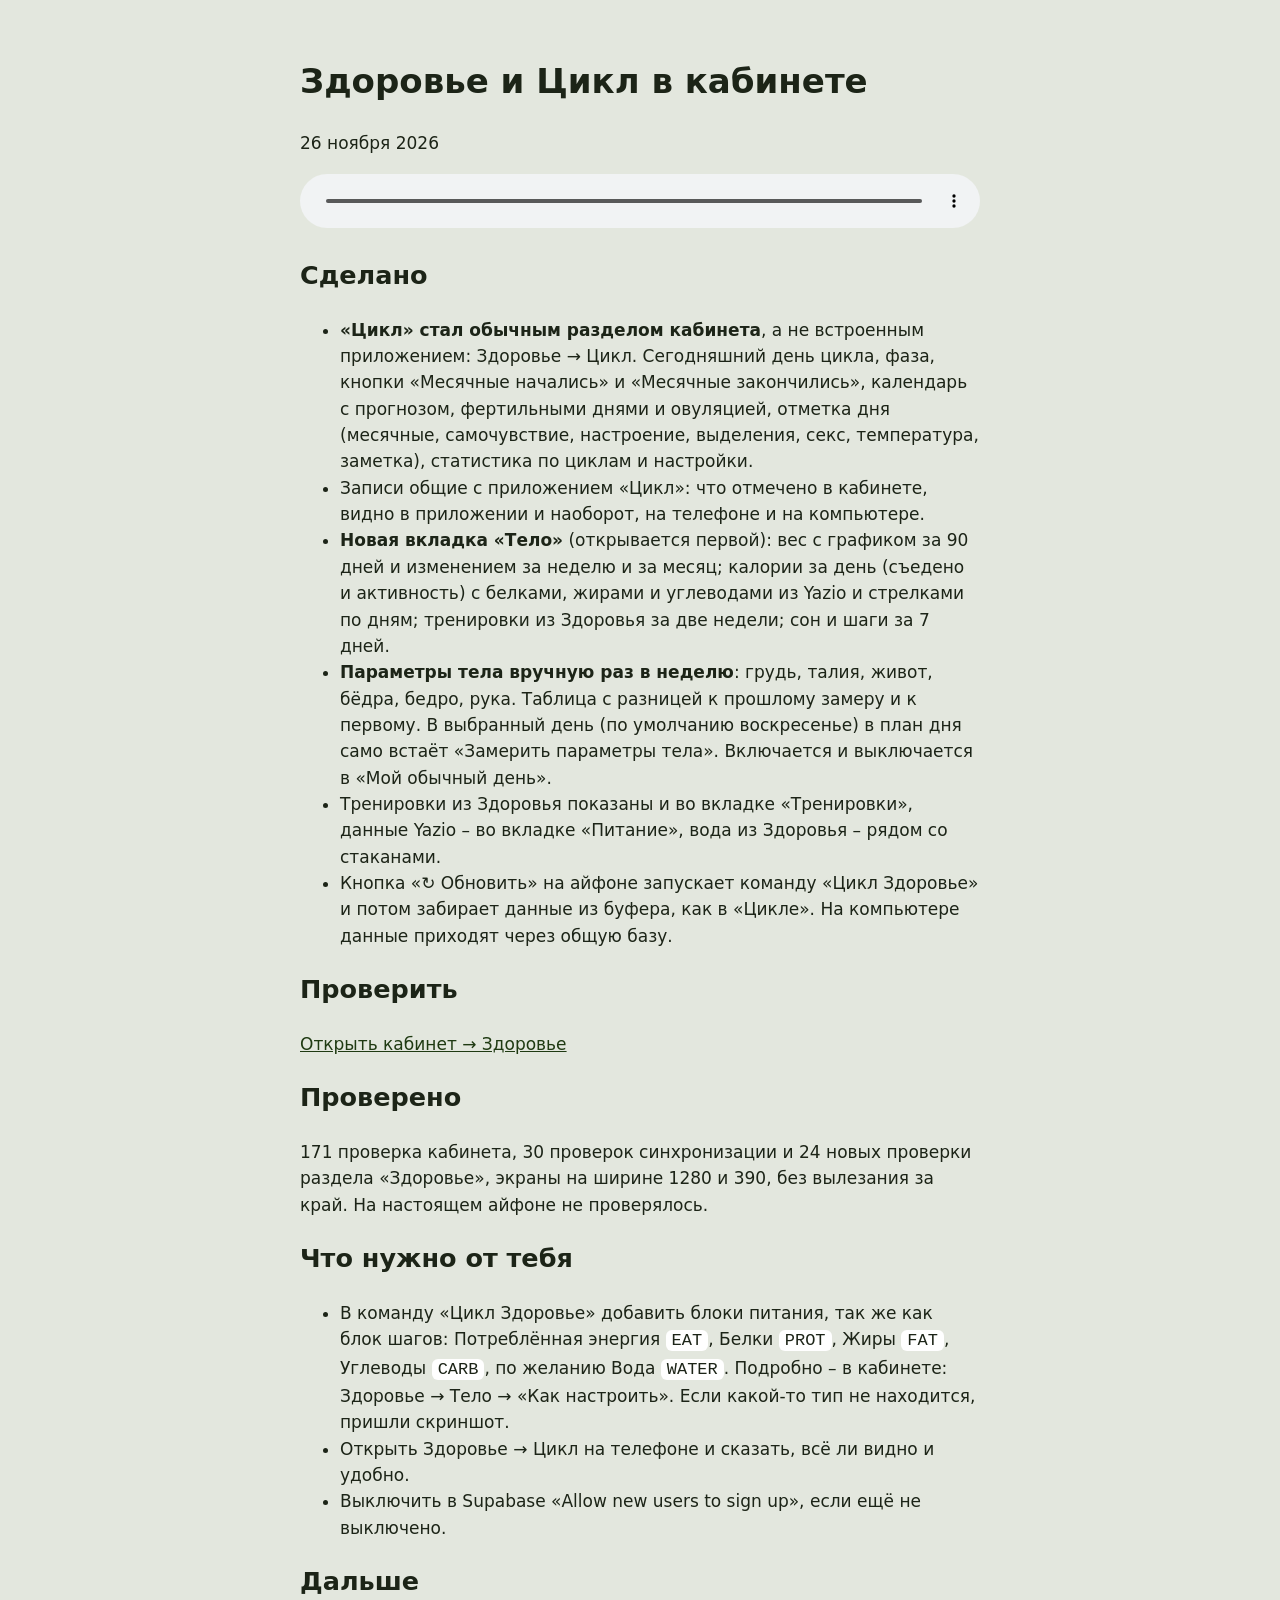
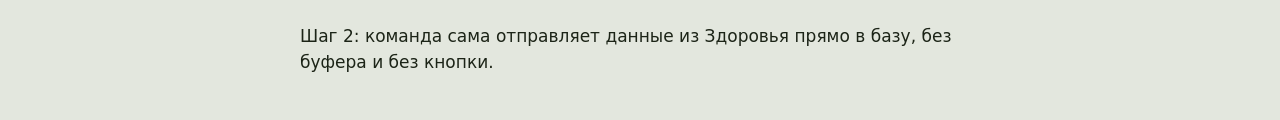
<file: otchety/2026-11-26-zdorovie/index.html>
<!doctype html><html lang="ru"><meta charset="utf-8"><meta name="viewport" content="width=device-width,initial-scale=1"><meta name="robots" content="noindex"><style>body{font:17px/1.55 system-ui;max-width:680px;margin:0 auto;padding:32px 18px;background:#E3E7DE;color:#1c2417}a{color:#1F3A12}audio{width:100%}code{background:#fff;border-radius:6px;padding:1px 6px}</style><title>Здоровье и Цикл – отчёт</title><h1>Здоровье и Цикл в кабинете</h1><p>26 ноября 2026</p><audio controls src="golos.mp3"></audio>
<h2>Сделано</h2><ul>
<li><b>«Цикл» стал обычным разделом кабинета</b>, а не встроенным приложением: Здоровье → Цикл. Сегодняшний день цикла, фаза, кнопки «Месячные начались» и «Месячные закончились», календарь с прогнозом, фертильными днями и овуляцией, отметка дня (месячные, самочувствие, настроение, выделения, секс, температура, заметка), статистика по циклам и настройки.</li>
<li>Записи общие с приложением «Цикл»: что отмечено в кабинете, видно в приложении и наоборот, на телефоне и на компьютере.</li>
<li><b>Новая вкладка «Тело»</b> (открывается первой): вес с графиком за 90 дней и изменением за неделю и за месяц; калории за день (съедено и активность) с белками, жирами и углеводами из Yazio и стрелками по дням; тренировки из Здоровья за две недели; сон и шаги за 7 дней.</li>
<li><b>Параметры тела вручную раз в неделю</b>: грудь, талия, живот, бёдра, бедро, рука. Таблица с разницей к прошлому замеру и к первому. В выбранный день (по умолчанию воскресенье) в план дня само встаёт «Замерить параметры тела». Включается и выключается в «Мой обычный день».</li>
<li>Тренировки из Здоровья показаны и во вкладке «Тренировки», данные Yazio – во вкладке «Питание», вода из Здоровья – рядом со стаканами.</li>
<li>Кнопка «↻ Обновить» на айфоне запускает команду «Цикл Здоровье» и потом забирает данные из буфера, как в «Цикле». На компьютере данные приходят через общую базу.</li>
</ul>
<h2>Проверить</h2><p><a href="../../kabinet/#heart">Открыть кабинет → Здоровье</a></p>
<h2>Проверено</h2><p>171 проверка кабинета, 30 проверок синхронизации и 24 новых проверки раздела «Здоровье», экраны на ширине 1280 и 390, без вылезания за край. На настоящем айфоне не проверялось.</p>
<h2>Что нужно от тебя</h2><ul>
<li>В команду «Цикл Здоровье» добавить блоки питания, так же как блок шагов: Потреблённая энергия <code>EAT</code>, Белки <code>PROT</code>, Жиры <code>FAT</code>, Углеводы <code>CARB</code>, по желанию Вода <code>WATER</code>. Подробно – в кабинете: Здоровье → Тело → «Как настроить». Если какой-то тип не находится, пришли скриншот.</li>
<li>Открыть Здоровье → Цикл на телефоне и сказать, всё ли видно и удобно.</li>
<li>Выключить в Supabase «Allow new users to sign up», если ещё не выключено.</li>
</ul>
<h2>Дальше</h2><p>Шаг 2: команда сама отправляет данные из Здоровья прямо в базу, без буфера и без кнопки.</p></html>
</file>
<file: style.css>
:root {
  --bg: #FBF6F4;
  --card: #FFFFFF;
  --card-2: #F6EEEC;
  --ink: #2B1F24;
  --ink-2: #6F6066;
  --ink-3: #A7989D;
  --line: #EEE3E1;
  --period: #E8476A;
  --period-ink: #FFFFFF;
  --period-soft: #FCE3E9;
  --fert: #2BAE9F;
  --fert-soft: #DDF3EF;
  --ovu: #14877A;
  --track: #F0E6E5;
  --track-2: #E4D8D7;
  --shadow: 0 1px 2px rgba(60, 20, 35, .05), 0 6px 24px rgba(60, 20, 35, .06);
  --r: 22px;
  --safe-t: env(safe-area-inset-top, 0px);
  --safe-b: env(safe-area-inset-bottom, 0px);
  color-scheme: light;
}
@media (prefers-color-scheme: dark) {
  :root {
    --bg: #151113;
    --card: #211B1E;
    --card-2: #2B2427;
    --ink: #F6EDEF;
    --ink-2: #BBA9AF;
    --ink-3: #7D6C72;
    --line: #342B2F;
    --period: #F2587B;
    --period-soft: #45212C;
    --fert: #3CC4B3;
    --fert-soft: #18352F;
    --ovu: #5ED8C8;
    --track: #2E2629;
    --track-2: #3A3135;
    --shadow: 0 1px 2px rgba(0, 0, 0, .3);
    color-scheme: dark;
  }
}

[hidden] { display: none !important; }
* { box-sizing: border-box; -webkit-tap-highlight-color: transparent; }
html, body { margin: 0; height: 100%; }
body {
  background: var(--bg);
  color: var(--ink);
  font: 16px/1.4 -apple-system, BlinkMacSystemFont, "SF Pro Text", "Segoe UI", Roboto, sans-serif;
  -webkit-font-smoothing: antialiased;
  -webkit-text-size-adjust: 100%;
  overscroll-behavior-y: none;
}
button { font: inherit; color: inherit; background: none; border: 0; padding: 0; cursor: pointer; }
input, textarea { font: inherit; font-size: 16px; color: inherit; }
svg { display: block; }

#app { min-height: 100%; }
#view {
  padding: calc(var(--safe-t) + 14px) 16px calc(var(--safe-b) + 96px);
  max-width: 560px;
  margin: 0 auto;
}

/* ---------- Tabs ---------- */
.tabs {
  position: fixed; left: 0; right: 0; bottom: 0; z-index: 20;
  display: flex; justify-content: space-around;
  padding: 6px 8px calc(var(--safe-b) + 6px);
  background: color-mix(in srgb, var(--bg) 82%, transparent);
  -webkit-backdrop-filter: saturate(1.6) blur(18px);
  backdrop-filter: saturate(1.6) blur(18px);
  border-top: 1px solid var(--line);
}
.tabs button {
  flex: 1; max-width: 110px;
  display: flex; flex-direction: column; align-items: center; gap: 2px;
  padding: 4px 0; color: var(--ink-3); font-size: 11px; font-weight: 500;
}
.tabs svg { width: 26px; height: 26px; fill: none; stroke: currentColor; stroke-width: 1.7; stroke-linecap: round; stroke-linejoin: round; }
.tabs button.on { color: var(--period); }
body.noapp .tabs { display: none; }

/* ---------- Common ---------- */
.hd { display: flex; align-items: center; justify-content: space-between; margin: 4px 2px 14px; min-height: 40px; }
.hd h1 { font-size: 30px; line-height: 1.1; margin: 0; letter-spacing: -.02em; font-weight: 700; }
.hd .date { color: var(--ink-2); font-size: 15px; margin-top: 2px; }
.card {
  background: var(--card); border-radius: var(--r); box-shadow: var(--shadow);
  padding: 18px; margin-bottom: 14px;
}
.card h2 { font-size: 17px; margin: 0 0 12px; font-weight: 650; letter-spacing: -.01em; }
.card h2 small { font-weight: 500; color: var(--ink-3); font-size: 14px; margin-left: 6px; }
.muted { color: var(--ink-2); }
.small { font-size: 14px; }
.btn {
  display: inline-flex; align-items: center; justify-content: center; gap: 8px;
  height: 48px; padding: 0 22px; border-radius: 999px;
  background: var(--period); color: #fff; font-weight: 600; font-size: 16px;
  transition: transform .12s, opacity .12s;
}
.btn:active { transform: scale(.97); opacity: .9; }
.btn.ghost { background: var(--card-2); color: var(--ink); }
.btn.white { background: #fff; color: var(--period); box-shadow: 0 4px 14px rgba(232, 71, 106, .25); }
.btn.block { width: 100%; }
.btn.sm { height: 38px; padding: 0 16px; font-size: 15px; }
.link { color: var(--period); font-weight: 600; font-size: 15px; }
.icon-btn {
  width: 40px; height: 40px; border-radius: 50%; display: grid; place-items: center;
  background: var(--card); box-shadow: var(--shadow); color: var(--ink);
}
.icon-btn svg { width: 22px; height: 22px; fill: none; stroke: currentColor; stroke-width: 2; stroke-linecap: round; stroke-linejoin: round; }

/* ---------- Today ---------- */
.ring-wrap { position: relative; width: min(100%, 340px); aspect-ratio: 1; margin: 0 auto 6px; }
.ring-wrap svg { width: 100%; height: 100%; }
.ring-c {
  position: absolute; inset: 15%; border-radius: 50%;
  display: flex; flex-direction: column; align-items: center; justify-content: center; text-align: center;
  padding: 0 6%;
}
.ring-c .t1 { font-size: 15px; color: var(--ink-2); font-weight: 500; }
.ring-c .t2 { font-size: clamp(34px, 11vw, 46px); font-weight: 750; line-height: 1.05; letter-spacing: -.03em; margin: 2px 0 4px; }
.ring-c .t2 small { font-size: .42em; font-weight: 650; margin-left: 6px; letter-spacing: 0; }
.ring-c .btn { white-space: nowrap; padding: 0 18px; }
.ring-c .t3 { font-size: 14px; color: var(--ink-2); margin-bottom: 14px; min-height: 1.2em; }
.ring-c.period .t2 { color: var(--period); }
.ring-c.fert .t2 { color: var(--fert); }
.chance { display: inline-flex; align-items: center; gap: 6px; font-size: 13px; font-weight: 600; padding: 5px 11px; border-radius: 999px; margin-bottom: 4px; }
.chance i { width: 7px; height: 7px; border-radius: 50%; background: currentColor; }
.chance.low { background: var(--card-2); color: var(--ink-2); }
.chance.mid { background: var(--fert-soft); color: var(--fert); }
.chance.high { background: var(--fert); color: #fff; }

.week { display: grid; grid-template-columns: repeat(7, 1fr); gap: 4px; margin: 4px 0 16px; }
.week button { display: flex; flex-direction: column; align-items: center; gap: 6px; padding: 6px 0; border-radius: 14px; }
.week .wd { font-size: 12px; color: var(--ink-3); font-weight: 600; text-transform: uppercase; }
.week .today .wd { color: var(--ink); }

.day {
  width: 38px; height: 38px; border-radius: 50%;
  display: grid; place-items: center; position: relative;
  font-size: 16px; font-weight: 550; font-variant-numeric: tabular-nums;
}
.day.period { background: var(--period); color: var(--period-ink); }
.day.pred { border: 1.6px dashed var(--period); color: var(--period); }
.day.fert { background: var(--fert-soft); color: var(--fert); }
.day.ovu { background: var(--fert-soft); color: var(--ovu); box-shadow: inset 0 0 0 2px var(--fert); font-weight: 750; }
.day.today:not(.period)::before {
  content: ""; position: absolute; inset: -4px; border-radius: 50%; border: 2px solid var(--ink);
}
.day.today.period::before { content: ""; position: absolute; inset: -4px; border-radius: 50%; border: 2px solid var(--period); }
.day.has::after {
  content: ""; position: absolute; bottom: -7px; left: 50%; width: 4px; height: 4px; margin-left: -2px;
  border-radius: 50%; background: var(--ink-3);
}

.chips { display: flex; flex-wrap: wrap; gap: 8px; }
.tag { font-size: 14px; padding: 6px 12px; border-radius: 999px; background: var(--card-2); }
.tag.p { background: var(--period-soft); color: var(--period); font-weight: 600; }
.logrow { display: flex; align-items: center; justify-content: space-between; gap: 12px; }
.addbtn { width: 44px; height: 44px; flex: none; border-radius: 50%; background: var(--period); color: #fff; display: grid; place-items: center; }
.addbtn svg { width: 22px; height: 22px; stroke: currentColor; stroke-width: 2.4; stroke-linecap: round; fill: none; }

.phase { display: flex; gap: 14px; align-items: flex-start; }
.phase .ph-dot { width: 42px; height: 42px; flex: none; border-radius: 14px; display: grid; place-items: center; font-size: 20px; }
.phase h3 { margin: 0 0 4px; font-size: 16px; }
.phase p { margin: 0; color: var(--ink-2); font-size: 15px; }

/* ---------- Calendar ---------- */
.cal-nav { display: flex; align-items: center; gap: 8px; }
.cal-month { font-size: 20px; font-weight: 700; text-transform: capitalize; letter-spacing: -.01em; }
.cal-head, .cal-grid { display: grid; grid-template-columns: repeat(7, 1fr); }
.cal-head div { text-align: center; font-size: 12px; font-weight: 600; color: var(--ink-3); padding: 4px 0 10px; text-transform: uppercase; }
.cal-grid { row-gap: 14px; }
.cal-grid button { display: grid; place-items: center; padding: 2px 0; }
.cal-grid .out { visibility: hidden; }
.cal-grid .future .day:not(.pred):not(.fert):not(.ovu) { color: var(--ink-2); }
.editing .cal-grid .day { background: none; color: var(--ink); box-shadow: none; border: 0; }
.editing .cal-grid .day::before { display: none; }
.editing .cal-grid .chk {
  width: 22px; height: 22px; border-radius: 50%; border: 2px solid var(--track-2); margin-top: 2px;
  display: grid; place-items: center;
}
.editing .cal-grid .on .chk { background: var(--period); border-color: var(--period); }
.editing .cal-grid .on .chk::after { content: ""; width: 9px; height: 5px; border: 2.2px solid #fff; border-top: 0; border-right: 0; transform: rotate(-45deg) translate(1px, -1px); }
.editing .cal-grid button.locked { opacity: .3; }
.cal-grid .chk { display: none; }
.editing .cal-grid .chk { display: grid; }
.editing .cal-grid button { gap: 2px; }
.legend { display: flex; flex-wrap: wrap; gap: 10px 16px; font-size: 13px; color: var(--ink-2); }
.legend span { display: inline-flex; align-items: center; gap: 6px; }
.legend i { width: 14px; height: 14px; border-radius: 50%; display: inline-block; }
.lg-p { background: var(--period); }
.lg-pr { border: 1.6px dashed var(--period); }
.lg-f { background: var(--fert-soft); }
.lg-o { background: var(--fert-soft); box-shadow: inset 0 0 0 2px var(--fert); }
.cal-actions { display: flex; gap: 10px; margin-top: 18px; }
.cal-actions .btn { flex: 1; }
.sel-info { margin-top: 14px; padding: 12px 14px; border-radius: 14px; background: var(--card-2); font-size: 14px; color: var(--ink-2); }

/* ---------- Stats ---------- */
.tiles { display: grid; grid-template-columns: 1fr 1fr; gap: 12px; margin-bottom: 14px; }
.tile { background: var(--card); border-radius: var(--r); padding: 16px; box-shadow: var(--shadow); }
.tile b { display: block; font-size: 28px; letter-spacing: -.02em; line-height: 1.1; }
.tile b small { font-size: 15px; font-weight: 600; color: var(--ink-2); margin-left: 3px; letter-spacing: 0; }
.tile span { font-size: 13px; color: var(--ink-2); }
.hist-row { display: grid; grid-template-columns: 82px 1fr 34px; align-items: center; gap: 10px; padding: 7px 0; }
.hist-row .lbl { font-size: 13px; color: var(--ink-2); line-height: 1.2; }
.hist-row .num { text-align: right; font-weight: 650; font-variant-numeric: tabular-nums; }
.bar { position: relative; height: 12px; border-radius: 6px; background: var(--track); overflow: hidden; }
.bar .p { position: absolute; left: 0; top: 0; bottom: 0; background: var(--period); border-radius: 6px; }
.bar .f { position: absolute; top: 0; bottom: 0; background: var(--fert); opacity: .55; }
.bar.cur { background: repeating-linear-gradient(90deg, var(--track) 0 6px, transparent 6px 9px); }
.freq { display: grid; grid-template-columns: 1fr 2fr 28px; gap: 10px; align-items: center; padding: 6px 0; font-size: 14px; }
.freq .bar .p { background: var(--ink-2); opacity: .45; }
.freq .num { text-align: right; color: var(--ink-2); font-variant-numeric: tabular-nums; }
.empty { text-align: center; padding: 20px 10px; color: var(--ink-2); font-size: 15px; }

/* ---------- Settings ---------- */
.group { background: var(--card); border-radius: var(--r); box-shadow: var(--shadow); margin-bottom: 14px; overflow: hidden; }
.group-t { font-size: 13px; color: var(--ink-3); text-transform: uppercase; letter-spacing: .04em; font-weight: 600; margin: 20px 18px 8px; }
.row { display: flex; align-items: center; justify-content: space-between; gap: 12px; min-height: 54px; padding: 10px 18px; width: 100%; text-align: left; }
.row + .row { border-top: 1px solid var(--line); }
.row .rt { flex: 1; min-width: 0; }
.row .rt div:last-child:not(:first-child) { font-size: 13px; color: var(--ink-2); margin-top: 2px; }
.row.danger { color: var(--period); }
.row .chev { color: var(--ink-3); font-size: 20px; }
.stepper { display: inline-flex; align-items: center; gap: 4px; background: var(--card-2); border-radius: 999px; padding: 3px; }
.stepper button { width: 34px; height: 34px; border-radius: 50%; font-size: 20px; line-height: 1; display: grid; place-items: center; }
.stepper button:active { background: var(--track-2); }
.stepper span { min-width: 30px; text-align: center; font-weight: 650; font-variant-numeric: tabular-nums; }
.stepper.dis { opacity: .4; pointer-events: none; }
.switch { position: relative; width: 51px; height: 31px; flex: none; }
.switch input { opacity: 0; position: absolute; inset: 0; margin: 0; z-index: 1; cursor: pointer; }
.switch i { position: absolute; inset: 0; border-radius: 999px; background: var(--track-2); transition: background .2s; }
.switch i::after { content: ""; position: absolute; top: 2px; left: 2px; width: 27px; height: 27px; border-radius: 50%; background: #fff; box-shadow: 0 2px 4px rgba(0,0,0,.2); transition: transform .2s; }
.switch input:checked + i { background: var(--fert); }
.switch input:checked + i::after { transform: translateX(20px); }
.note { font-size: 13px; color: var(--ink-3); margin: 8px 18px 0; line-height: 1.45; }

/* ---------- Sheet ---------- */
.sheet { position: fixed; inset: 0; z-index: 50; }
.sheet-bg { position: absolute; inset: 0; background: rgba(20, 8, 12, .38); opacity: 0; transition: opacity .25s; }
.sheet-card {
  position: absolute; left: 0; right: 0; bottom: 0; max-height: 92vh; max-height: 92dvh;
  background: var(--bg); border-radius: 26px 26px 0 0;
  transform: translateY(100%); transition: transform .32s cubic-bezier(.2, .8, .2, 1);
  display: flex; flex-direction: column; max-width: 640px; margin: 0 auto;
}
.sheet.open .sheet-bg { opacity: 1; }
.sheet.open .sheet-card { transform: none; }
.sheet-grab { width: 38px; height: 5px; border-radius: 3px; background: var(--track-2); margin: 8px auto 0; flex: none; }
#sheet-body { overflow-y: auto; -webkit-overflow-scrolling: touch; padding: 6px 16px calc(var(--safe-b) + 18px); }
.sh-hd { display: flex; align-items: center; justify-content: space-between; position: sticky; top: 0; background: var(--bg); padding: 8px 0 10px; z-index: 2; }
.sh-hd h2 { margin: 0; font-size: 22px; letter-spacing: -.01em; }
.sh-hd .sub { color: var(--ink-2); font-size: 14px; }
.sec { background: var(--card); border-radius: 18px; padding: 14px; margin-bottom: 12px; box-shadow: var(--shadow); }
.sec h4 { margin: 0 0 10px; font-size: 15px; font-weight: 650; display: flex; align-items: center; gap: 8px; }
.sec h4 i { width: 10px; height: 10px; border-radius: 50%; display: inline-block; }
.opt { display: flex; flex-wrap: wrap; gap: 8px; }
.opt button {
  padding: 9px 14px; border-radius: 999px; font-size: 15px; background: var(--card-2); color: var(--ink);
  border: 1.5px solid transparent; transition: background .15s, color .15s;
  user-select: none; -webkit-user-select: none;
}
.opt button.on { background: var(--c, var(--period)); color: #fff; }
.opt.c-flow { --c: var(--period); }
.opt.c-sym { --c: #8B6CD6; }
.opt.c-mood { --c: #E39A2D; }
.opt.c-dis { --c: #3B9BD9; }
.opt.c-sex { --c: #D3507F; }
.nums { display: grid; grid-template-columns: 1fr 1fr; gap: 10px; }
.field { display: flex; flex-direction: column; gap: 6px; font-size: 13px; color: var(--ink-2); }
.field input, textarea {
  width: 100%; border: 1.5px solid var(--line); background: var(--card-2); border-radius: 12px;
  padding: 11px 12px; outline: none; color: var(--ink);
}
.field input:focus, textarea:focus { border-color: var(--period); }
textarea { resize: none; min-height: 84px; }

/* ---------- Onboarding ---------- */
.ob { min-height: calc(100dvh - var(--safe-t) - var(--safe-b) - 40px); display: flex; flex-direction: column; justify-content: center; padding-bottom: 40px; }
.ob-logo { width: 76px; height: 76px; border-radius: 20px; margin: 0 auto 18px; box-shadow: 0 8px 24px rgba(232, 71, 106, .3); }
.ob h1 { text-align: center; font-size: 28px; margin: 0 0 8px; letter-spacing: -.02em; }
.ob > p { text-align: center; color: var(--ink-2); margin: 0 0 26px; }
.ob .card .row { padding: 10px 0; }
.ob input[type=date] {
  border: 1.5px solid var(--line); background: var(--card-2); border-radius: 12px; padding: 9px 10px;
  min-width: 150px; text-align: center; -webkit-appearance: none; appearance: none; color: var(--ink);
}
.ob .alt { text-align: center; margin-top: 14px; }

/* ---------- Lock ---------- */
.lock { position: fixed; inset: 0; z-index: 100; background: var(--bg); display: flex; flex-direction: column; align-items: center; justify-content: center; padding: 20px; }
.lock h2 { margin: 16px 0 18px; font-size: 20px; }
.dots { display: flex; gap: 16px; margin-bottom: 34px; }
.dots i { width: 14px; height: 14px; border-radius: 50%; border: 2px solid var(--ink-3); }
.dots i.on { background: var(--period); border-color: var(--period); }
.dots.err { animation: shake .35s; }
@keyframes shake { 25% { transform: translateX(-8px); } 75% { transform: translateX(8px); } }
.pad { display: grid; grid-template-columns: repeat(3, 76px); gap: 16px 22px; }
.pad button { width: 76px; height: 76px; border-radius: 50%; background: var(--card); box-shadow: var(--shadow); font-size: 28px; font-weight: 500; }
.pad button:active { background: var(--card-2); }
.pad button.fn { background: none; box-shadow: none; font-size: 15px; color: var(--ink-2); }

/* ---------- Toast ---------- */
.toast {
  position: fixed; left: 50%; bottom: calc(var(--safe-b) + 92px); z-index: 120;
  transform: translate(-50%, 20px); opacity: 0; pointer-events: none;
  background: var(--ink); color: var(--bg); padding: 11px 18px; border-radius: 14px;
  font-size: 15px; font-weight: 500; max-width: calc(100% - 32px); text-align: center;
  transition: opacity .2s, transform .2s;
}
.toast.show { opacity: 1; transform: translate(-50%, 0); }

.fade { animation: fade .25s ease; }
@keyframes fade { from { opacity: 0; transform: translateY(6px); } to { opacity: 1; transform: none; } }
@media (prefers-reduced-motion: reduce) {
  .fade, .dots.err { animation: none; }
  .sheet-card, .sheet-bg, .toast { transition: none; }
}
.ring-halo { transform-box: fill-box; transform-origin: center; animation: halo 2.4s ease-in-out infinite; }
@keyframes halo { 0%, 100% { transform: scale(1); opacity: 1; } 50% { transform: scale(1.25); opacity: .5; } }
@media (prefers-reduced-motion: reduce) { .ring-halo { animation: none; } }

/* быстрые кнопки под кругом */
.quick {
  display: flex; gap: 6px; overflow-x: auto; scrollbar-width: none;
  margin: 0 -16px 18px; padding: 2px 16px 4px; scroll-snap-type: x proximity;
}
.quick::-webkit-scrollbar { display: none; }
.quick button { flex: none; width: 72px; display: flex; flex-direction: column; align-items: center; gap: 6px; scroll-snap-align: start; }
.q-ico {
  width: 54px; height: 54px; border-radius: 50%; display: grid; place-items: center; font-size: 24px; position: relative;
  background: var(--card); box-shadow: var(--shadow); transition: transform .12s;
}
.quick button:active .q-ico { transform: scale(.92); }
.q-lbl { font-size: 12px; color: var(--ink-2); font-weight: 500; white-space: nowrap; }
.quick .done .q-ico { background: color-mix(in srgb, var(--qc) 16%, var(--card)); box-shadow: inset 0 0 0 2px var(--qc); }
.quick .done .q-ico::after {
  content: "✓"; position: absolute; right: -2px; top: -2px; width: 18px; height: 18px; border-radius: 50%;
  background: var(--qc); color: #fff; font-size: 11px; font-weight: 800; display: grid; place-items: center;
  border: 2px solid var(--bg);
}
.quick .done .q-lbl { color: var(--ink); }
.sec.flash { animation: flash 1.2s ease; }
@keyframes flash { 0%, 40% { box-shadow: 0 0 0 2px var(--period), var(--shadow); } 100% { box-shadow: var(--shadow); } }
@media (min-width: 520px) { .quick { justify-content: center; } }

/* Здоровье */
.h-grid { display: grid; grid-template-columns: 1fr 1fr; gap: 10px; }
.h-item { background: var(--card-2); border-radius: 16px; padding: 12px; display: flex; flex-direction: column; gap: 2px; min-width: 0; }
.h-item .h-ico { font-size: 18px; margin-bottom: 4px; }
.h-item b { font-size: 18px; letter-spacing: -.01em; }
.h-item span:last-child { font-size: 12px; color: var(--ink-2); overflow: hidden; text-overflow: ellipsis; white-space: nowrap; }
.h-row { display: flex; justify-content: space-between; align-items: center; gap: 12px; padding: 8px 0; font-size: 15px; }
.h-row + .h-row { border-top: 1px solid var(--line); }
.h-row b { font-weight: 650; font-variant-numeric: tabular-nums; white-space: nowrap; }
.h-table { display: grid; grid-template-columns: 1.3fr repeat(4, 1fr); gap: 0; font-size: 14px; }
.h-table > div { padding: 9px 2px; border-bottom: 1px solid var(--line); }
.h-th { font-size: 12px; color: var(--ink-3); font-weight: 600; text-align: right; }
.h-tl { color: var(--ink-2); }
.h-td { text-align: right; font-weight: 600; font-variant-numeric: tabular-nums; }
.h-chart { width: 100%; height: auto; overflow: visible; }
.h-code { font: 600 13px/1 ui-monospace, "SF Mono", Menlo, monospace; background: var(--card-2); color: var(--period); padding: 3px 6px; border-radius: 6px; white-space: nowrap; }
.h-raw { font: 12px/1.45 ui-monospace, "SF Mono", Menlo, monospace; background: var(--card-2); padding: 10px; border-radius: 10px; white-space: pre-wrap; word-break: break-all; margin: 0; }
.h-help p, .h-help ol { margin: 0 0 8px; font-size: 15px; line-height: 1.5; }
.h-help ol { padding-left: 20px; }
.h-help li { margin-bottom: 8px; }
.h-help p:last-child, .h-help ol:last-child { margin-bottom: 0; }
.h-tpl { background: var(--card-2); border-radius: 10px; padding: 10px 12px; margin: 8px 0; line-height: 2; font-size: 14px; }

/* неделя со стрелками и выбор дня */
.week { grid-template-columns: 22px repeat(7, 1fr) 22px; align-items: center; }
.wk-arrow { display: grid; place-items: center; height: 60px; color: var(--ink-3); }
.wk-arrow svg { width: 18px; height: 18px; fill: none; stroke: currentColor; stroke-width: 2.2; stroke-linecap: round; stroke-linejoin: round; }
.week .is-today .wd { color: var(--period); }
.week .is-today .day:not(.period):not(.fert):not(.ovu):not(.pred) { color: var(--period); font-weight: 750; }
.ring-wrap [data-rday] { cursor: pointer; }
.txt { width: 150px; border: 1.5px solid var(--line); background: var(--card-2); border-radius: 10px; padding: 8px 10px; text-align: right; outline: none; color: var(--ink); }
.txt:focus { border-color: var(--period); }
</file>
